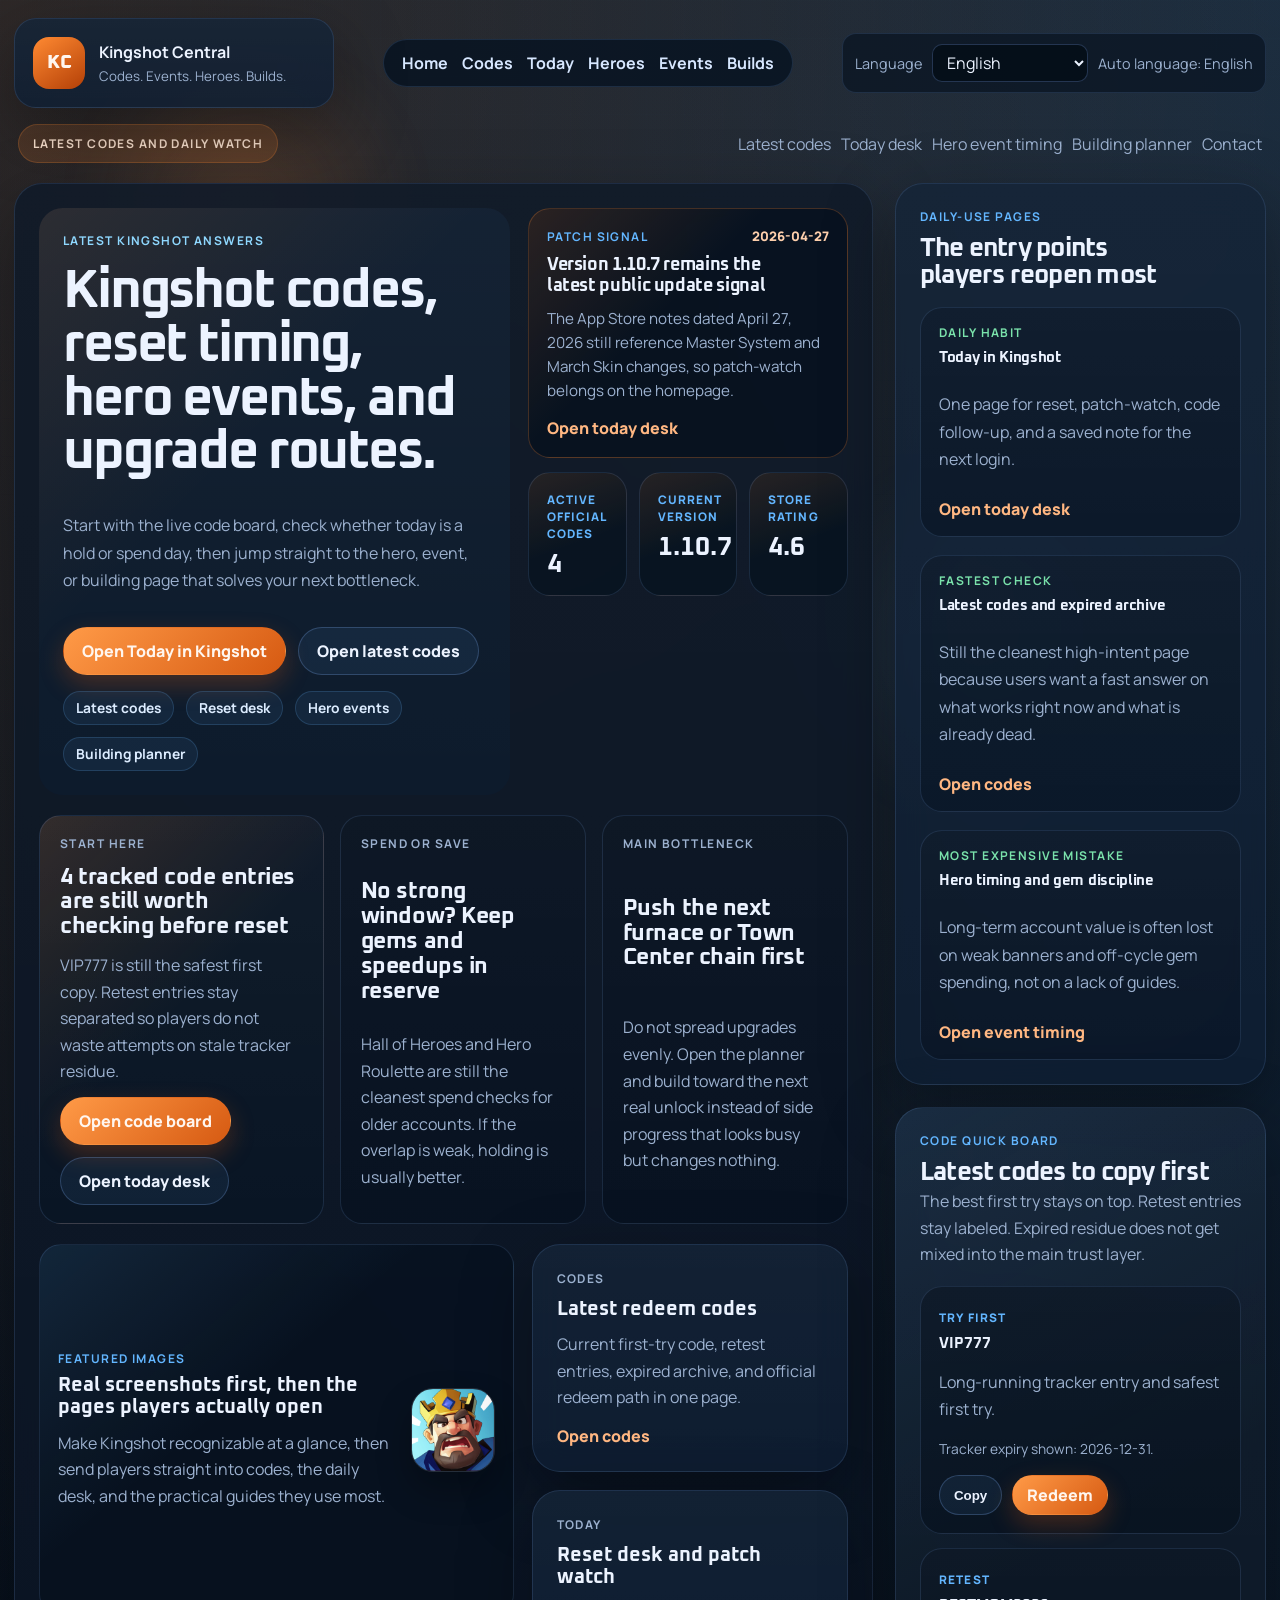
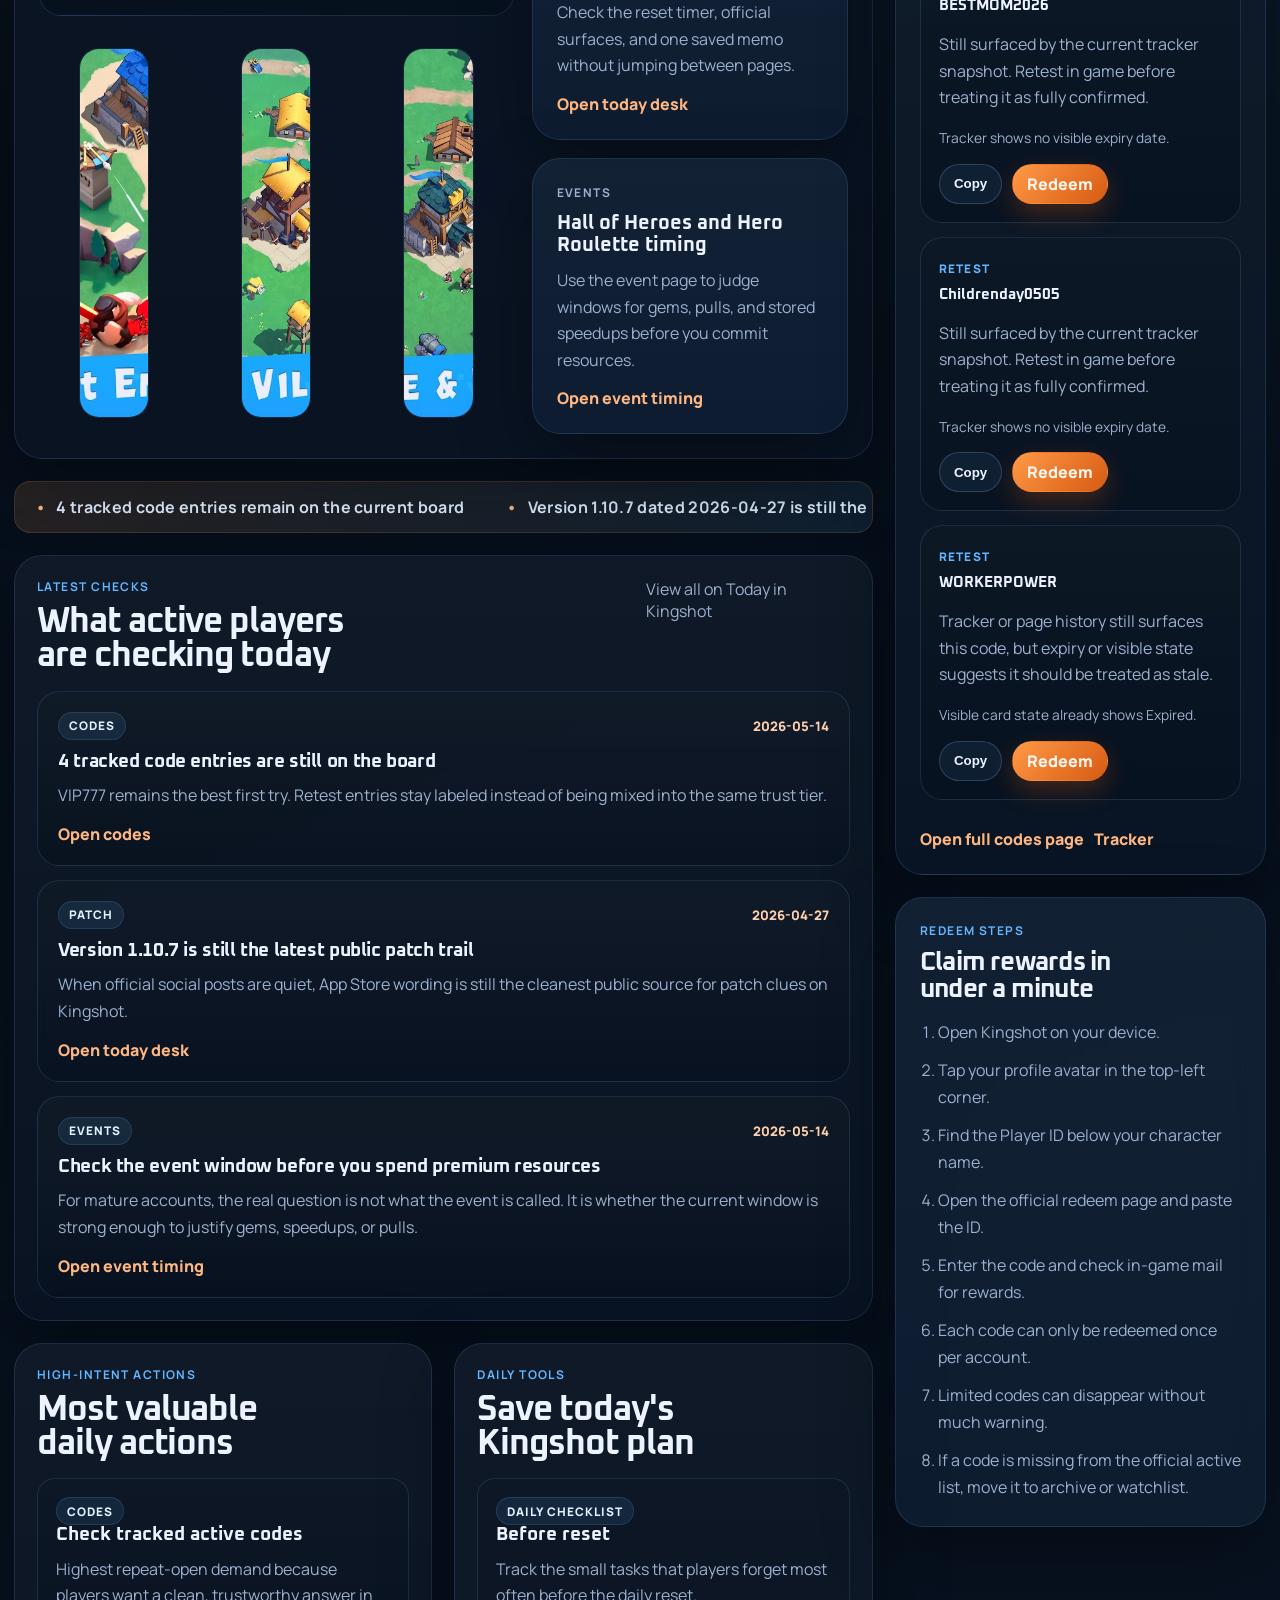
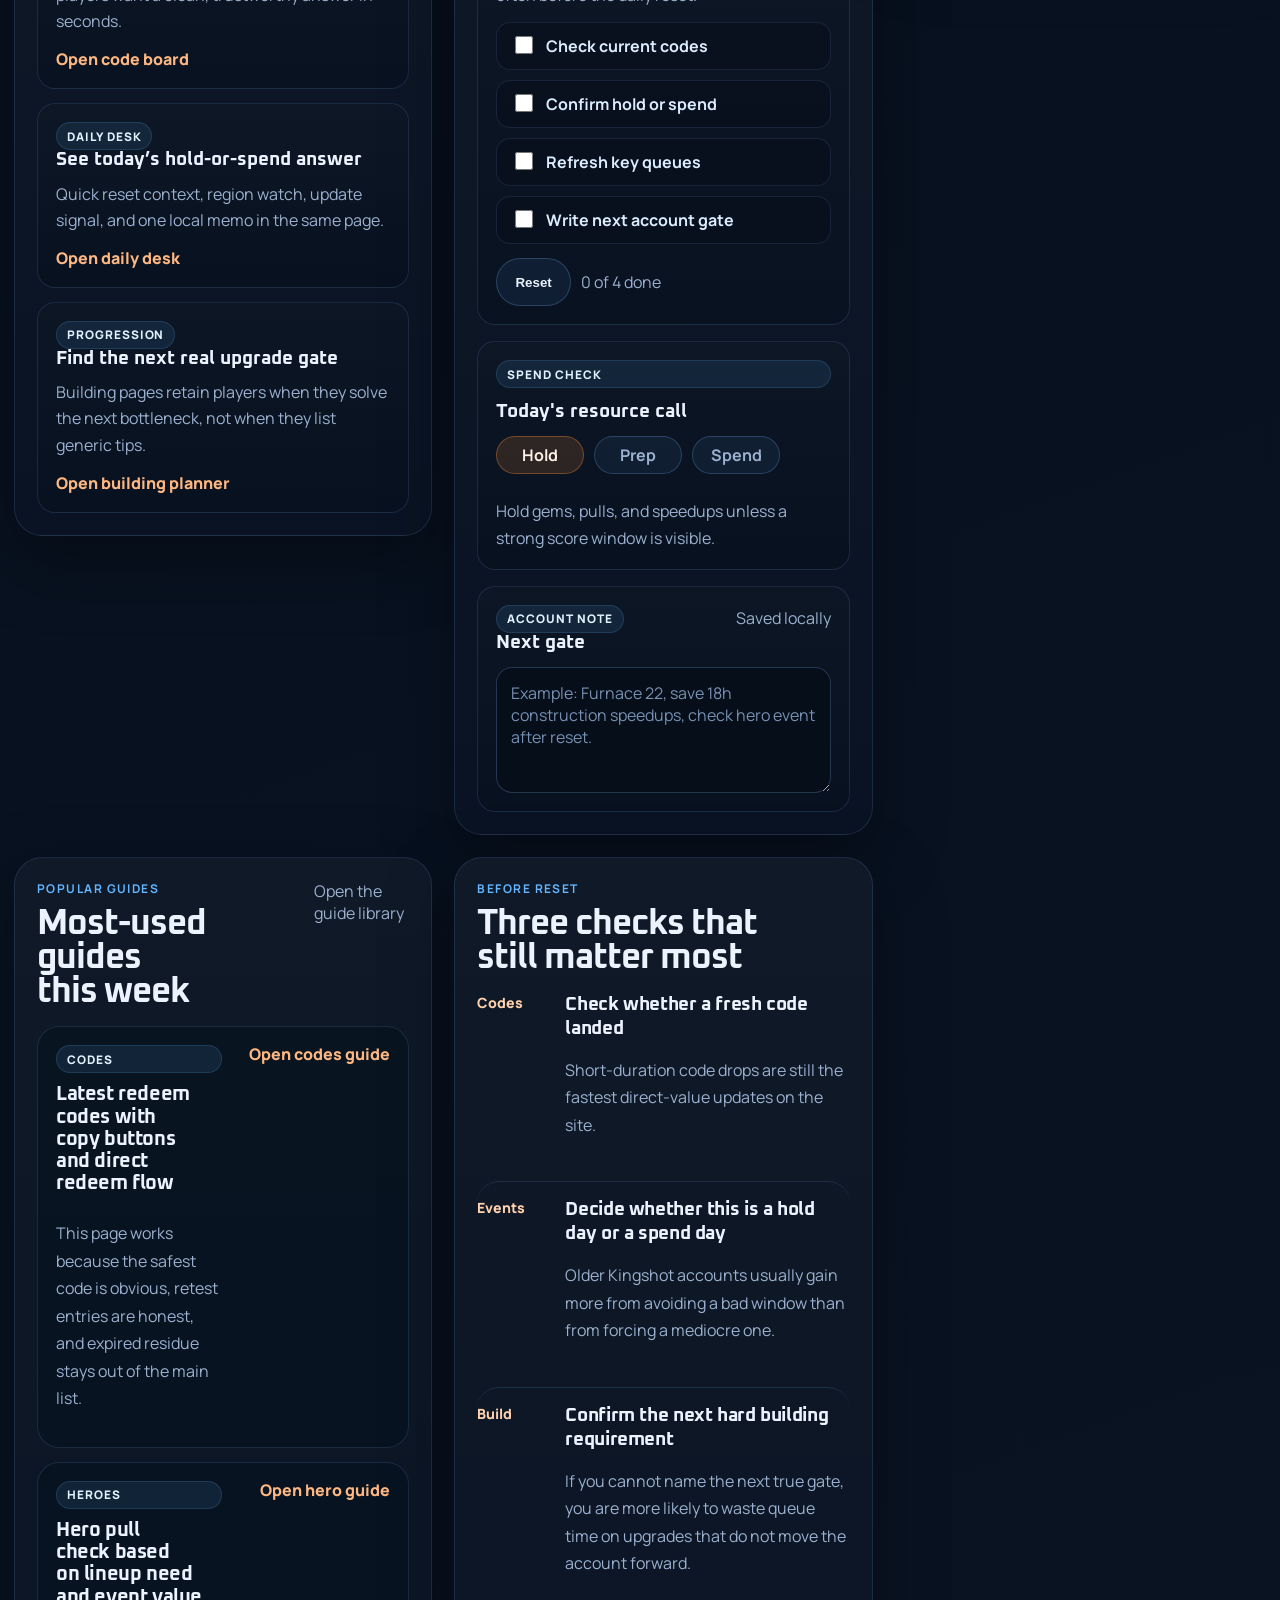
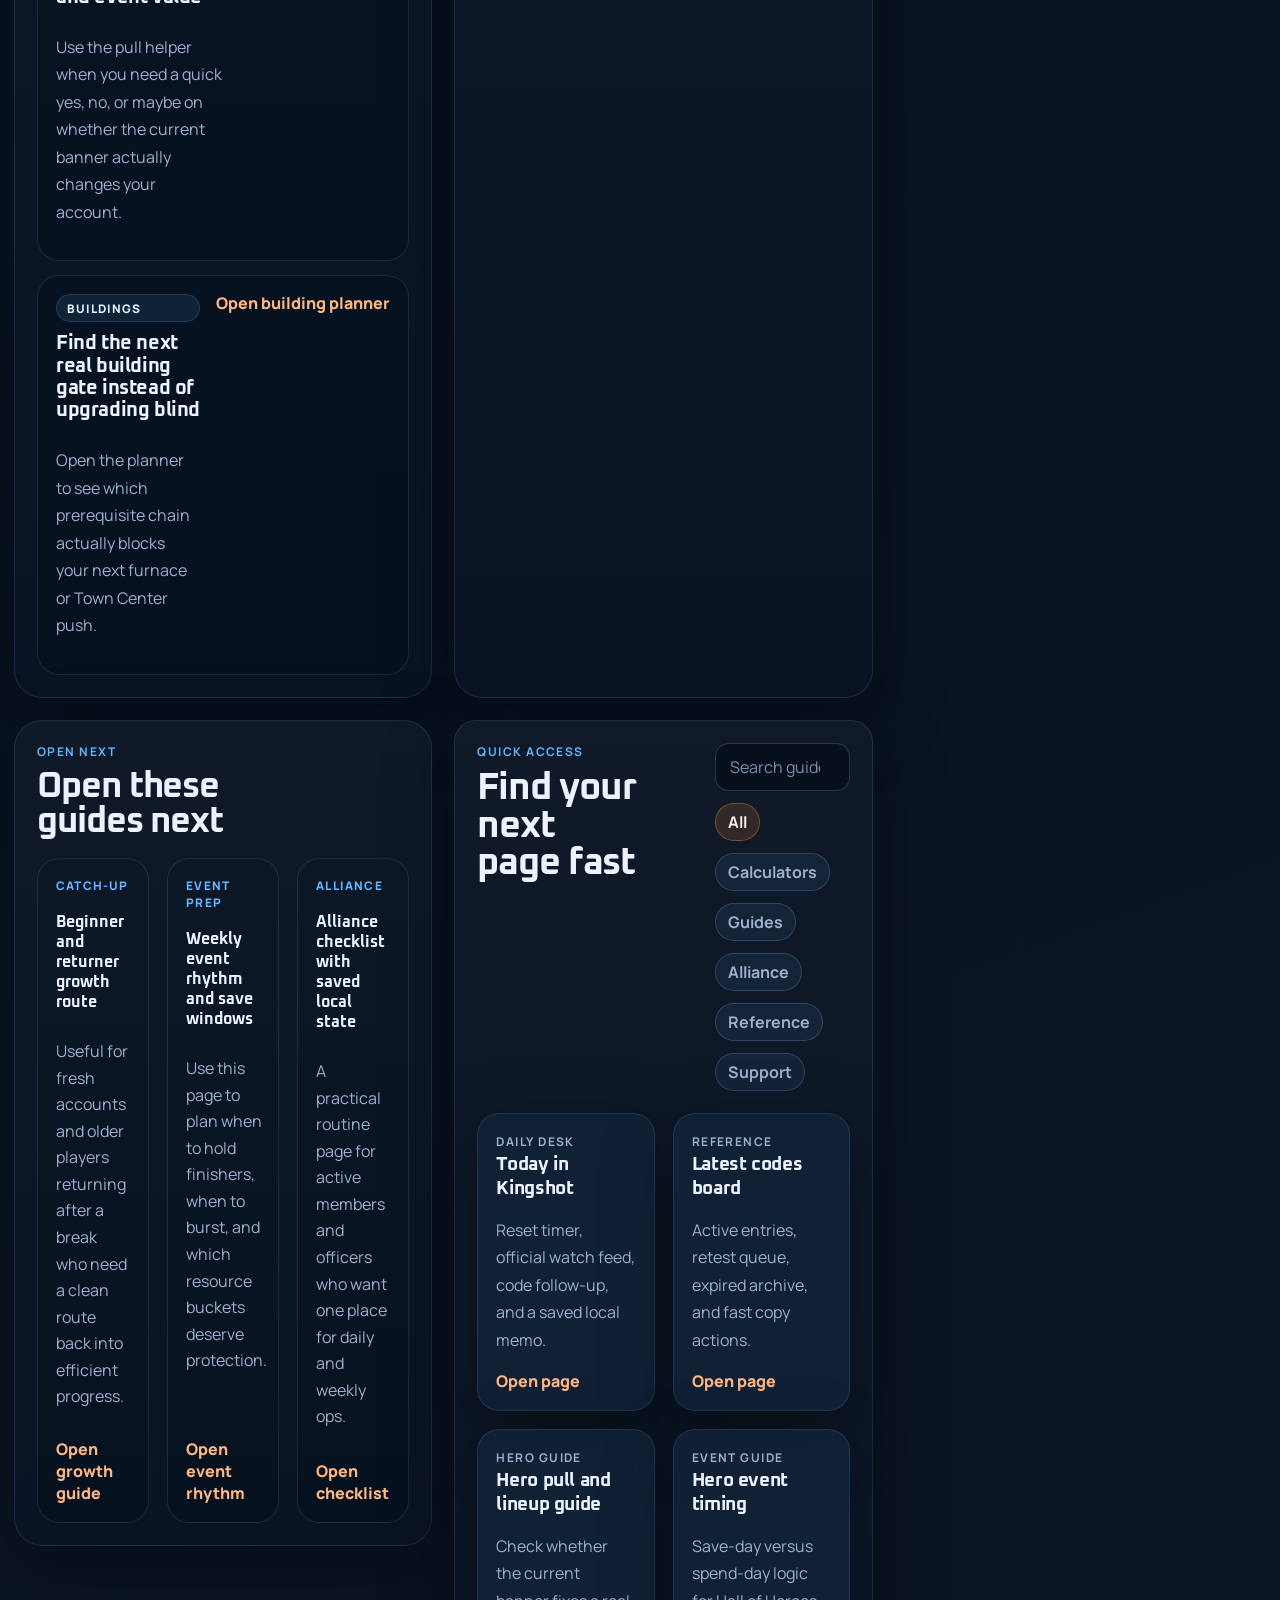
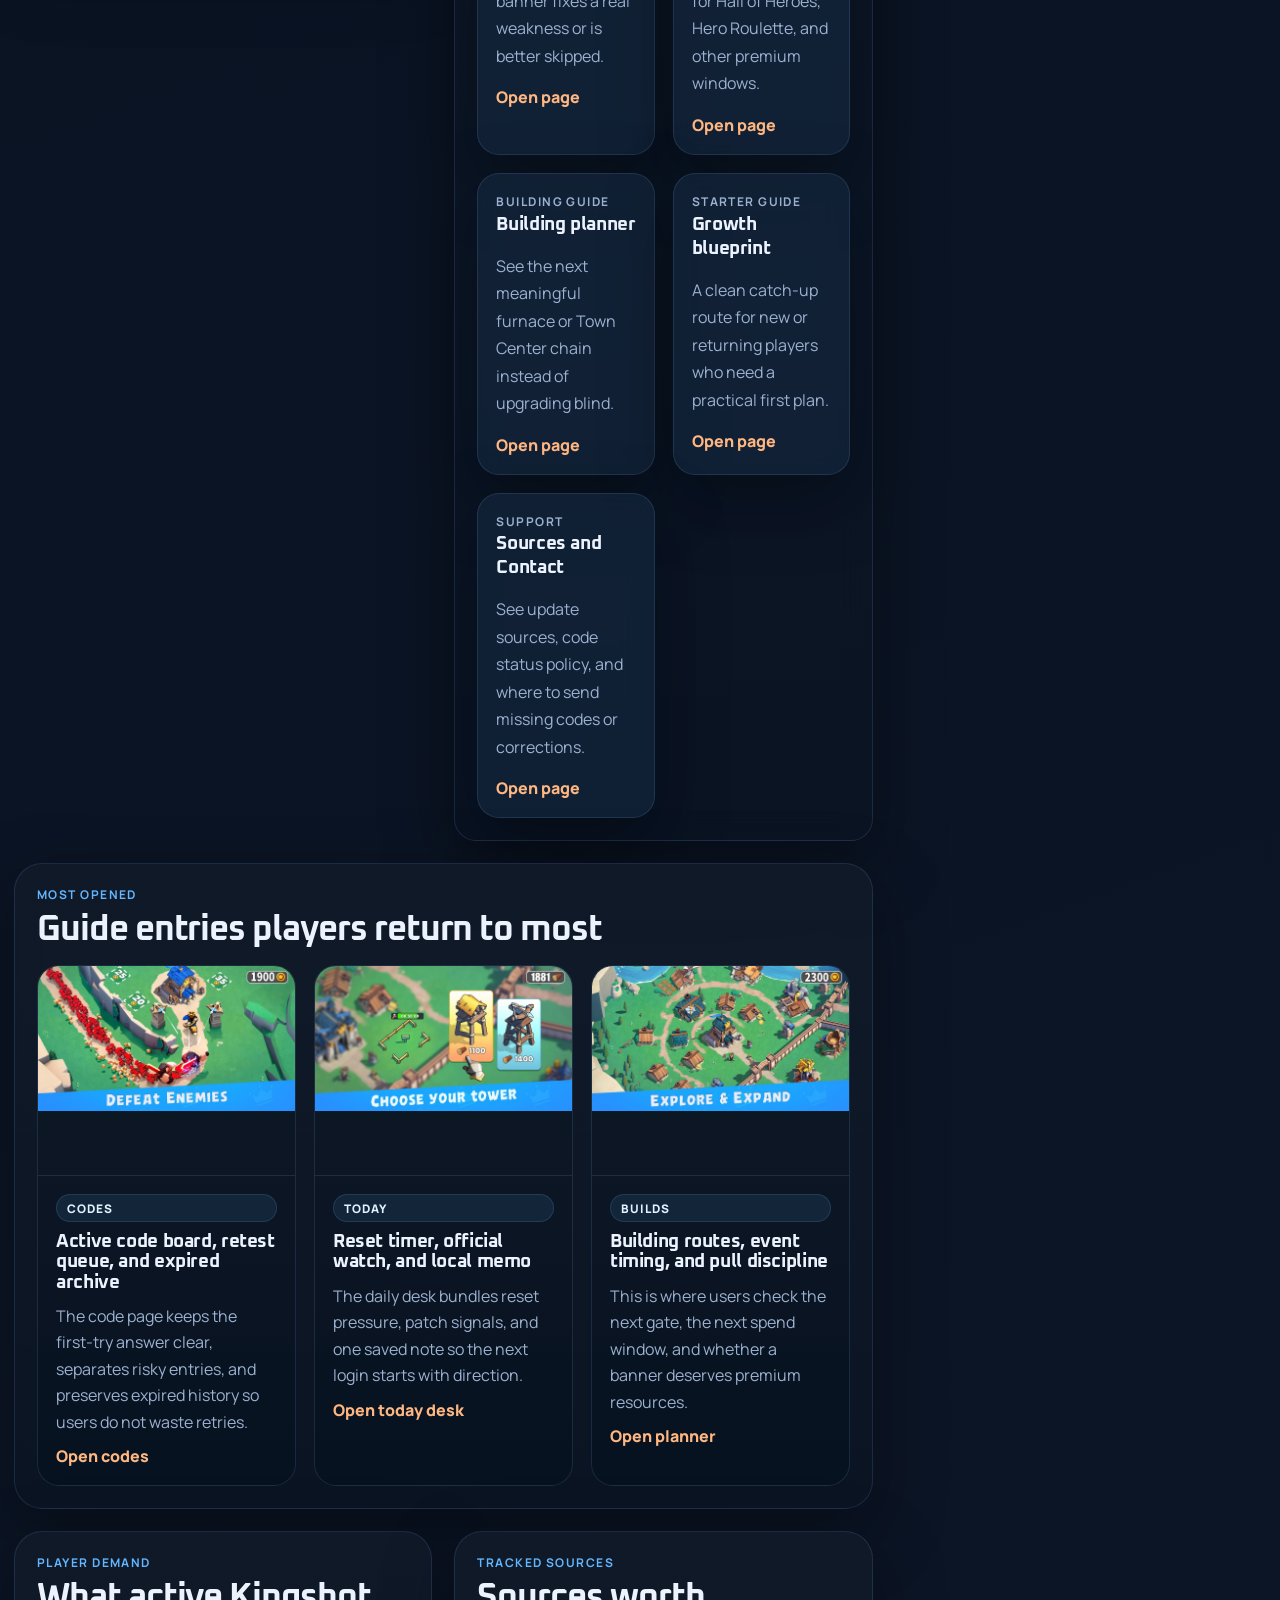
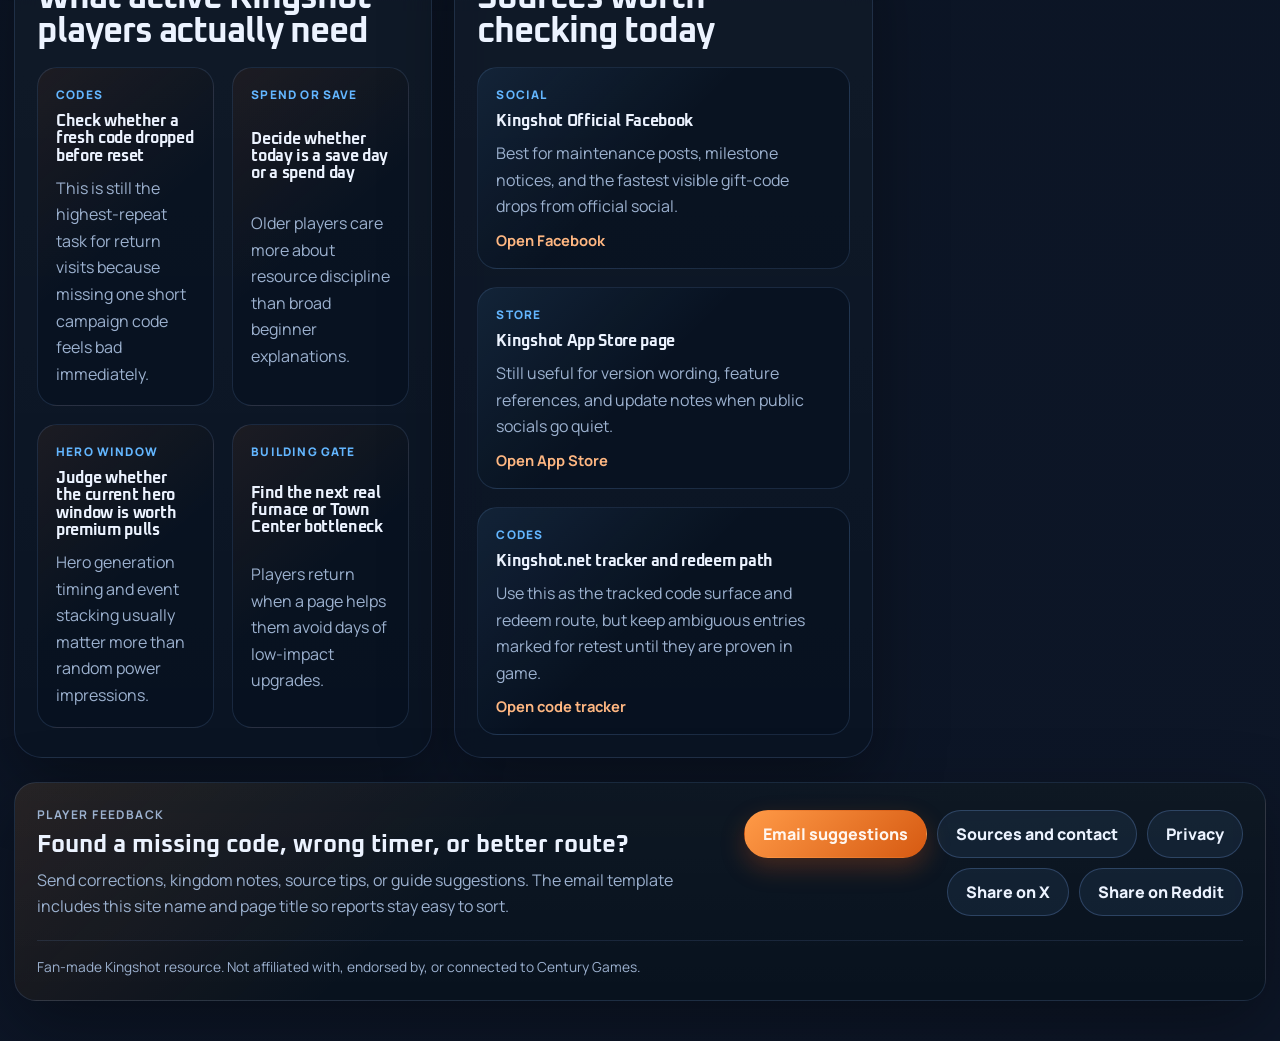
<file: index.html>
<!DOCTYPE html>
<html lang="en">
  <head>
    <meta charset="UTF-8" />
    <meta name="viewport" content="width=device-width, initial-scale=1.0" />
    <title>Kingshot Central | Kingshot News, Codes, and Strategy Guides</title>
    <meta
      name="description"
      content="Kingshot Central is a Kingshot news and strategy portal with official codes, patch tracking, hero guides, event planning, and daily-use progression pages."
    />
    <link rel="canonical" href="https://kings20.top/" />
    <meta property="og:title" content="Kingshot Central | Kingshot Codes, Reset, Heroes, and Builds" />
    <meta property="og:description" content="Check Kingshot codes, daily reset watch, hero event timing, building routes, and alliance tools in one practical player portal." />
    <meta property="og:type" content="website" />
    <meta property="og:url" content="https://kings20.top/" />
    <meta property="og:image" content="https://kings20.top/assets/kingshot-shot-1.webp" />
    <meta name="twitter:card" content="summary_large_image" />
    <meta name="twitter:title" content="Kingshot Central | Codes, Reset, Heroes, and Builds" />
    <meta name="twitter:description" content="A practical Kingshot portal for codes, daily reset checks, hero timing, event planning, and building routes." />
    <meta name="twitter:image" content="https://kings20.top/assets/kingshot-shot-1.webp" />
    <!-- Google Search Console: <meta name="google-site-verification" content="PASTE_GOOGLE_TOKEN_HERE" /> -->
    <!-- Bing Webmaster Tools: <meta name="msvalidate.01" content="PASTE_BING_TOKEN_HERE" /> -->
    <link rel="preconnect" href="https://fonts.googleapis.com" />
    <link rel="preconnect" href="https://fonts.gstatic.com" crossorigin />
    <link
      href="https://fonts.googleapis.com/css2?family=Manrope:wght@400;500;600;700;800&family=Oxanium:wght@500;600;700;800&display=swap"
      rel="stylesheet"
    />
    <link rel="stylesheet" href="./styles.css" />
    <script
      async
      src="https://pagead2.googlesyndication.com/pagead/js/adsbygoogle.js?client=ca-pub-2456404542897668"
      crossorigin="anonymous"
    ></script>
  </head>
  <body class="home-body home-news-body" data-page="home">
    <div class="bg-orb bg-orb-a"></div>
    <div class="bg-orb bg-orb-b"></div>
    <div class="grid-overlay"></div>

    <div class="site-frame">
      <header class="news-header">
        <div class="news-header-main masthead-top">
          <a class="brand-lockup news-brand" href="./index.html">
            <span class="brand-mark">KC</span>
            <span>
              <strong>Kingshot Central</strong>
              <small>Codes. Events. Heroes. Builds.</small>
            </span>
          </a>

          <nav class="news-topnav" aria-label="Primary">
            <a href="./index.html">Home</a>
            <a href="./guides/codes.html">Codes</a>
            <a href="./guides/today.html">Today</a>
            <a href="./guides/hero-meta.html">Heroes</a>
            <a href="./guides/event-core.html">Events</a>
            <a href="./guides/building-planner.html">Builds</a>
          </nav>
        </div>

        <div class="news-subnav">
          <div class="status-pill">Latest codes and daily watch</div>
          <div class="masthead-links">
            <a href="./guides/codes.html">Latest Codes</a>
            <a href="./guides/today.html">Today Desk</a>
              <a href="./guides/event-core.html">Hero Event Timing</a>
              <a href="./guides/building-planner.html">Building Planner</a>
              <a href="./guides/sources-contact.html">Contact</a>
            </div>
        </div>
      </header>

      <main class="news-main-layout">
        <section class="news-primary-column">
          <section class="headline-hero" id="overview">
            <div class="headline-main">
              <div class="headline-story">
                <p class="eyebrow bright">Latest Kingshot answers</p>
                <h1>Kingshot codes, reset timing, hero events, and upgrade routes.</h1>
                <p class="hero-lede">
                  Start with the live code board, check whether today is a hold or spend day, and
                  jump into the guide that solves your next real account bottleneck.
                </p>
                <div class="hero-actions">
                  <a class="button button-primary" href="./guides/today.html">Open Today in Kingshot</a>
                  <a class="button button-secondary" href="./guides/codes.html">Open latest codes</a>
                </div>
                <div class="hero-tags">
                  <span>Latest codes</span>
                  <span>Reset desk</span>
                  <span>Hero events</span>
                  <span>Building planner</span>
                </div>
              </div>
              <aside class="headline-side">
                <div class="hero-mini-grid"></div>
              </aside>
            </div>

            <section class="hero-quick-answers">
              <article class="answer-card answer-card-primary">
                <p class="section-kicker">Answer first</p>
                <h2>Check the code board before reset.</h2>
                <p class="answer-copy">Start with the latest codes, then decide whether this is a save day or a spend day, then confirm the next hard upgrade gate.</p>
                <div class="answer-actions">
                  <a class="button button-primary" href="./guides/codes.html">Check code board</a>
                  <a class="button button-secondary" href="./guides/today.html">Open daily desk</a>
                </div>
              </article>

              <article class="answer-card">
                <p class="section-kicker">Spend or save</p>
                <h2>Hold resources when the window is weak.</h2>
                <p>For older accounts, the biggest mistake is still spending gems, pulls, or speedups outside a strong hero or score window.</p>
              </article>

              <article class="answer-card">
                <p class="section-kicker">Main bottleneck</p>
                <h2>Push the next real building chain.</h2>
                <p>Open the planner when you need the next furnace or Town Center route, not another vague list of generic upgrade tips.</p>
              </article>
            </section>

            <div class="headline-media-strip">
              <div class="headline-media-main">
                <div class="command-center"></div>
              </div>
              <aside class="headline-media-rail">
                <article class="glass-card promo-card promo-codes-card">
                  <p class="section-kicker">Codes</p>
                  <h2>Latest redeem codes</h2>
                  <p>Copy the safest current codes first, then review retest entries and the expired archive.</p>
                  <a class="card-link" href="./guides/codes.html">Open codes</a>
                </article>

                <article class="glass-card promo-card promo-today-card">
                  <p class="section-kicker">Today</p>
                  <h2>Reset desk and patch watch</h2>
                  <p>See the reset timer, official watch layer, and your next daily priority in one place.</p>
                  <a class="card-link" href="./guides/today.html">Open daily desk</a>
                </article>

                <article class="glass-card promo-card promo-news-card">
                  <p class="section-kicker">Event guide</p>
                  <h2>Hall of Heroes and Hero Roulette timing</h2>
                  <p>Check whether the current event window is strong enough to justify gems, pulls, or speedups.</p>
                  <a class="card-link" href="./guides/event-core.html">Open event timing</a>
                </article>
              </aside>
            </div>
          </section>

          <section class="ticker-bar" aria-label="Site highlights">
            <div class="ticker-track">
              <span>Official codes page still shows 4 active entries</span>
              <span>Version 1.10.7 dated April 27, 2026 is still the newest store signal</span>
              <span>Player ID redeem steps are documented in the codes guide</span>
            </div>
          </section>

          <section class="news-section top-news-panel">
            <div class="section-head">
              <div>
                <p class="section-kicker">Latest watch</p>
                <h2>Latest Kingshot watch</h2>
              </div>
              <a class="text-link" href="./guides/today.html">View all update notes</a>
            </div>
            <div class="top-news-list"></div>
          </section>

          <section class="news-grid-two core-utility-grid">
            <section class="news-section utility-priority-panel">
              <div class="section-head">
                <div>
                  <p class="section-kicker">High-intent actions</p>
                  <h2>Most valuable daily actions</h2>
                </div>
              </div>
              <div class="priority-action-grid">
                <article class="priority-action-card">
                  <span class="feature-label">Codes</span>
                  <h3>Check tracked active codes</h3>
                  <p>Highest repeat-open demand because players want a clean, trustworthy answer in seconds.</p>
                  <a class="feature-link" href="./guides/codes.html">Open code board</a>
                </article>
                <article class="priority-action-card">
                  <span class="feature-label">Daily desk</span>
                  <h3>See today’s hold-or-spend answer</h3>
                  <p>Quick reset context, region watch, update signal, and one local memo in the same page.</p>
                  <a class="feature-link" href="./guides/today.html">Open daily desk</a>
                </article>
                <article class="priority-action-card">
                  <span class="feature-label">Progression</span>
                  <h3>Find the next real upgrade gate</h3>
                  <p>Building pages retain players when they solve the next bottleneck, not when they list generic tips.</p>
                  <a class="feature-link" href="./guides/building-planner.html">Open building planner</a>
                </article>
              </div>
            </section>

            <section class="news-section daily-tools-panel" data-home-daily-tools>
              <div class="section-head">
                <div>
                  <p class="section-kicker">Daily tools</p>
                  <h2>Save today's Kingshot plan</h2>
                </div>
              </div>
              <div class="home-tool-stack">
                <article class="home-tool-card home-checklist-card">
                  <div>
                    <span class="feature-label">Daily checklist</span>
                    <h3>Before reset</h3>
                    <p>Track the small tasks that players forget most often before the daily reset.</p>
                  </div>
                  <div class="home-mini-checklist" data-home-checklist="kingshot-home-daily">
                    <label><input type="checkbox" data-item="codes" /> Check current codes</label>
                    <label><input type="checkbox" data-item="reset" /> Confirm hold or spend</label>
                    <label><input type="checkbox" data-item="queues" /> Refresh key queues</label>
                    <label><input type="checkbox" data-item="memo" /> Write next account gate</label>
                  </div>
                  <div class="home-tool-actions">
                    <button class="button button-secondary" type="button" id="home-reset-checklist">Reset</button>
                    <span class="memo-status" id="home-checklist-status">0 of 4 done</span>
                  </div>
                </article>

                <article class="home-tool-card home-decision-card">
                  <span class="feature-label">Spend check</span>
                  <h3>Today's resource call</h3>
                  <div class="home-decision-controls">
                    <button class="chip active" type="button" data-home-plan="hold">Hold</button>
                    <button class="chip" type="button" data-home-plan="prep">Prep</button>
                    <button class="chip" type="button" data-home-plan="spend">Spend</button>
                  </div>
                  <p id="home-plan-result">Hold gems, pulls, and speedups unless a strong score window is visible.</p>
                </article>

                <article class="home-tool-card home-note-card">
                  <div class="section-head compact-section-head">
                    <div>
                      <span class="feature-label">Account note</span>
                      <h3>Next gate</h3>
                    </div>
                    <span class="memo-status" id="home-note-status">Saved locally</span>
                  </div>
                  <textarea id="home-note" class="home-note-field" placeholder="Example: Furnace 22, save 18h construction speedups, check hero event after reset."></textarea>
                </article>
              </div>
            </section>
          </section>

          <section class="news-grid-two">
            <section class="news-section feature-stack" id="guides">
              <div class="section-head">
                <div>
                  <p class="section-kicker">Popular guides</p>
                  <h2>Most-read pages this week</h2>
                </div>
                <a class="text-link" href="./guides/hero-meta.html">Browse all guides</a>
              </div>
              <div class="feature-list"></div>
            </section>

            <section class="news-section updates-panel" id="updates">
              <div class="section-head">
                <div>
                  <p class="section-kicker">Update desk</p>
                  <h2>What changed and why it matters</h2>
                </div>
              </div>
              <div class="update-list"></div>
            </section>
          </section>

          <section class="news-grid-two secondary-news-grid">
            <section class="news-section spotlight-panel">
              <div class="section-head">
                <div>
                  <p class="section-kicker">Must-read topics</p>
                  <h2>Strategy topics worth opening next</h2>
                </div>
              </div>
              <div class="spotlight-grid"></div>
            </section>

            <section class="news-section tools-hub compact-tools-hub" id="featured-tools">
              <div class="hub-header">
                <div>
                  <p class="section-kicker">Tool hub</p>
                  <h2>Find the right page in a few seconds</h2>
                </div>
                <div class="tool-filters">
                  <input
                    id="tool-search"
                    class="tool-search"
                    type="search"
                    placeholder="Search tools, guides, and reference pages"
                  />
                  <div class="chip-row">
                    <button class="chip active" data-filter="all" type="button">All</button>
                    <button class="chip" data-filter="calculator" type="button">Calculators</button>
                    <button class="chip" data-filter="guide" type="button">Guides</button>
                <button class="chip" data-filter="alliance" type="button">Alliance</button>
                <button class="chip" data-filter="reference" type="button">Reference</button>
                <button class="chip" data-filter="support" type="button">Support</button>
              </div>
            </div>
              </div>

              <div class="tool-grid" id="tool-grid">
                <article class="tool-card" data-tags="guide alliance daily tracker officer operations today reset memo region update">
                  <p class="tool-type">Daily desk</p>
                  <h3>Today in Kingshot</h3>
                  <p>Reset countdown, official watch feed, current focus, and a saved local memo.</p>
                  <a href="./guides/today.html">Open page</a>
                </article>

                <article class="tool-card" data-tags="reference codes redeem archive gift latest">
                  <p class="tool-type">Reference</p>
                  <h3>Latest Codes Archive</h3>
                  <p>Working and expired codes with dates, notes, and fast copy buttons.</p>
                  <a href="./guides/codes.html">Open page</a>
                </article>

                <article class="tool-card" data-tags="guide heroes meta lineup gem priorities pull">
                  <p class="tool-type">Hero guide</p>
                  <h3>Hero Meta and Priorities</h3>
                  <p>What to pull, what to skip, and how to think by generation and role.</p>
                  <a href="./guides/hero-meta.html">Open page</a>
                </article>

                <article class="tool-card" data-tags="guide events hall heroes roulette gems marks">
                  <p class="tool-type">Event guide</p>
                  <h3>Hall of Heroes and Hero Roulette</h3>
                  <p>Weekly windows, gem logic, and which events deserve saved resources.</p>
                  <a href="./guides/event-core.html">Open page</a>
                </article>

                <article class="tool-card" data-tags="calculator reference buildings furnace planner requirements town center build">
                  <p class="tool-type">Building guide</p>
                  <h3>Building Planner</h3>
                  <p>Town Center chain, military supports, and the upgrade order that matters most.</p>
                  <a href="./guides/building-planner.html">Open page</a>
                </article>

                <article class="tool-card" data-tags="guide beginner growth progression account">
                  <p class="tool-type">Starter guide</p>
                  <h3>Beginner Growth Blueprint</h3>
                  <p>What to rush, what to save, and how to avoid wasting early resources.</p>
                  <a href="./guides/beginner-growth.html">Open page</a>
                </article>

                <article class="tool-card" data-tags="support contact sources feedback corrections official">
                  <p class="tool-type">Support</p>
                  <h3>Sources and Contact</h3>
                  <p>See update sources, code status policy, and where to send missing codes or corrections.</p>
                  <a href="./guides/sources-contact.html">Open page</a>
                </article>
              </div>
            </section>
          </section>

          <section class="news-section visual-briefing-panel">
            <div class="section-head">
              <div>
                <p class="section-kicker">Featured</p>
                <h2>Game screenshots and key guide entries</h2>
              </div>
            </div>
            <div class="visual-briefing-grid"></div>
          </section>

          <section class="news-grid-two editorial-depth-grid">
            <section class="news-section player-needs-panel">
              <div class="section-head">
                <div>
                  <p class="section-kicker">Core guides</p>
                  <h2>Priority topics to keep updated</h2>
                </div>
              </div>
              <div class="player-needs-grid"></div>
            </section>

            <section class="news-section source-watch-panel">
              <div class="section-head">
                <div>
                  <p class="section-kicker">Official channels</p>
                  <h2>Main sources for updates and code tracking</h2>
                </div>
              </div>
              <div class="source-watch-grid"></div>
            </section>
          </section>
        </section>

        <aside class="news-sidebar-column">
          <section class="glass-card sidebar-module sidebar-live-module" id="database">
            <div class="section-head">
              <div>
                <p class="section-kicker">Most opened pages</p>
                <h2>High-frequency entry points</h2>
              </div>
            </div>
            <div class="database-grid"></div>
          </section>

          <section class="glass-card sidebar-module live-ops-panel">
            <div class="section-head">
              <div>
                <p class="section-kicker">Official codes</p>
                <h2>Check the current active code list first</h2>
              </div>
            </div>
            <div class="ops-cards">
              <div class="ops-card">
                <span class="ops-label">Codes</span>
                <strong>Official active entries</strong>
                  <p>Direct path into one of the highest-repeat pages on the site.</p>
                <a class="card-link" href="./guides/codes.html">Open codes</a>
              </div>
            </div>
          </section>

          <section class="glass-card sidebar-module roadmap-panel">
            <div class="section-head">
              <div>
                <p class="section-kicker">Redeem steps</p>
                <h2>How players find Player ID and claim codes</h2>
              </div>
            </div>
            <ol class="build-order"></ol>
          </section>
        </aside>
      </main>

      <section class="ad-slot ad-leaderboard homepage-ad-band" aria-label="Advertisement" data-ad-slot="home_leaderboard" data-ad-format="auto" hidden>
        <span class="ad-slot-label" data-i18n="shared.adLabel">Advertisement</span>
        <div class="ad-slot-inner"></div>
      </section>
    </div>

    <nav class="mobile-dock" aria-label="Mobile quick actions">
      <a href="./index.html">Home</a>
      <a href="./guides/today.html">Today</a>
      <a href="./guides/codes.html">Codes</a>
      <a href="./guides/hero-meta.html">Heroes</a>
      <a href="./guides/event-core.html">Events</a>
    </nav>

    <script src="./site-data.js"></script>
    <script src="./site-config.js"></script>
    <script src="./i18n.js"></script>
    <script src="./home.js"></script>
    <script src="./ads-config.js"></script>
    <script src="./ads.js"></script>
    <script src="./site-schema.js"></script>
    <script src="./site-footer.js"></script>
  </body>
</html>
</file>
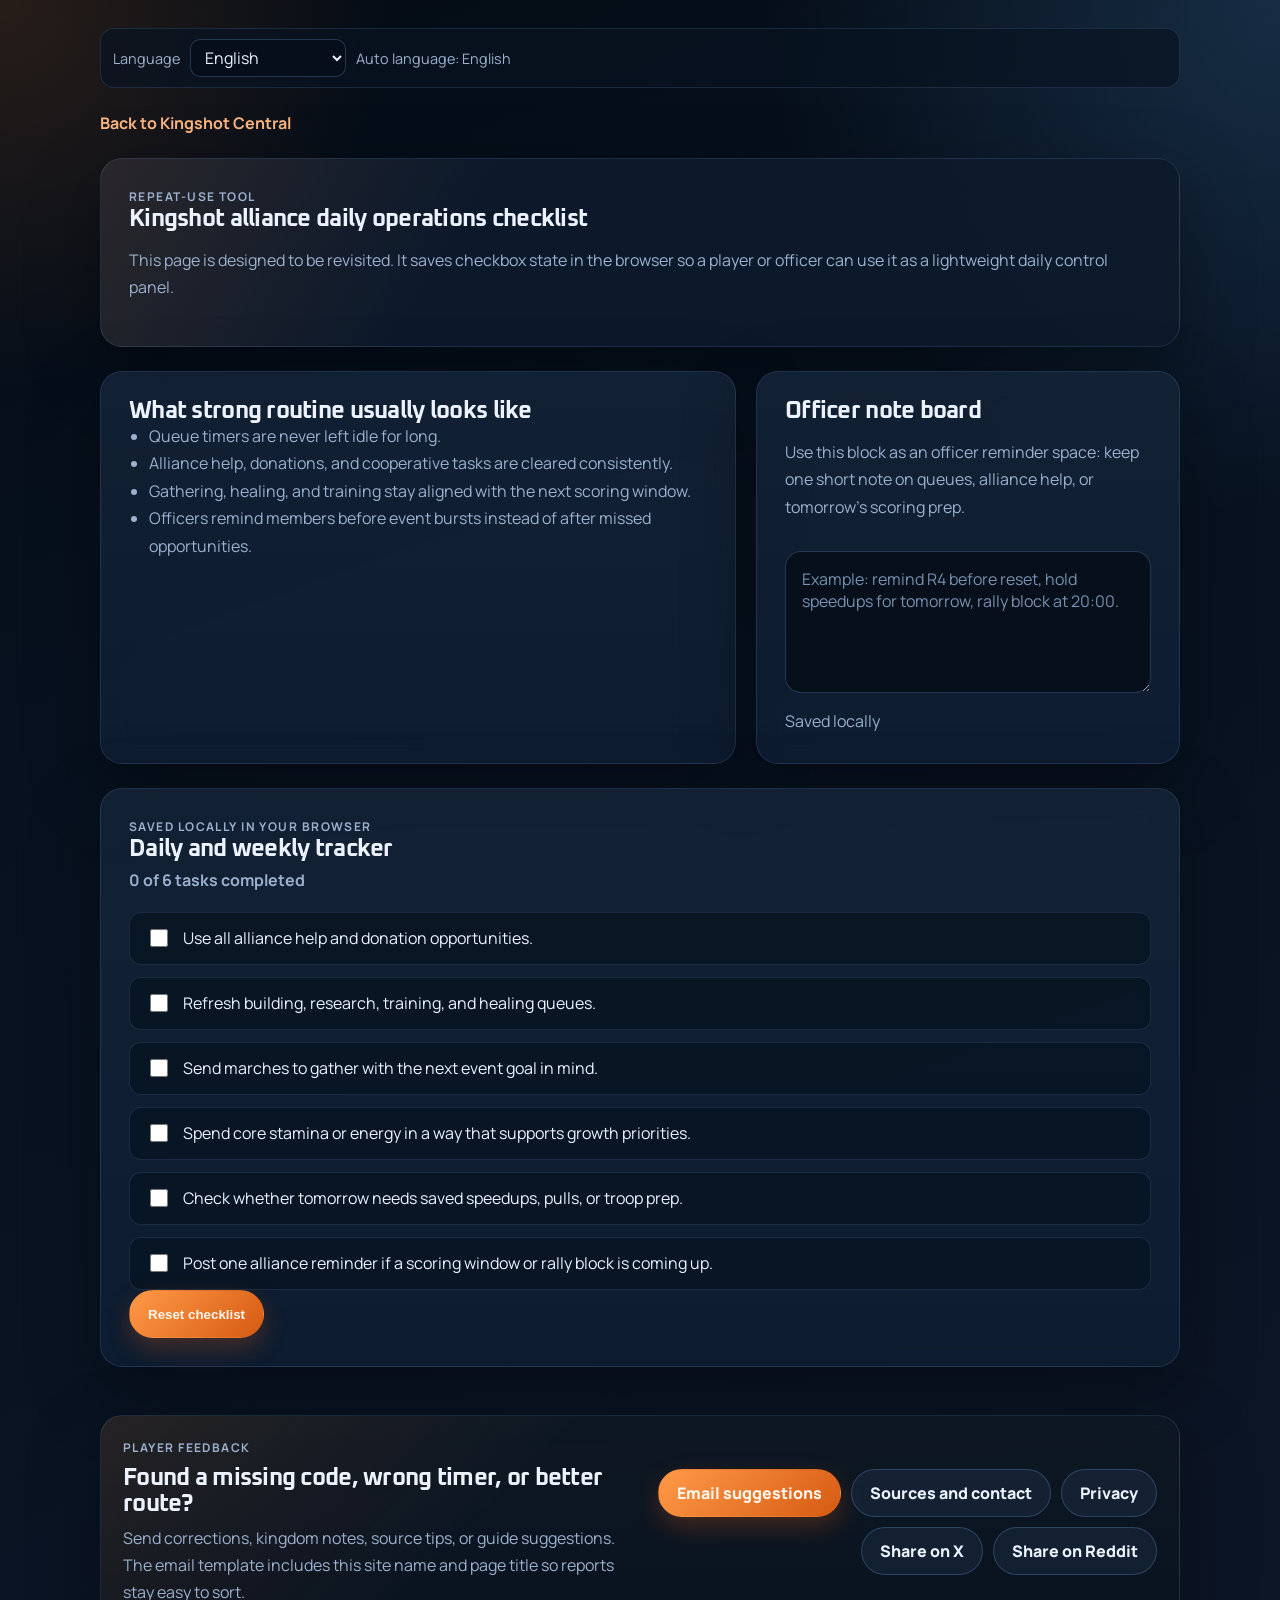
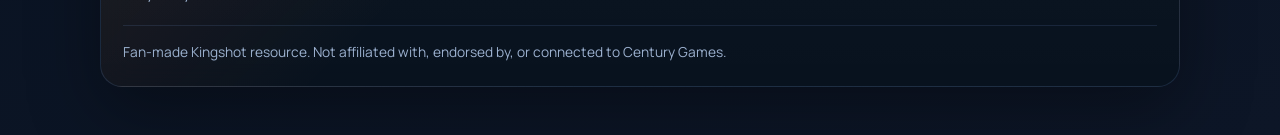
<file: guides/alliance-ops.html>
<!DOCTYPE html>
<html lang="en">
  <head>
    <meta charset="UTF-8" />
    <meta name="viewport" content="width=device-width, initial-scale=1.0" />
    <title>Kingshot Alliance Daily Ops Checklist</title>
    <meta
      name="description"
      content="A repeat-use Kingshot daily and weekly alliance operations checklist with local browser saving for players and officers."
    />
    <link rel="canonical" href="https://kings20.top/guides/alliance-ops.html" />
    <meta property="og:title" content="Kingshot Alliance Daily Ops Checklist" />
    <meta property="og:description" content="Use a browser-saved Kingshot alliance checklist for rallies, helps, donations, events, and officer reminders." />
    <meta property="og:type" content="article" />
    <meta property="og:url" content="https://kings20.top/guides/alliance-ops.html" />
    <meta name="twitter:card" content="summary" />
    <link rel="preconnect" href="https://fonts.googleapis.com" />
    <link rel="preconnect" href="https://fonts.gstatic.com" crossorigin />
    <link
      href="https://fonts.googleapis.com/css2?family=Manrope:wght@400;500;600;700;800&family=Oxanium:wght@500;600;700;800&display=swap"
      rel="stylesheet"
    />
    <link rel="stylesheet" href="../styles.css" />
    <script
      async
      src="https://pagead2.googlesyndication.com/pagead/js/adsbygoogle.js?client=ca-pub-2456404542897668"
      crossorigin="anonymous"
    ></script>
  </head>
  <body data-page="alliance">
    <div class="page-shell guide-layout">
      <a class="back-link" href="../index.html" data-i18n="shared.backToHome">Back to Kingshot Central</a>
      <article class="intro-card">
        <p class="eyebrow" data-i18n="alliance.introEyebrow">Repeat-use tool</p>
        <h1 data-i18n="alliance.introTitle">Kingshot alliance daily operations checklist</h1>
        <p data-i18n="alliance.introBody">
          This page is designed to be revisited. It saves checkbox state in the browser so a player or officer can use it as a lightweight daily control panel.
        </p>
      </article>

      <section class="ad-slot ad-inline" aria-label="Advertisement" data-ad-slot="alliance_inline_top" data-ad-format="auto" hidden>
        <span class="ad-slot-label" data-i18n="shared.adLabel">Advertisement</span>
        <div class="ad-slot-inner"></div>
      </section>

      <div class="split">
        <article>
          <h2 data-i18n="alliance.routineTitle">What strong routine usually looks like</h2>
          <ul>
            <li data-i18n="alliance.routineItems.0">Queue timers are never left idle for long.</li>
            <li data-i18n="alliance.routineItems.1">Alliance help, donations, and cooperative tasks are cleared consistently.</li>
            <li data-i18n="alliance.routineItems.2">Gathering, healing, and training stay aligned with the next scoring window.</li>
            <li data-i18n="alliance.routineItems.3">Officers remind members before event bursts instead of after missed opportunities.</li>
          </ul>
        </article>

        <article class="note-card alliance-officer-note-card">
          <h2 data-i18n="alliance.retentionTitle">Officer note board</h2>
          <p data-i18n="alliance.retentionBody">
            Use this block to keep one short officer reminder in mind: who needs help, which queues must not idle, and whether tomorrow needs rally or scoring prep.
          </p>
          <textarea
            id="officer-note"
            class="memo-field officer-note-field"
            placeholder="Example: remind R4 before reset, hold speedups for tomorrow, rally block at 20:00."
          ></textarea>
          <span class="memo-status" id="officer-note-status">Saved locally</span>
        </article>
      </div>

      <article class="tracker-card" id="tracker">
        <p class="eyebrow" data-i18n="alliance.trackerEyebrow">Saved locally in your browser</p>
        <h2 data-i18n="alliance.trackerTitle">Daily and weekly tracker</h2>
        <p class="tracker-summary" id="tracker-summary">0 of 6 tasks completed</p>
        <div class="tracker-list" data-tracker="kingshot-daily">
          <label class="tracker-item">
            <input type="checkbox" data-item="alliance-help" />
            <span data-i18n="alliance.trackerItems.0">Use all alliance help and donation opportunities.</span>
          </label>
          <label class="tracker-item">
            <input type="checkbox" data-item="queues" />
            <span data-i18n="alliance.trackerItems.1">Refresh building, research, training, and healing queues.</span>
          </label>
          <label class="tracker-item">
            <input type="checkbox" data-item="gathering" />
            <span data-i18n="alliance.trackerItems.2">Send marches to gather with the next event goal in mind.</span>
          </label>
          <label class="tracker-item">
            <input type="checkbox" data-item="stamina" />
            <span data-i18n="alliance.trackerItems.3">Spend core stamina or energy in a way that supports growth priorities.</span>
          </label>
          <label class="tracker-item">
            <input type="checkbox" data-item="event-prep" />
            <span data-i18n="alliance.trackerItems.4">Check whether tomorrow needs saved speedups, pulls, or troop prep.</span>
          </label>
          <label class="tracker-item">
            <input type="checkbox" data-item="officer-note" />
            <span data-i18n="alliance.trackerItems.5">Post one alliance reminder if a scoring window or rally block is coming up.</span>
          </label>
        </div>
        <div class="tracker-actions">
          <button class="button button-primary" type="button" id="reset-tracker" data-i18n="alliance.trackerReset">Reset checklist</button>
          <span class="tracker-feedback" id="tracker-feedback" aria-live="polite"></span>
        </div>
      </article>

      <section class="ad-slot ad-multiplex" aria-label="Advertisement" data-ad-slot="alliance_multiplex_bottom" data-ad-format="autorelaxed" hidden>
        <span class="ad-slot-label" data-i18n="alliance.bottomAdLabel">Sponsored</span>
        <div class="ad-slot-inner"></div>
      </section>
    </div>
    <script src="../site-config.js"></script>
    <script src="../i18n.js"></script>
    <script src="../tracker.js"></script>
    <script src="../ads-config.js"></script>
    <script src="../ads.js"></script>
    <script src="../site-schema.js"></script>
    <script src="../site-footer.js"></script>
  </body>
</html>
</file>
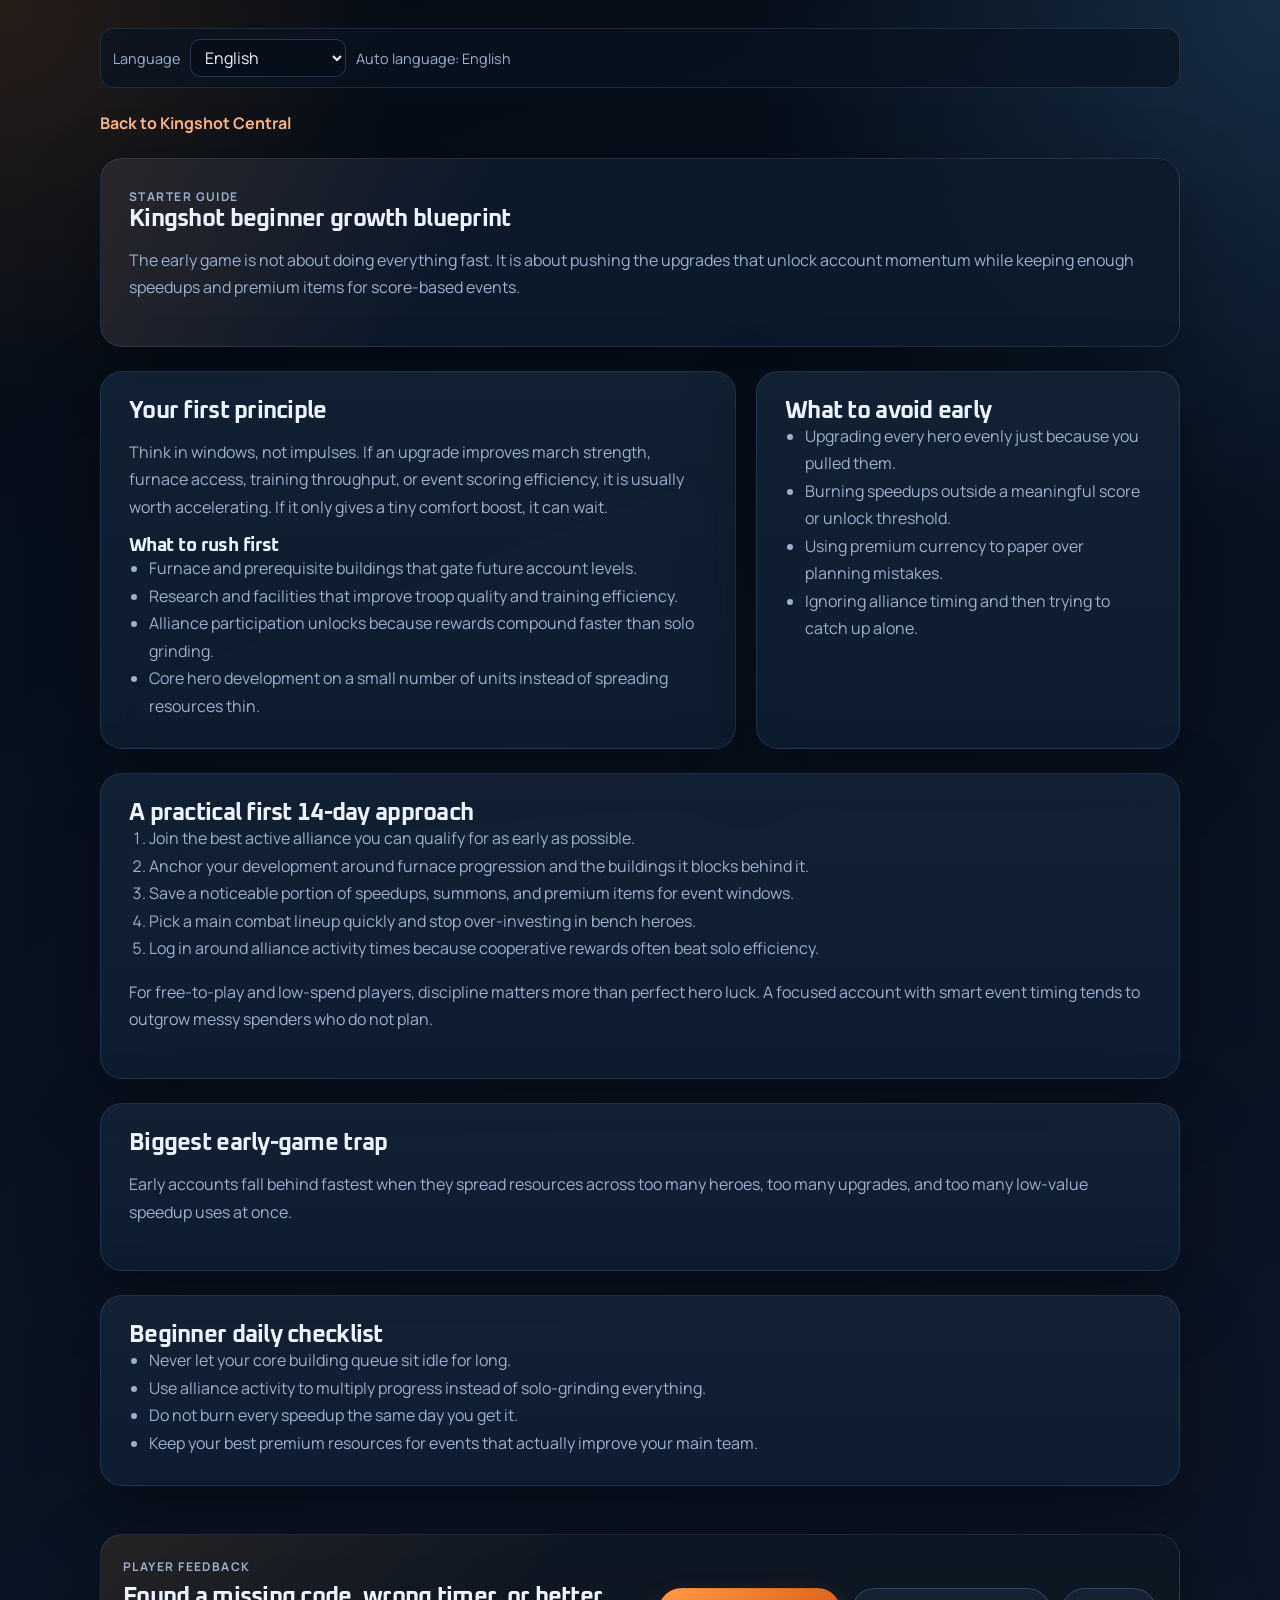
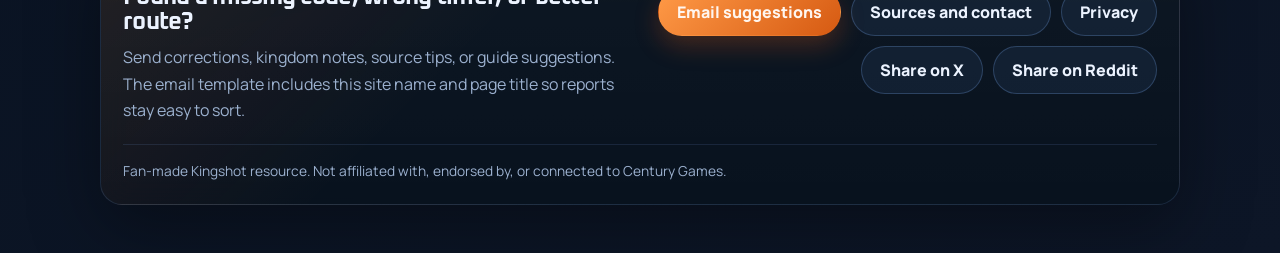
<file: guides/beginner-growth.html>
<!DOCTYPE html>
<html lang="en">
  <head>
    <meta charset="UTF-8" />
    <meta name="viewport" content="width=device-width, initial-scale=1.0" />
    <title>Kingshot Beginner Growth Blueprint</title>
    <meta
      name="description"
      content="A beginner growth plan for Kingshot focused on furnace timing, resource discipline, heroes, and what low spenders should prioritize first."
    />
    <link rel="canonical" href="https://kings20.top/guides/beginner-growth.html" />
    <meta property="og:title" content="Kingshot Beginner Growth Blueprint" />
    <meta property="og:description" content="A practical Kingshot beginner route for furnace timing, resource saving, heroes, alliance activity, and early mistakes." />
    <meta property="og:type" content="article" />
    <meta property="og:url" content="https://kings20.top/guides/beginner-growth.html" />
    <meta name="twitter:card" content="summary" />
    <link rel="preconnect" href="https://fonts.googleapis.com" />
    <link rel="preconnect" href="https://fonts.gstatic.com" crossorigin />
    <link
      href="https://fonts.googleapis.com/css2?family=Manrope:wght@400;500;600;700;800&family=Oxanium:wght@500;600;700;800&display=swap"
      rel="stylesheet"
    />
    <link rel="stylesheet" href="../styles.css" />
    <script
      async
      src="https://pagead2.googlesyndication.com/pagead/js/adsbygoogle.js?client=ca-pub-2456404542897668"
      crossorigin="anonymous"
    ></script>
  </head>
  <body data-page="beginner">
    <div class="page-shell guide-layout">
      <a class="back-link" href="../index.html" data-i18n="shared.backToHome">Back to Kingshot Central</a>
      <article class="intro-card">
        <p class="eyebrow" data-i18n="beginner.introEyebrow">Starter guide</p>
        <h1 data-i18n="beginner.introTitle">Kingshot beginner growth blueprint</h1>
        <p data-i18n="beginner.introBody">
          The early game is not about doing everything fast. It is about pushing the upgrades that unlock account momentum while keeping enough speedups and premium items for score-based events.
        </p>
      </article>

      <div class="split">
        <article>
          <h2 data-i18n="beginner.principleTitle">Your first principle</h2>
          <p data-i18n="beginner.principleBody">
            Think in windows, not impulses. If an upgrade improves march strength, furnace access, training throughput, or event scoring efficiency, it is usually worth accelerating. If it only gives a tiny comfort boost, it can wait.
          </p>
          <h3 data-i18n="beginner.rushTitle">What to rush first</h3>
          <ul>
            <li data-i18n="beginner.rushItems.0">Furnace and prerequisite buildings that gate future account levels.</li>
            <li data-i18n="beginner.rushItems.1">Research and facilities that improve troop quality and training efficiency.</li>
            <li data-i18n="beginner.rushItems.2">Alliance participation unlocks because rewards compound faster than solo grinding.</li>
            <li data-i18n="beginner.rushItems.3">Core hero development on a small number of units instead of spreading resources thin.</li>
          </ul>
        </article>

        <article>
          <h2 data-i18n="beginner.avoidTitle">What to avoid early</h2>
          <ul>
            <li data-i18n="beginner.avoidItems.0">Upgrading every hero evenly just because you pulled them.</li>
            <li data-i18n="beginner.avoidItems.1">Burning speedups outside a meaningful score or unlock threshold.</li>
            <li data-i18n="beginner.avoidItems.2">Using premium currency to paper over planning mistakes.</li>
            <li data-i18n="beginner.avoidItems.3">Ignoring alliance timing and then trying to catch up alone.</li>
          </ul>
        </article>
      </div>

      <article>
        <h2 data-i18n="beginner.approachTitle">A practical first 14-day approach</h2>
        <ol>
          <li data-i18n="beginner.approachItems.0">Join the best active alliance you can qualify for as early as possible.</li>
          <li data-i18n="beginner.approachItems.1">Anchor your development around furnace progression and the buildings it blocks behind it.</li>
          <li data-i18n="beginner.approachItems.2">Save a noticeable portion of speedups, summons, and premium items for event windows.</li>
          <li data-i18n="beginner.approachItems.3">Pick a main combat lineup quickly and stop over-investing in bench heroes.</li>
          <li data-i18n="beginner.approachItems.4">Log in around alliance activity times because cooperative rewards often beat solo efficiency.</li>
        </ol>
        <p data-i18n="beginner.approachBody">
          For free-to-play and low-spend players, discipline matters more than perfect hero luck. A focused account with smart event timing tends to outgrow messy spenders who do not plan.
        </p>
      </article>

      <article class="note-card">
        <h2 data-i18n="beginner.noteTitle">Biggest early-game trap</h2>
        <p data-i18n="beginner.noteBody">
          The biggest early mistake is trying to make every system feel equally complete. Strong
          starts come from concentration: one main march, one clear furnace path, one active
          alliance, and one resource reserve for the next scoring window. The account feels less
          flashy at first, but it scales much faster.
        </p>
      </article>

      <article>
        <h2 data-i18n="beginner.checklistTitle">Beginner daily checklist</h2>
        <ul>
          <li data-i18n="beginner.checklistItems.0">Never let your core building queue sit idle for long.</li>
          <li data-i18n="beginner.checklistItems.1">Use alliance activity to multiply progress instead of solo-grinding everything.</li>
          <li data-i18n="beginner.checklistItems.2">Do not burn every speedup the same day you get it.</li>
          <li data-i18n="beginner.checklistItems.3">Keep your best premium resources for events that actually improve your main team.</li>
        </ul>
      </article>
    </div>
    <script src="../site-config.js"></script>
    <script src="../i18n.js"></script>
    <script src="../site-schema.js"></script>
    <script src="../site-footer.js"></script>
  </body>
</html>
</file>
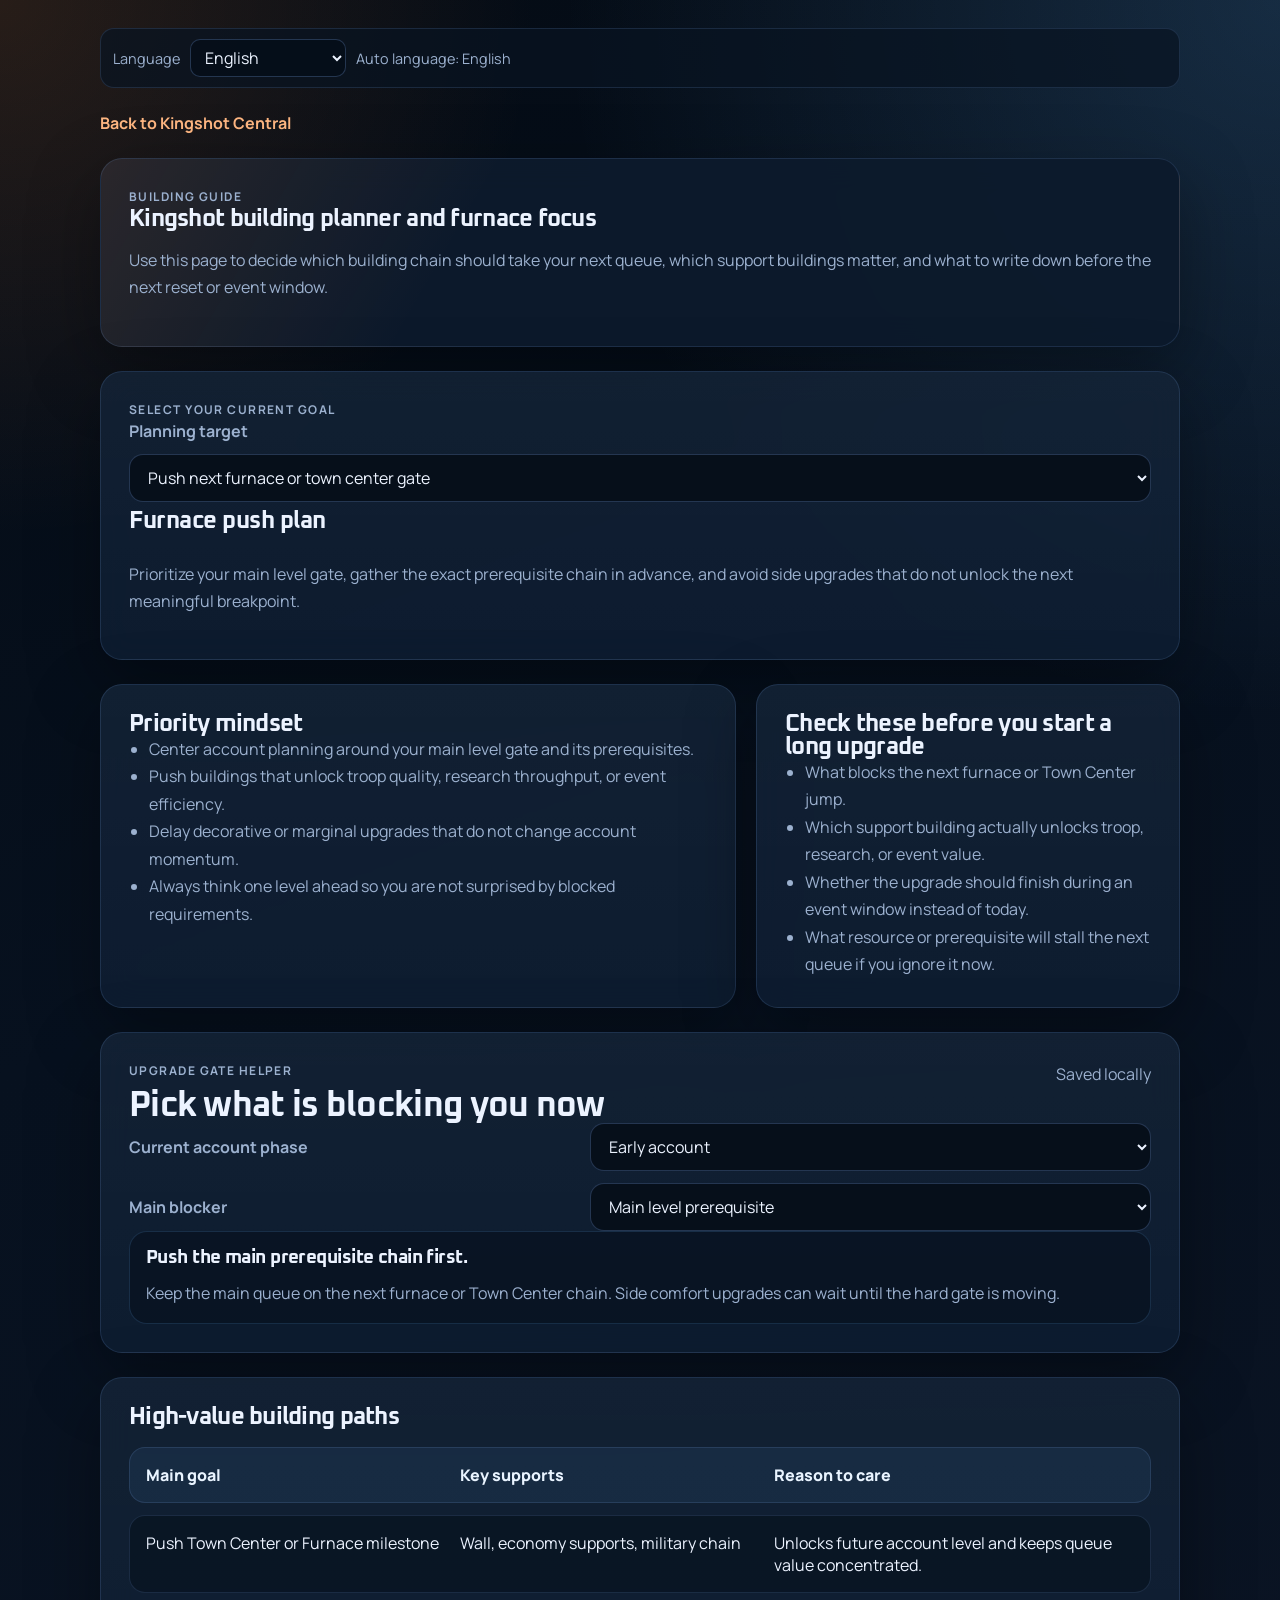
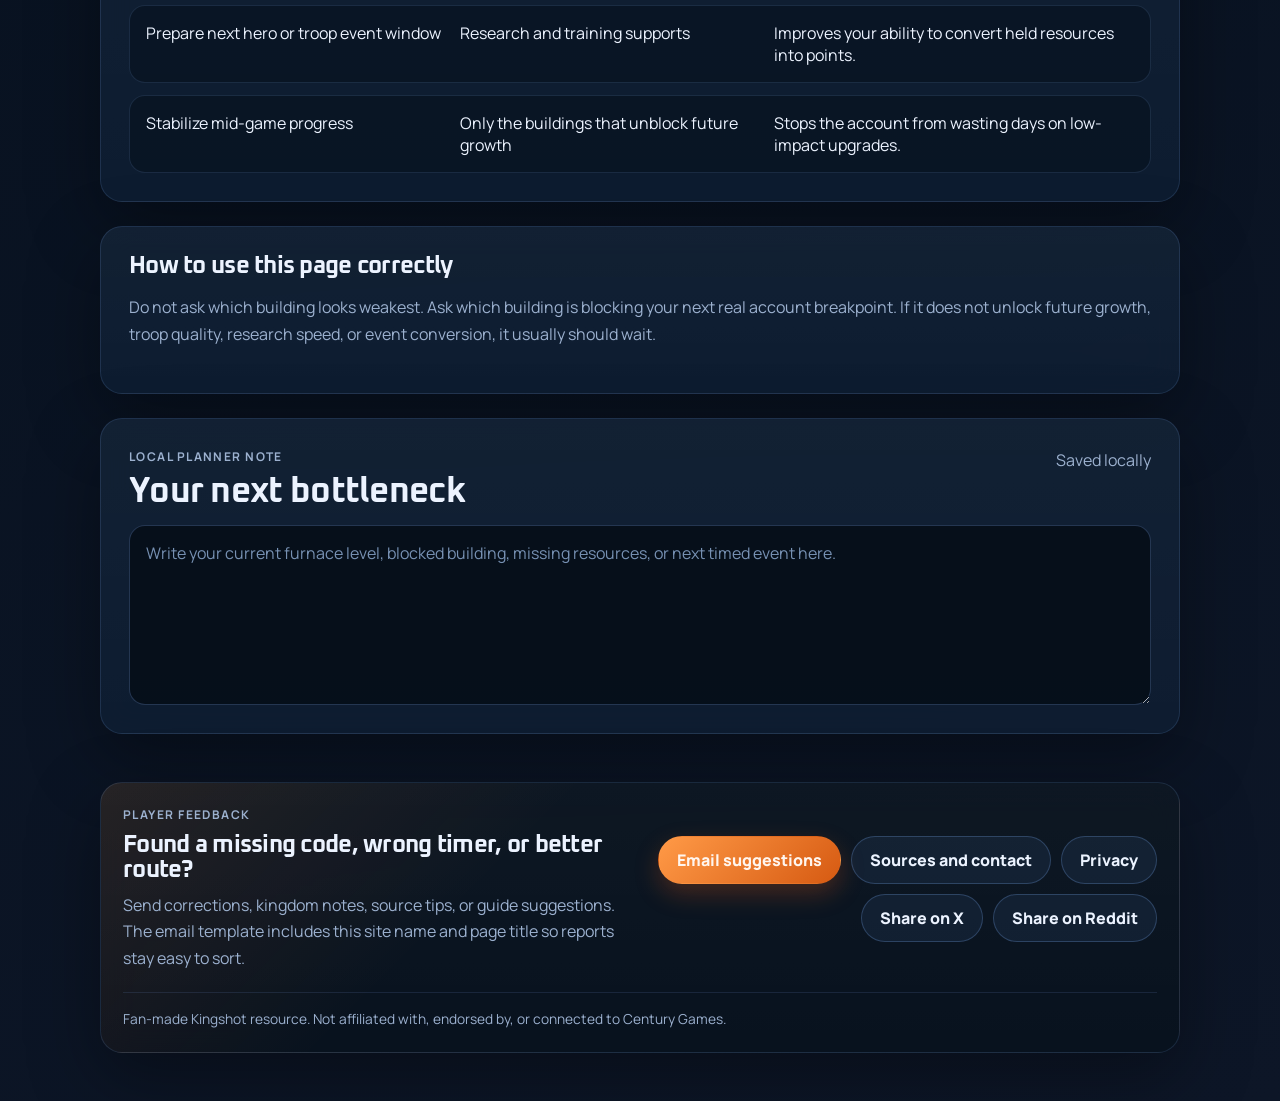
<file: guides/building-planner.html>
<!DOCTYPE html>
<html lang="en">
  <head>
    <meta charset="UTF-8" />
    <meta name="viewport" content="width=device-width, initial-scale=1.0" />
    <title>Kingshot Building Planner</title>
    <meta
      name="description"
      content="Kingshot building and furnace planning guide with upgrade-gate logic, saved notes, and practical queue priorities."
    />
    <link rel="canonical" href="https://kings20.top/guides/building-planner.html" />
    <meta property="og:title" content="Kingshot Building Planner" />
    <meta property="og:description" content="Plan Kingshot building queues around furnace gates, support buildings, event timing, and local notes." />
    <meta property="og:type" content="article" />
    <meta property="og:url" content="https://kings20.top/guides/building-planner.html" />
    <meta name="twitter:card" content="summary" />
    <link rel="preconnect" href="https://fonts.googleapis.com" />
    <link rel="preconnect" href="https://fonts.gstatic.com" crossorigin />
    <link
      href="https://fonts.googleapis.com/css2?family=Manrope:wght@400;500;600;700;800&family=Oxanium:wght@500;600;700;800&display=swap"
      rel="stylesheet"
    />
    <link rel="stylesheet" href="../styles.css" />
    <script
      async
      src="https://pagead2.googlesyndication.com/pagead/js/adsbygoogle.js?client=ca-pub-2456404542897668"
      crossorigin="anonymous"
    ></script>
  </head>
  <body data-page="building">
    <div class="page-shell guide-layout" data-building-planner>
      <a class="back-link" href="../index.html" data-i18n="shared.backToHome">Back to Kingshot Central</a>
      <article class="intro-card">
        <p class="eyebrow" data-i18n="building.introEyebrow">Building guide</p>
        <h1 data-i18n="building.introTitle">Kingshot building planner and furnace focus</h1>
        <p data-i18n="building.introBody">
          Use this page to decide which building chain should take your next queue, which support buildings matter, and what to write down before the next reset or event window.
        </p>
      </article>

      <article class="today-card">
        <p class="section-kicker" data-i18n="building.selectGoal">Select your current goal</p>
        <div class="planner-controls">
          <label class="planner-label" for="goal-select" data-i18n="building.planningTarget">Planning target</label>
          <select id="goal-select" class="planner-select">
            <option value="furnace" data-i18n="building.goals.0">Push next furnace or town center gate</option>
            <option value="heroes" data-i18n="building.goals.1">Prepare for next hero event</option>
            <option value="economy" data-i18n="building.goals.2">Stabilize economy and bottlenecks</option>
          </select>
        </div>
        <div class="planner-result">
          <h2 id="planner-result-title" data-i18n="building.planResults.furnace.title">Furnace push plan</h2>
          <p id="planner-result-details" data-i18n="building.planResults.furnace.details">
            Prioritize your main level gate, gather the exact prerequisite chain in advance, and avoid side upgrades that do not unlock the next meaningful breakpoint.
          </p>
        </div>
      </article>

      <section class="ad-slot ad-inline" aria-label="Advertisement" data-ad-slot="building_inline_top" data-ad-format="auto" hidden>
        <span class="ad-slot-label" data-i18n="shared.adLabel">Advertisement</span>
        <div class="ad-slot-inner"></div>
      </section>

      <div class="split">
        <article>
          <h2 data-i18n="building.priorityTitle">Priority mindset</h2>
          <ul>
            <li data-i18n="building.priorityItems.0">Center account planning around your main level gate and its prerequisites.</li>
            <li data-i18n="building.priorityItems.1">Push buildings that unlock troop quality, research throughput, or event efficiency.</li>
            <li data-i18n="building.priorityItems.2">Delay decorative or marginal upgrades that do not change account momentum.</li>
            <li data-i18n="building.priorityItems.3">Always think one level ahead so you are not surprised by blocked requirements.</li>
          </ul>
        </article>

        <article>
          <h2 data-i18n="building.userNeedTitle">Check these before you start a long upgrade</h2>
          <ul>
            <li data-i18n="building.userNeedItems.0">What blocks the next furnace or Town Center jump.</li>
            <li data-i18n="building.userNeedItems.1">Which support building actually unlocks troop, research, or event value.</li>
            <li data-i18n="building.userNeedItems.2">Whether the upgrade should finish during an event window instead of today.</li>
            <li data-i18n="building.userNeedItems.3">What resource or prerequisite will stall the next queue if you ignore it now.</li>
          </ul>
        </article>
      </div>

      <article class="today-card building-gate-tool">
        <div class="section-head compact-section-head">
          <div>
            <p class="section-kicker" id="gate-tool-kicker">Upgrade gate helper</p>
            <h2 id="gate-tool-title">Pick what is blocking you now</h2>
          </div>
          <span class="memo-status" id="gate-tool-status">Saved locally</span>
        </div>
        <div class="planner-controls planner-controls-grid">
          <label class="planner-label" for="current-phase">Current account phase</label>
          <select id="current-phase" class="planner-select">
            <option value="early">Early account</option>
            <option value="mid">Mid account</option>
            <option value="late">Mature account</option>
          </select>

          <label class="planner-label" for="current-blocker">Main blocker</label>
          <select id="current-blocker" class="planner-select">
            <option value="main">Main level prerequisite</option>
            <option value="military">Troop or military unlock</option>
            <option value="research">Research throughput</option>
            <option value="resource">Resource shortage</option>
          </select>
        </div>
        <div class="planner-result gate-result">
          <h3 id="gate-result-title">Build toward the main prerequisite chain first.</h3>
          <p id="gate-result-body">Keep one queue pointed at the next hard gate and use the second queue only for supports that unblock it.</p>
        </div>
      </article>

      <article>
        <h2 data-i18n="building.tableTitle">High-value building paths</h2>
        <div class="planner-table">
          <div class="planner-row planner-head">
            <span data-i18n="building.tableHead.0">Main goal</span>
            <span data-i18n="building.tableHead.1">Key supports</span>
            <span data-i18n="building.tableHead.2">Reason to care</span>
          </div>
          <div class="planner-row">
            <span data-i18n="building.tableRows.0.0">Push Town Center or Furnace milestone</span>
            <span data-i18n="building.tableRows.0.1">Wall, economy supports, military chain</span>
            <span data-i18n="building.tableRows.0.2">Unlocks future account level and keeps queue value concentrated.</span>
          </div>
          <div class="planner-row">
            <span data-i18n="building.tableRows.1.0">Prepare next hero or troop event window</span>
            <span data-i18n="building.tableRows.1.1">Research and training supports</span>
            <span data-i18n="building.tableRows.1.2">Improves your ability to convert held resources into points.</span>
          </div>
          <div class="planner-row">
            <span data-i18n="building.tableRows.2.0">Stabilize mid-game progress</span>
            <span data-i18n="building.tableRows.2.1">Only the buildings that unblock future growth</span>
            <span data-i18n="building.tableRows.2.2">Stops the account from wasting days on low-impact upgrades.</span>
          </div>
        </div>
      </article>

      <article class="note-card">
        <h2 data-i18n="building.noteGuideTitle">How to use this page correctly</h2>
        <p data-i18n="building.noteGuideBody">
          Do not ask which building looks weakest. Ask which building is blocking your next real
          account breakpoint. That one change in thinking saves more queue time than almost any
          micro-optimization. If a building does not unlock future growth, troop quality, research
          speed, or event conversion, it should usually wait.
        </p>
      </article>

      <section class="ad-slot ad-inline ad-mobile-only" aria-label="Advertisement" data-ad-slot="building_mobile_inline" data-ad-format="auto" hidden>
        <span class="ad-slot-label" data-i18n="shared.adLabel">Advertisement</span>
        <div class="ad-slot-inner"></div>
      </section>

      <article class="today-section memo-section">
        <div class="section-head">
          <div>
            <p class="section-kicker" data-i18n="building.noteKicker">Local planner note</p>
            <h2 data-i18n="building.noteTitle">Your next bottleneck</h2>
          </div>
          <span class="memo-status" id="planner-note-status" data-i18n="building.noteStatus">Saved locally</span>
        </div>
        <textarea
          id="planner-note"
          class="memo-field"
          data-i18n-placeholder="building.notePlaceholder"
          placeholder="Write your current furnace level, blocked building, missing resources, or next timed event here."
        ></textarea>
      </article>
    </div>
    <script src="../site-config.js"></script>
    <script src="../i18n.js"></script>
    <script src="../planner.js"></script>
    <script src="../ads-config.js"></script>
    <script src="../ads.js"></script>
    <script src="../site-schema.js"></script>
    <script src="../site-footer.js"></script>
  </body>
</html>
</file>
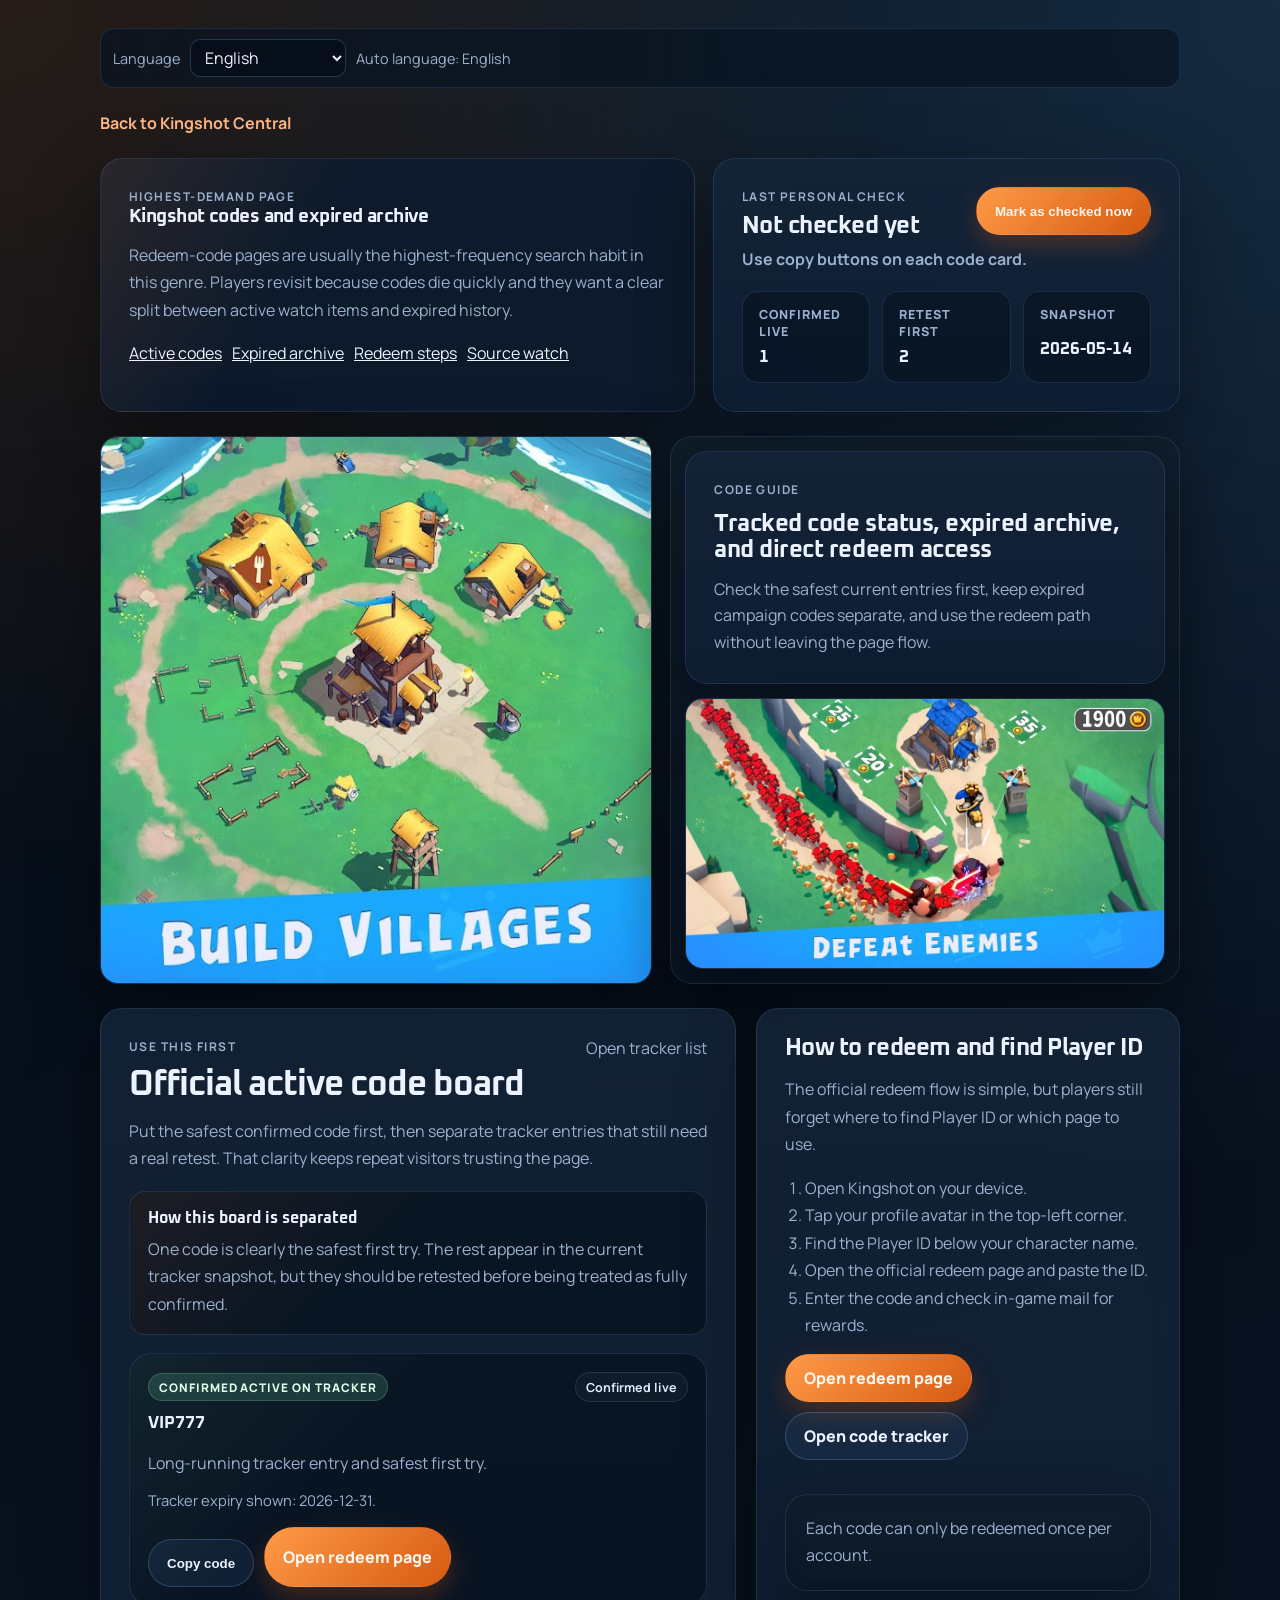
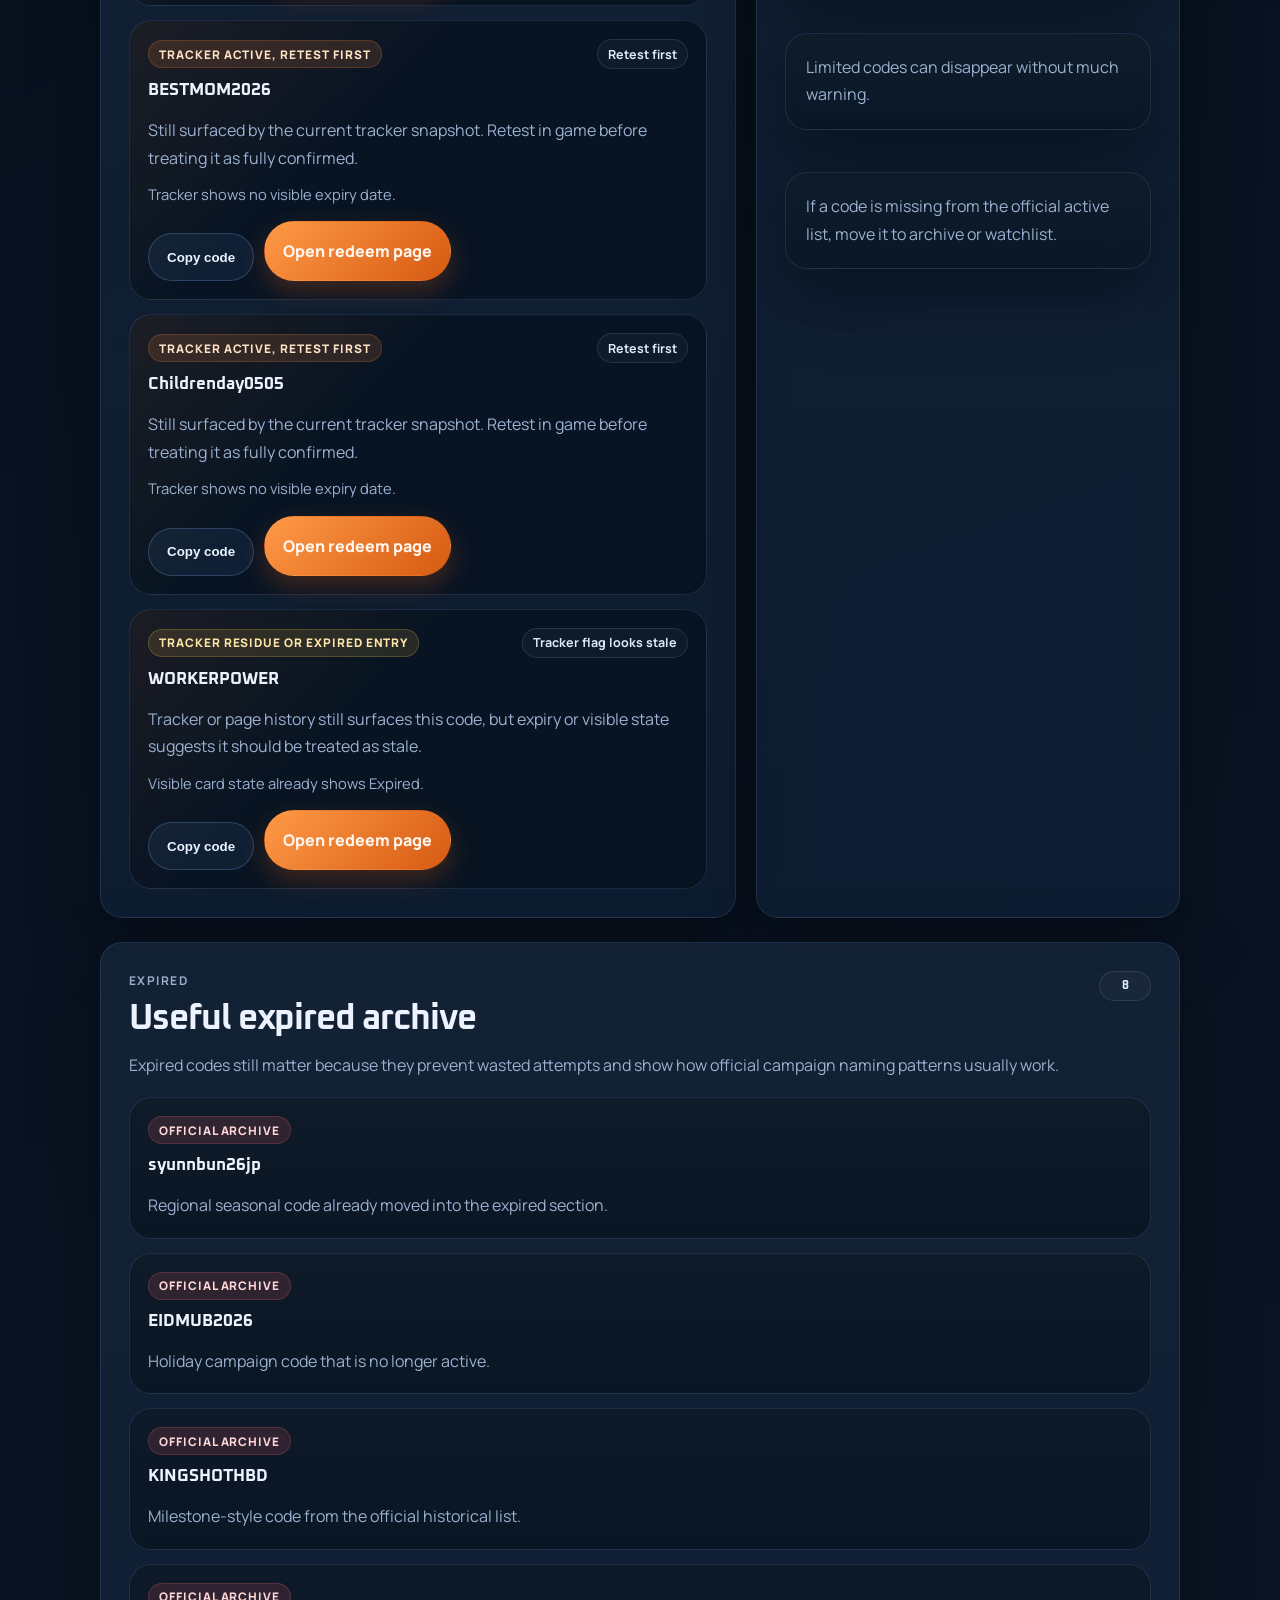
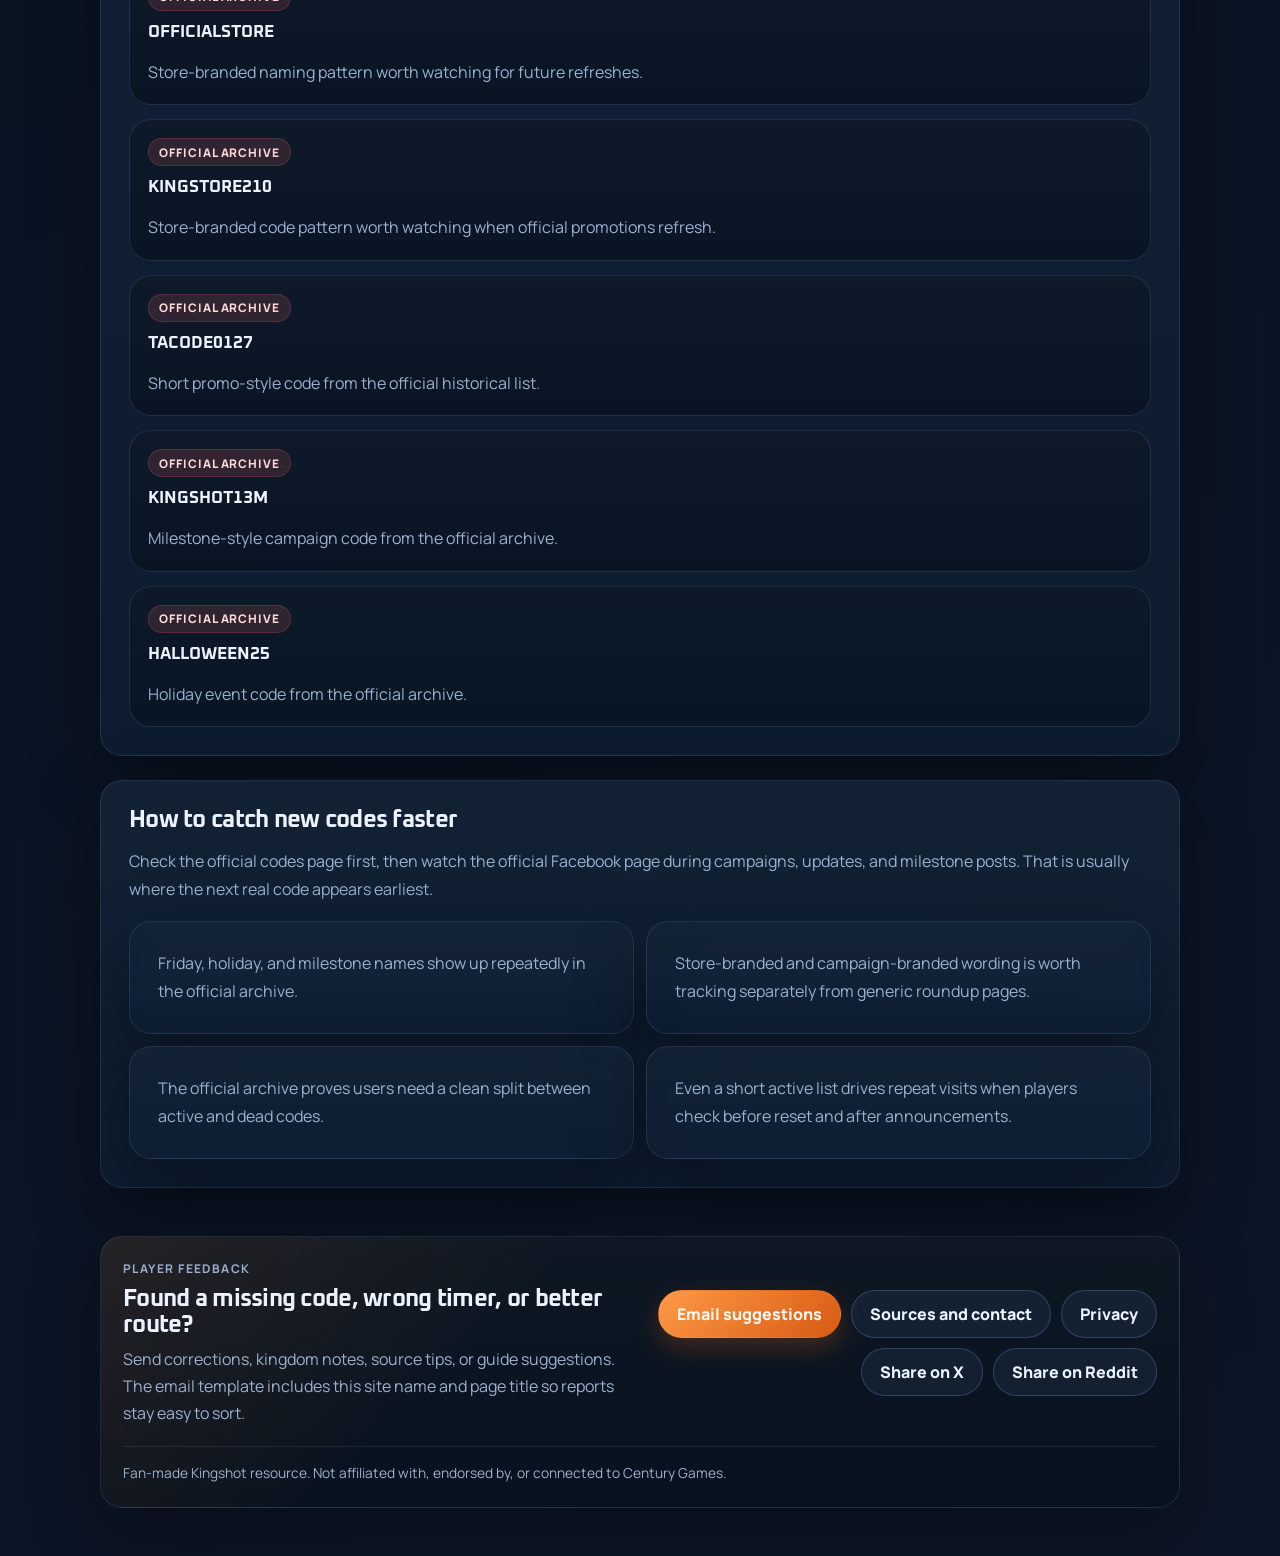
<file: guides/codes.html>
<!DOCTYPE html>
<html lang="en">
  <head>
    <meta charset="UTF-8" />
    <meta name="viewport" content="width=device-width, initial-scale=1.0" />
    <title>Kingshot Codes | Active and Expired Redeem Codes</title>
    <meta
      name="description"
      content="Latest Kingshot redeem codes, expired code archive, and notes on where players usually find new codes first."
    />
    <link rel="canonical" href="https://kings20.top/guides/codes.html" />
    <meta property="og:title" content="Kingshot Codes | Active and Expired Redeem Codes" />
    <meta property="og:description" content="Check Kingshot active codes, retest entries, expired archive, copy buttons, and official redeem steps." />
    <meta property="og:type" content="article" />
    <meta property="og:url" content="https://kings20.top/guides/codes.html" />
    <meta name="twitter:card" content="summary" />
    <link rel="preconnect" href="https://fonts.googleapis.com" />
    <link rel="preconnect" href="https://fonts.gstatic.com" crossorigin />
    <link
      href="https://fonts.googleapis.com/css2?family=Manrope:wght@400;500;600;700;800&family=Oxanium:wght@500;600;700;800&display=swap"
      rel="stylesheet"
    />
    <link rel="stylesheet" href="../styles.css" />
    <script
      async
      src="https://pagead2.googlesyndication.com/pagead/js/adsbygoogle.js?client=ca-pub-2456404542897668"
      crossorigin="anonymous"
    ></script>
  </head>
  <body data-page="codes">
    <div class="page-shell guide-layout" data-codes-panel>
      <a class="back-link" href="../index.html" data-i18n="shared.backToHome">Back to Kingshot Central</a>
      <section class="codes-hero-shell">
        <article class="intro-card codes-intro-card">
          <p class="eyebrow" data-i18n="codes.introEyebrow">Highest-demand page</p>
          <h1 data-i18n="codes.introTitle">Kingshot codes and expired archive</h1>
          <p data-i18n="codes.introBody">
            Redeem-code pages are only valuable when they give players real working codes, a clean expired archive, and the fastest path to the official redeem screen.
          </p>
          <div class="codes-hero-tags">
            <a class="codes-hero-tag" href="#active-codes">Active codes</a>
            <a class="codes-hero-tag" href="#expired-archive">Expired archive</a>
            <a class="codes-hero-tag" href="#redeem-guide">Redeem steps</a>
            <a class="codes-hero-tag" href="#code-sources">Source watch</a>
          </div>
        </article>

        <article class="today-card codes-utility-card">
          <div class="codes-utility-head">
            <div>
              <p class="section-kicker" data-i18n="codes.checkKicker">Last personal check</p>
              <h2 id="codes-checked-value" data-i18n="codes.notChecked">Not checked yet</h2>
            </div>
            <button class="button button-primary" type="button" id="mark-codes-checked" data-i18n="codes.markChecked">Mark as checked now</button>
          </div>
          <p class="codes-helper-line" id="copied-status" data-i18n="codes.helper">Use copy buttons on each code card.</p>
          <div class="codes-meta-strip">
            <div class="codes-meta-pill">
              <span data-i18n="codes.metaLiveLabel">Confirmed live</span>
              <strong id="codes-confirmed-count">--</strong>
            </div>
            <div class="codes-meta-pill">
              <span data-i18n="codes.metaRetestLabel">Retest first</span>
              <strong id="codes-retest-count">--</strong>
            </div>
            <div class="codes-meta-pill">
              <span data-i18n="codes.metaSnapshotLabel">Snapshot</span>
              <strong id="codes-snapshot-date">--</strong>
            </div>
          </div>
        </article>
      </section>

      <section class="codes-visual-brief">
        <figure class="codes-visual-main">
          <img src="../assets/kingshot-shot-2.webp" alt="Kingshot battlefield screenshot" />
        </figure>
        <div class="codes-visual-side">
          <article class="codes-visual-note">
            <p class="section-kicker codes-visual-kicker">Code guide</p>
            <h2 class="codes-visual-title">Latest codes, clean trust labels, and the fastest redeem path.</h2>
            <p class="codes-visual-body">
              Keep working codes first, separate retest entries honestly, and leave the expired archive visible so players do not waste retries.
            </p>
          </article>
          <figure class="codes-visual-card">
            <img src="../assets/kingshot-shot-1.webp" alt="Kingshot city screenshot" />
          </figure>
        </div>
      </section>

      <div class="split codes-primary-split" id="active-codes">
        <article class="code-live-column">
          <div class="section-head compact-section-head">
            <div>
              <p class="section-kicker" data-i18n="codes.activeKicker">Use this first</p>
              <h2>Official active code board</h2>
            </div>
            <a class="text-link" href="https://www.kingshot.net/gift-codes" target="_blank" rel="noreferrer" data-i18n="codes.openOfficialSource">Open official list</a>
          </div>
          <p>Current official active codes, direct copy actions, and the fastest route to the redeem page.</p>
        </article>

        <article class="redeem-guide-card" id="redeem-guide">
          <h2>How to redeem and find Player ID</h2>
          <p>Step-by-step instructions for finding your Player ID and claiming rewards on the official redeem page.</p>
        </article>
      </div>

      <section class="ad-slot ad-inline codes-mid-ad" aria-label="Advertisement" data-ad-slot="codes_inline_mid" data-ad-format="auto" hidden>
        <span class="ad-slot-label" data-i18n="shared.adLabel">Advertisement</span>
        <div class="ad-slot-inner"></div>
      </section>

      <article class="codes-archive-section" id="expired-archive">
        <h2>Expired archive</h2>
        <p>Older campaign-style codes that no longer work, kept here so players do not waste retries.</p>
      </article>

      <section class="ad-slot ad-multiplex" aria-label="Advertisement" data-ad-slot="codes_multiplex_bottom" data-ad-format="autorelaxed" hidden>
        <span class="ad-slot-label" data-i18n="codes.bottomAdLabel">Sponsored</span>
        <div class="ad-slot-inner"></div>
      </section>

      <article class="note-card codes-patterns-note" id="code-sources">
        <h2>Where new codes usually appear</h2>
        <p>Use this section to track the fastest real sources for new codes: official pages, social posts, and milestone campaigns.</p>
      </article>
    </div>
    <script src="../site-data.js"></script>
    <script src="../site-config.js"></script>
    <script src="../i18n.js"></script>
    <script src="../codes.js"></script>
    <script src="../ads-config.js"></script>
    <script src="../ads.js"></script>
    <script src="../site-schema.js"></script>
    <script src="../site-footer.js"></script>
  </body>
</html>
</file>
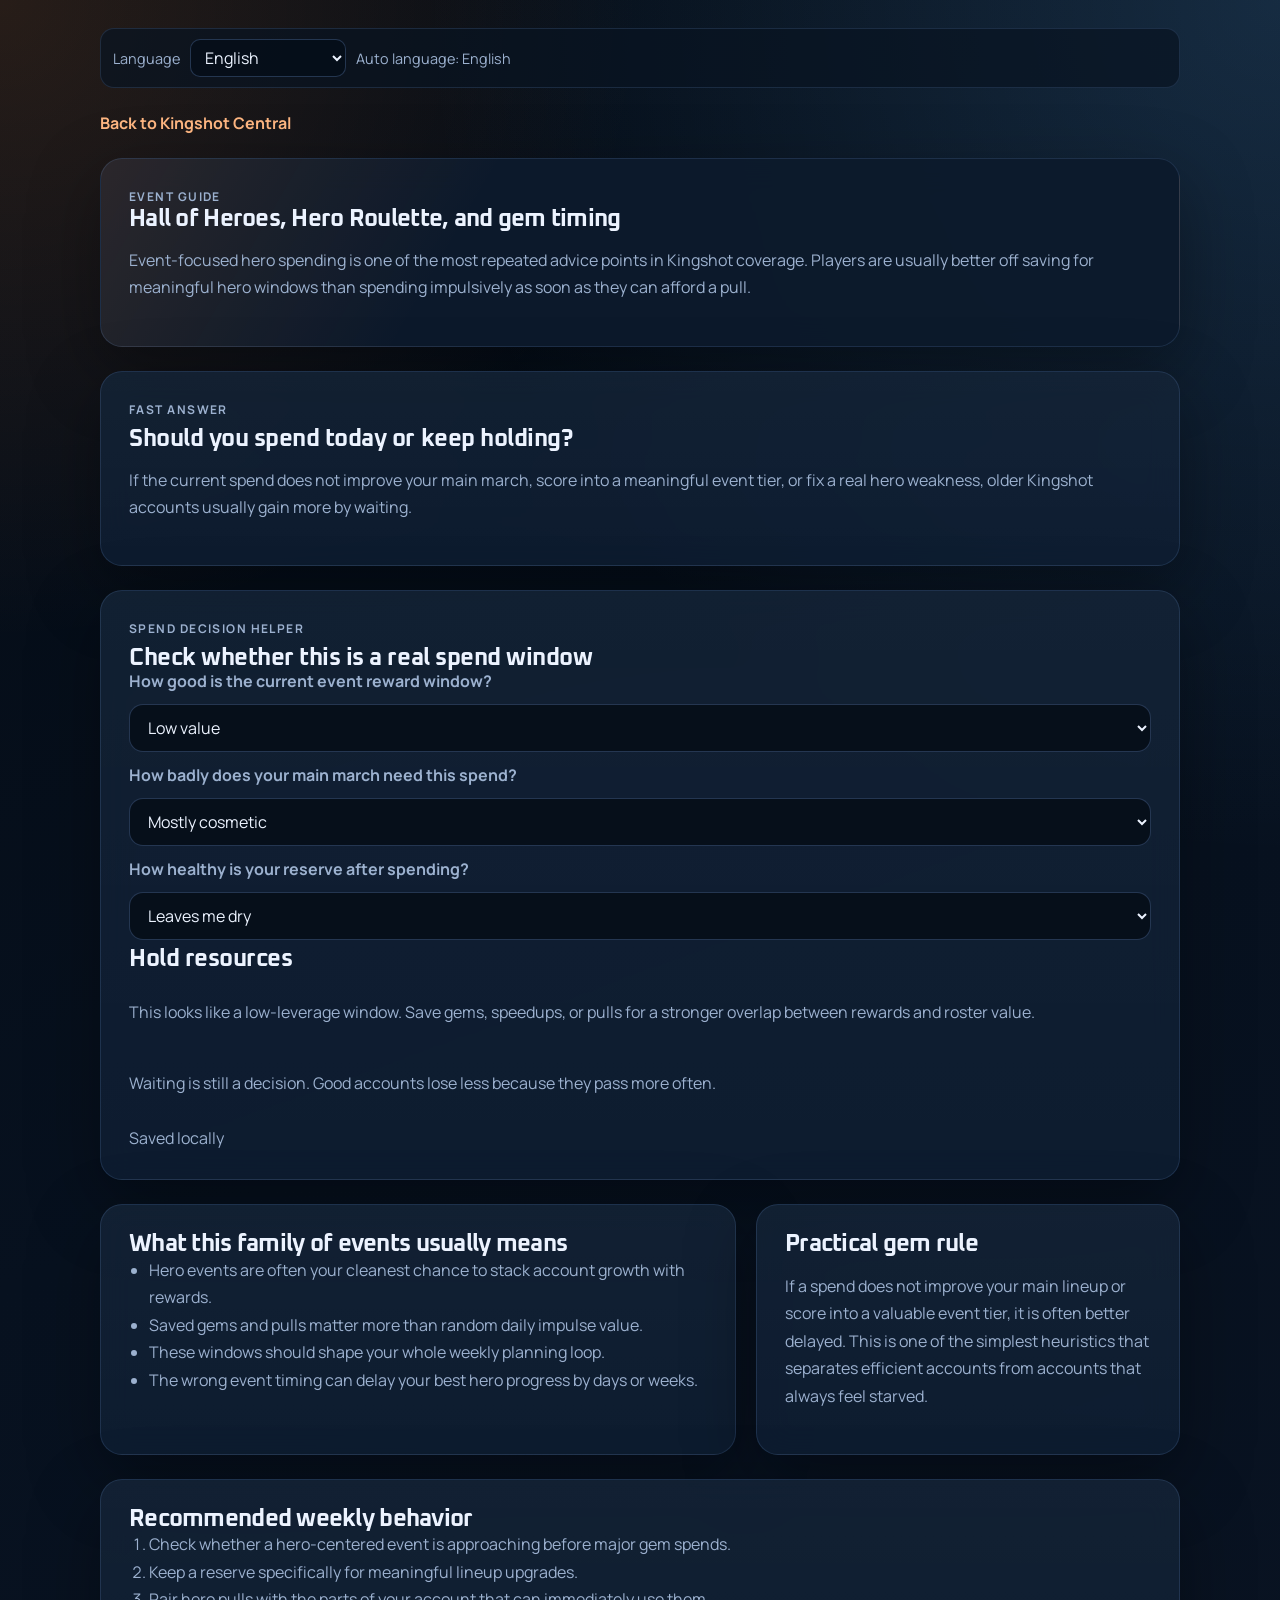
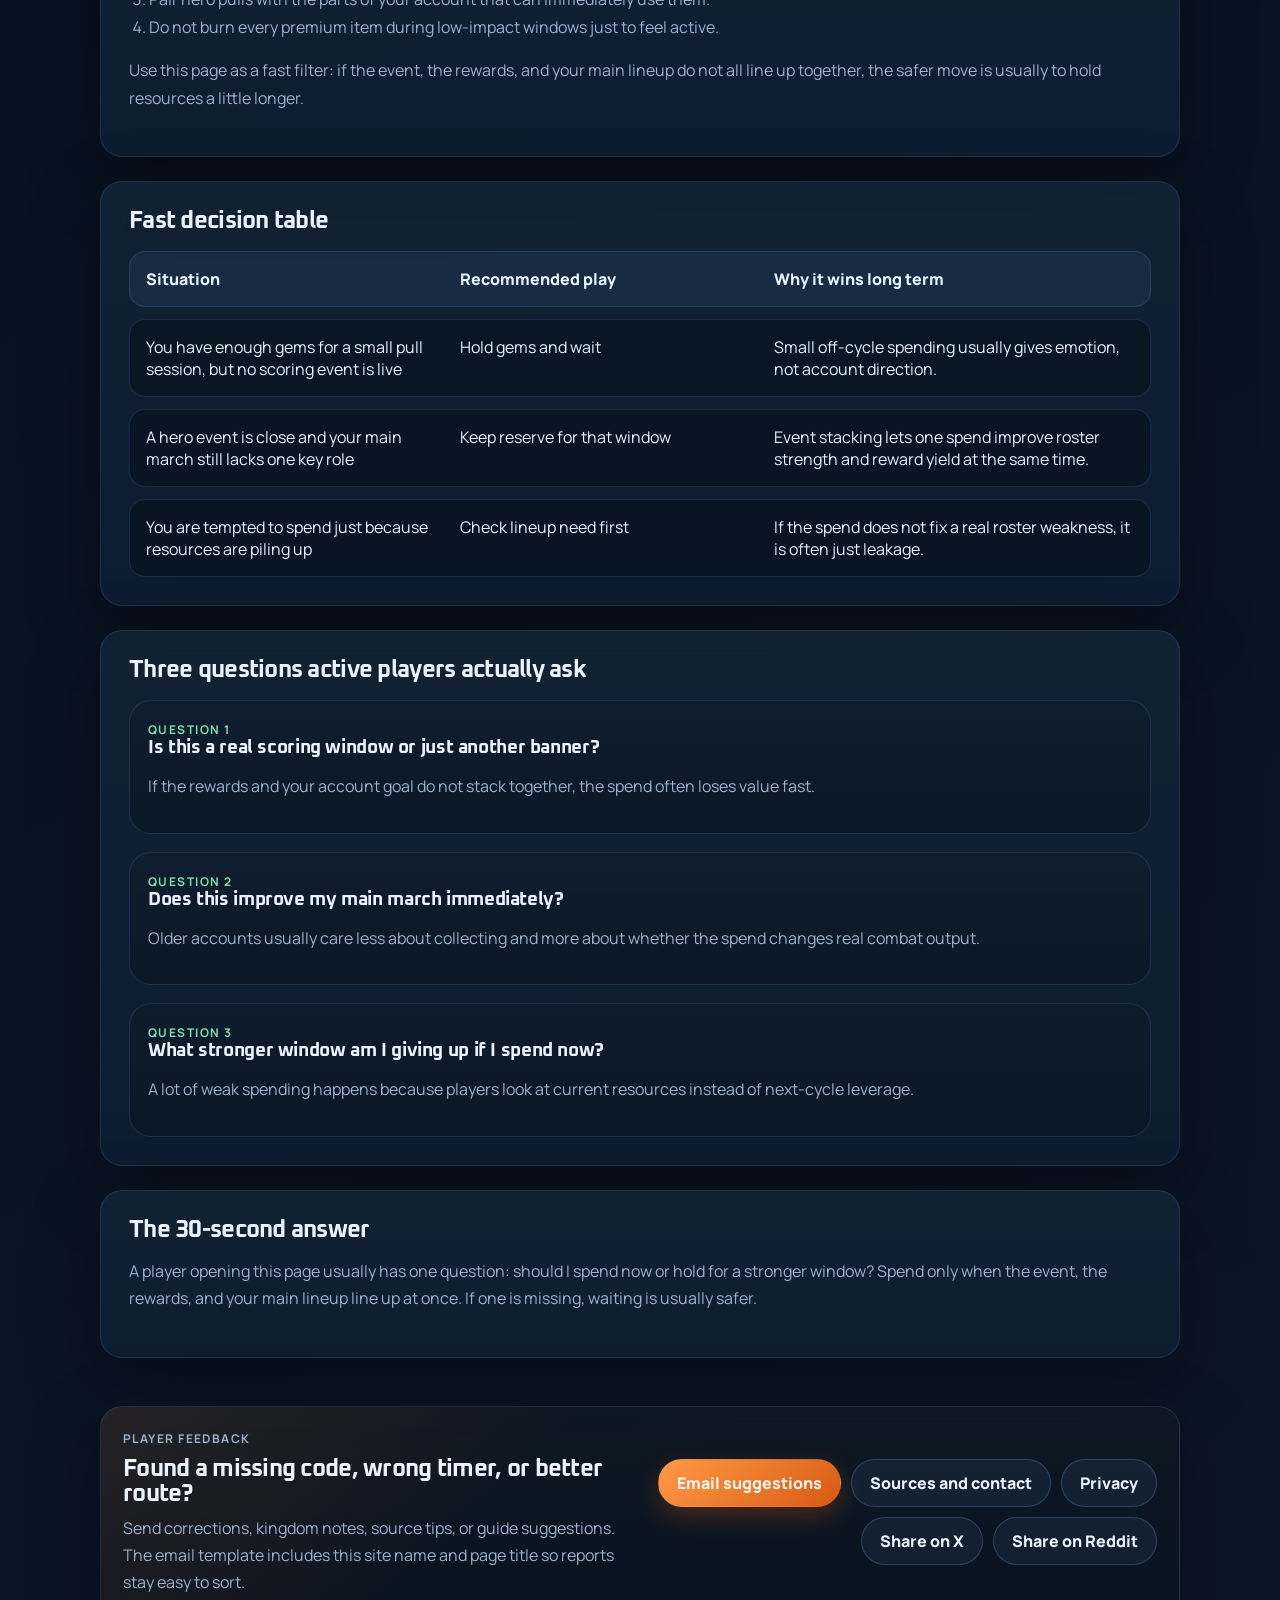
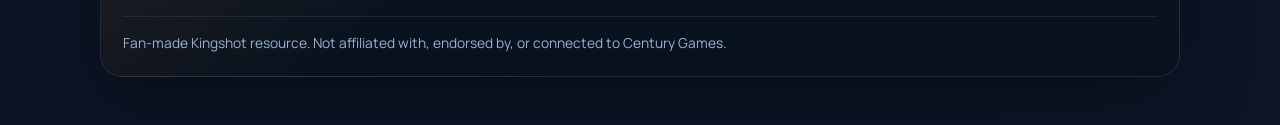
<file: guides/event-core.html>
<!DOCTYPE html>
<html lang="en">
  <head>
    <meta charset="UTF-8" />
    <meta name="viewport" content="width=device-width, initial-scale=1.0" />
    <title>Kingshot Hall of Heroes and Hero Roulette Guide</title>
    <meta
      name="description"
      content="Kingshot event planning guide for Hall of Heroes, Hero Roulette, gem timing, and when to hold resources for stronger score windows."
    />
    <link rel="canonical" href="https://kings20.top/guides/event-core.html" />
    <meta property="og:title" content="Kingshot Hall of Heroes and Hero Roulette Guide" />
    <meta property="og:description" content="Decide when to hold or spend gems, pulls, and speedups around Kingshot hero event windows." />
    <meta property="og:type" content="article" />
    <meta property="og:url" content="https://kings20.top/guides/event-core.html" />
    <meta name="twitter:card" content="summary" />
    <link rel="preconnect" href="https://fonts.googleapis.com" />
    <link rel="preconnect" href="https://fonts.gstatic.com" crossorigin />
    <link
      href="https://fonts.googleapis.com/css2?family=Manrope:wght@400;500;600;700;800&family=Oxanium:wght@500;600;700;800&display=swap"
      rel="stylesheet"
    />
    <link rel="stylesheet" href="../styles.css" />
    <script
      async
      src="https://pagead2.googlesyndication.com/pagead/js/adsbygoogle.js?client=ca-pub-2456404542897668"
      crossorigin="anonymous"
    ></script>
  </head>
  <body data-page="eventCore">
    <div class="page-shell guide-layout">
      <a class="back-link" href="../index.html" data-i18n="shared.backToHome">Back to Kingshot Central</a>
      <article class="intro-card">
        <p class="eyebrow" data-i18n="eventCore.introEyebrow">Event guide</p>
        <h1 data-i18n="eventCore.introTitle">Hall of Heroes, Hero Roulette, and gem timing</h1>
        <p data-i18n="eventCore.introBody">
          Event-focused hero spending is one of the most repeated advice points in Kingshot coverage. Players are usually better off saving for meaningful hero windows than spending impulsively as soon as they can afford a pull.
        </p>
      </article>

      <article class="today-card">
        <p class="section-kicker">Fast answer</p>
        <h2>Should you spend today or keep holding?</h2>
        <p>
          If the current spend does not improve your main march, score into a meaningful event tier,
          or fix a real hero weakness, older Kingshot accounts usually gain more by waiting.
        </p>
      </article>

      <article class="today-card" data-event-decision>
        <p class="section-kicker">Spend decision helper</p>
        <h2>Check whether this is a real spend window</h2>
        <div class="planner-controls">
          <label class="planner-label" for="event-value">How good is the current event reward window?</label>
          <select id="event-value" class="planner-select">
            <option value="1">Low value</option>
            <option value="2">Medium value</option>
            <option value="3">High value</option>
          </select>

          <label class="planner-label" for="lineup-need">How badly does your main march need this spend?</label>
          <select id="lineup-need" class="planner-select">
            <option value="1">Mostly cosmetic</option>
            <option value="2">Useful upgrade</option>
            <option value="3">Real missing piece</option>
          </select>

          <label class="planner-label" for="reserve-level">How healthy is your reserve after spending?</label>
          <select id="reserve-level" class="planner-select">
            <option value="1">Leaves me dry</option>
            <option value="2">Still manageable</option>
            <option value="3">Still comfortable</option>
          </select>
        </div>
        <div class="planner-result">
          <h2 id="event-decision-title">Hold resources</h2>
          <p id="event-decision-body">This looks like a low-leverage window. Save gems, speedups, or pulls for a stronger overlap between rewards and roster value.</p>
          <p class="memo-status" id="event-decision-note">Waiting is still a decision. Good accounts lose less because they pass more often.</p>
          <span class="memo-status" id="event-decision-status">Saved locally</span>
        </div>
      </article>

      <section class="ad-slot ad-inline" aria-label="Advertisement" data-ad-slot="event_inline_top" data-ad-format="auto" hidden>
        <span class="ad-slot-label" data-i18n="shared.adLabel">Advertisement</span>
        <div class="ad-slot-inner"></div>
      </section>

      <div class="split">
        <article>
          <h2 data-i18n="eventCore.familyTitle">What this family of events usually means</h2>
          <ul>
            <li data-i18n="eventCore.familyItems.0">Hero events are often your cleanest chance to stack account growth with rewards.</li>
            <li data-i18n="eventCore.familyItems.1">Saved gems and pulls matter more than random daily impulse value.</li>
            <li data-i18n="eventCore.familyItems.2">These windows should shape your whole weekly planning loop.</li>
            <li data-i18n="eventCore.familyItems.3">The wrong event timing can delay your best hero progress by days or weeks.</li>
          </ul>
        </article>

        <article>
          <h2 data-i18n="eventCore.gemRuleTitle">Practical gem rule</h2>
          <p data-i18n="eventCore.gemRuleBody">
            If a spend does not improve your main lineup or score into a valuable event tier, it is often better delayed. This is one of the simplest heuristics that separates efficient accounts from accounts that always feel starved.
          </p>
        </article>
      </div>

      <article>
        <h2 data-i18n="eventCore.weeklyTitle">Recommended weekly behavior</h2>
        <ol>
          <li data-i18n="eventCore.weeklyItems.0">Check whether a hero-centered event is approaching before major gem spends.</li>
          <li data-i18n="eventCore.weeklyItems.1">Keep a reserve specifically for meaningful lineup upgrades.</li>
          <li data-i18n="eventCore.weeklyItems.2">Pair hero pulls with the parts of your account that can immediately use them.</li>
          <li data-i18n="eventCore.weeklyItems.3">Do not burn every premium item during low-impact windows just to feel active.</li>
        </ol>
        <p data-i18n="eventCore.weeklyBody">
          Use this page as a fast filter: if the event, the rewards, and your main lineup do not all line up together, the safer move is usually to hold resources a little longer.
        </p>
      </article>

      <article>
        <h2 data-i18n="eventCore.tableTitle">Fast decision table</h2>
        <div class="planner-table">
          <div class="planner-row planner-head">
            <span data-i18n="eventCore.tableHead.0">Situation</span>
            <span data-i18n="eventCore.tableHead.1">Recommended play</span>
            <span data-i18n="eventCore.tableHead.2">Why it wins long term</span>
          </div>
          <div class="planner-row">
            <span data-i18n="eventCore.tableRows.0.0">You have enough gems for a small pull session, but no scoring event is live</span>
            <span data-i18n="eventCore.tableRows.0.1">Hold gems and wait</span>
            <span data-i18n="eventCore.tableRows.0.2">Small off-cycle spending usually gives emotion, not account direction.</span>
          </div>
          <div class="planner-row">
            <span data-i18n="eventCore.tableRows.1.0">A hero event is close and your main march still lacks one key role</span>
            <span data-i18n="eventCore.tableRows.1.1">Keep reserve for that window</span>
            <span data-i18n="eventCore.tableRows.1.2">Event stacking lets one spend improve roster strength and reward yield at the same time.</span>
          </div>
          <div class="planner-row">
            <span data-i18n="eventCore.tableRows.2.0">You are tempted to spend just because resources are piling up</span>
            <span data-i18n="eventCore.tableRows.2.1">Check lineup need first</span>
            <span data-i18n="eventCore.tableRows.2.2">If the spend does not fix a real roster weakness, it is often just leakage.</span>
          </div>
        </div>
      </article>

      <article>
        <h2 data-i18n="eventCore.questionsTitle">Three questions active players actually ask</h2>
        <div class="database-grid">
          <div class="database-card">
            <span class="db-label" data-i18n="eventCore.questionCards.0.label">Question 1</span>
            <h3 data-i18n="eventCore.questionCards.0.title">Is this a real scoring window or just another banner?</h3>
            <p data-i18n="eventCore.questionCards.0.body">If the rewards and your account goal do not stack together, the spend often loses value fast.</p>
          </div>
          <div class="database-card">
            <span class="db-label" data-i18n="eventCore.questionCards.1.label">Question 2</span>
            <h3 data-i18n="eventCore.questionCards.1.title">Does this improve my main march immediately?</h3>
            <p data-i18n="eventCore.questionCards.1.body">Older accounts usually care less about collecting and more about whether the spend changes real combat output.</p>
          </div>
          <div class="database-card">
            <span class="db-label" data-i18n="eventCore.questionCards.2.label">Question 3</span>
            <h3 data-i18n="eventCore.questionCards.2.title">What stronger window am I giving up if I spend now?</h3>
            <p data-i18n="eventCore.questionCards.2.body">A lot of weak spending happens because players look at current resources instead of next-cycle leverage.</p>
          </div>
        </div>
      </article>

      <article class="note-card">
        <h2 data-i18n="eventCore.noteTitle">The 30-second answer</h2>
        <p data-i18n="eventCore.noteBody">
          A player opening this page usually has one question: should I spend now or hold for a
          stronger window? The practical answer is simple. Spend only when the event, the rewards,
          and your main lineup all line up at once. If one of those three is missing, the safer move
          is usually to wait.
        </p>
      </article>

      <section class="ad-slot ad-multiplex" aria-label="Advertisement" data-ad-slot="event_multiplex_bottom" data-ad-format="autorelaxed" hidden>
        <span class="ad-slot-label" data-i18n="eventCore.bottomAdLabel">Sponsored</span>
        <div class="ad-slot-inner"></div>
      </section>
    </div>
    <script src="../site-config.js"></script>
    <script src="../i18n.js"></script>
    <script src="../decision-tools.js"></script>
    <script src="../ads-config.js"></script>
    <script src="../ads.js"></script>
    <script src="../site-schema.js"></script>
    <script src="../site-footer.js"></script>
  </body>
</html>
</file>
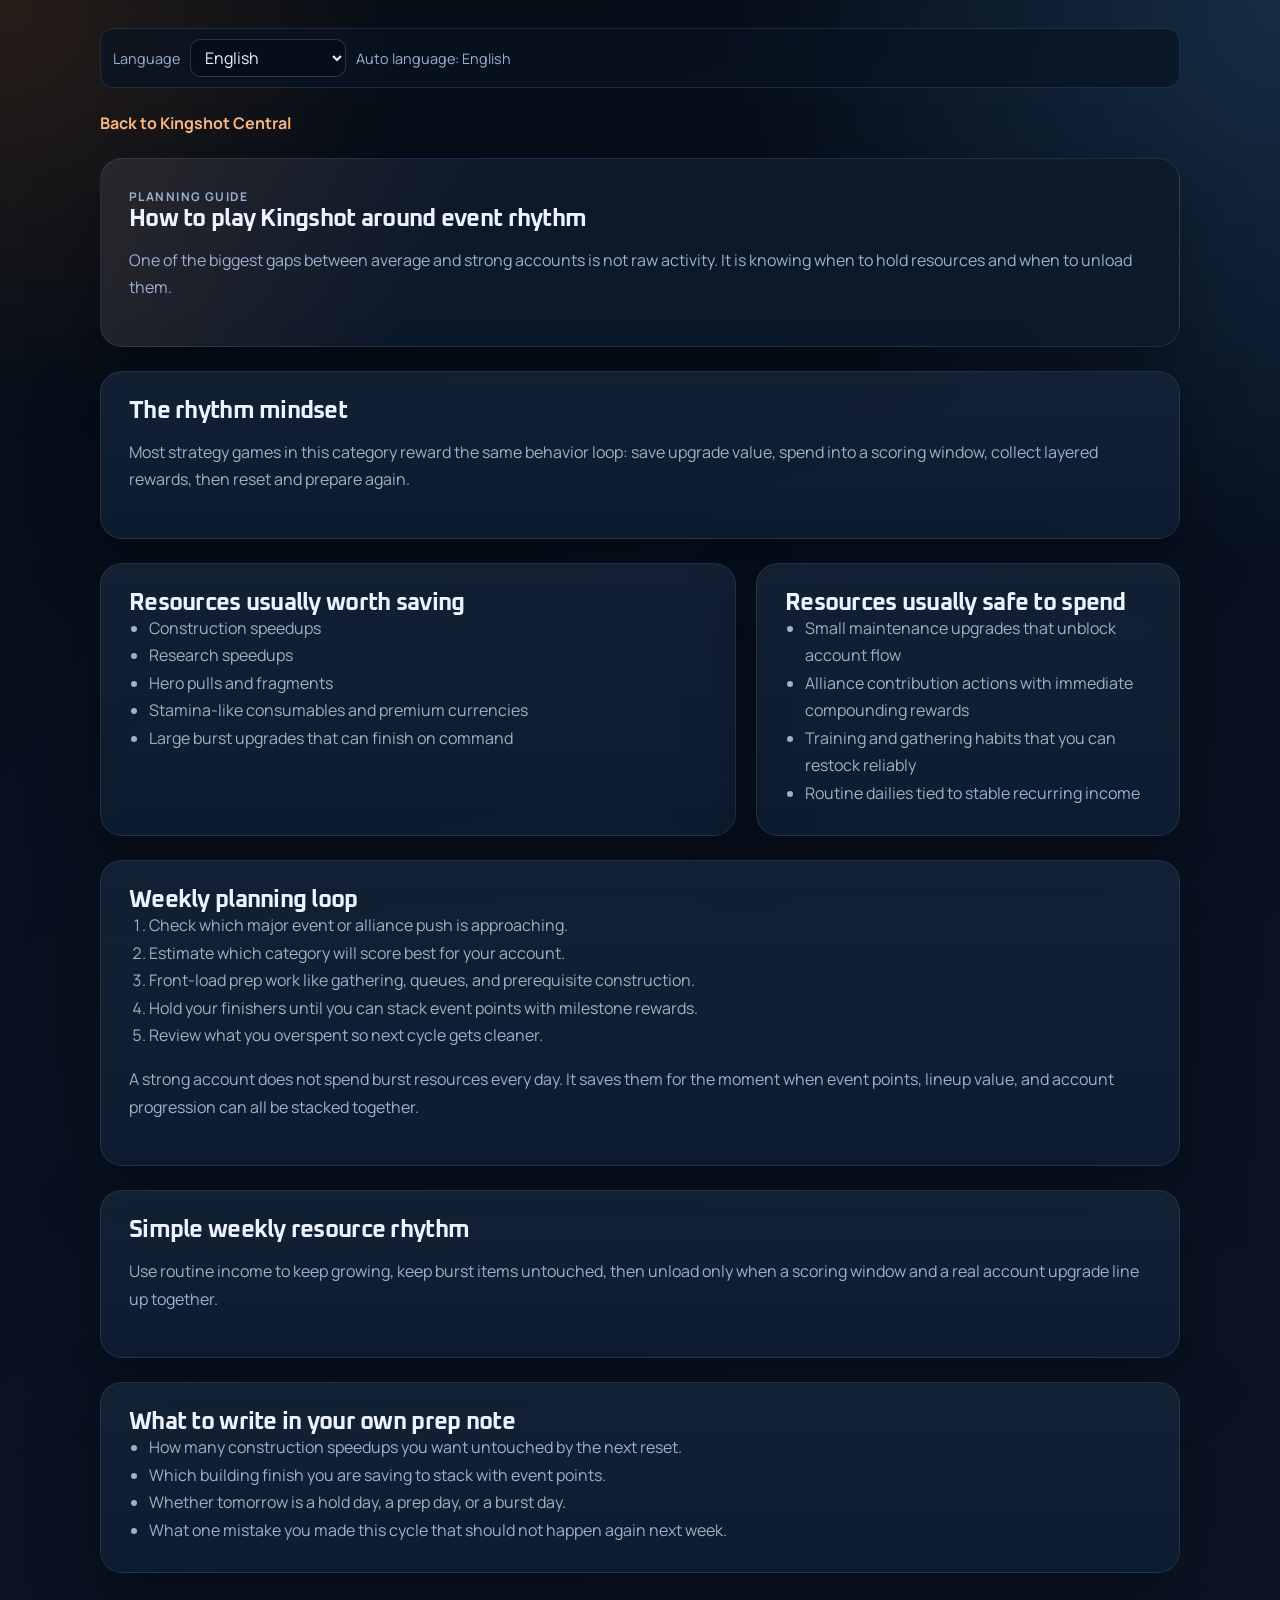
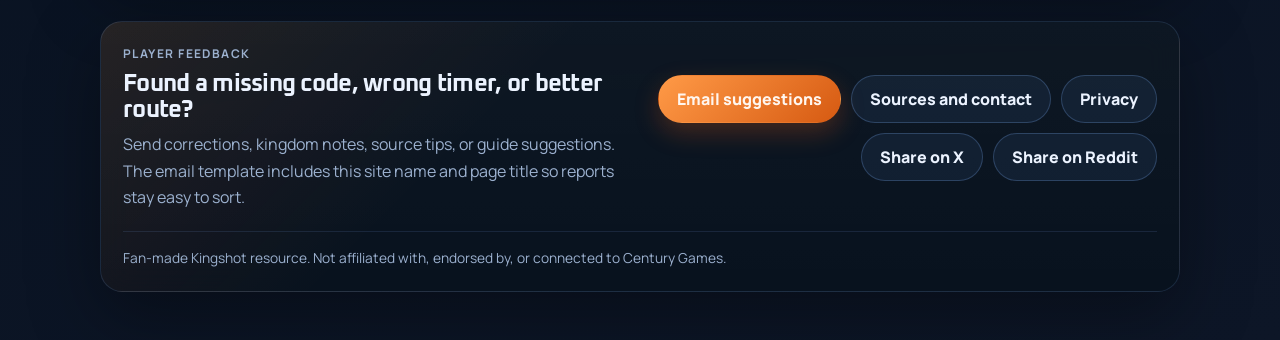
<file: guides/event-rhythm.html>
<!DOCTYPE html>
<html lang="en">
  <head>
    <meta charset="UTF-8" />
    <meta name="viewport" content="width=device-width, initial-scale=1.0" />
    <title>Kingshot Event Rhythm Guide</title>
    <meta
      name="description"
      content="A practical event-planning guide for Kingshot players who want to save speedups, prepare for alliance scoring windows, and grow more efficiently."
    />
    <link rel="canonical" href="https://kings20.top/guides/event-rhythm.html" />
    <meta property="og:title" content="Kingshot Event Rhythm Guide" />
    <meta property="og:description" content="Plan Kingshot event rhythm, speedup saving, score windows, and weekly resource prep." />
    <meta property="og:type" content="article" />
    <meta property="og:url" content="https://kings20.top/guides/event-rhythm.html" />
    <meta name="twitter:card" content="summary" />
    <link rel="preconnect" href="https://fonts.googleapis.com" />
    <link rel="preconnect" href="https://fonts.gstatic.com" crossorigin />
    <link
      href="https://fonts.googleapis.com/css2?family=Manrope:wght@400;500;600;700;800&family=Oxanium:wght@500;600;700;800&display=swap"
      rel="stylesheet"
    />
    <link rel="stylesheet" href="../styles.css" />
    <script
      async
      src="https://pagead2.googlesyndication.com/pagead/js/adsbygoogle.js?client=ca-pub-2456404542897668"
      crossorigin="anonymous"
    ></script>
  </head>
  <body data-page="eventRhythm">
    <div class="page-shell guide-layout">
      <a class="back-link" href="../index.html" data-i18n="shared.backToHome">Back to Kingshot Central</a>
      <article class="intro-card">
        <p class="eyebrow" data-i18n="eventRhythm.introEyebrow">Planning guide</p>
        <h1 data-i18n="eventRhythm.introTitle">How to play Kingshot around event rhythm</h1>
        <p data-i18n="eventRhythm.introBody">
          One of the biggest gaps between average and strong accounts is not raw activity. It is knowing when to hold resources and when to unload them.
        </p>
      </article>

      <article>
        <h2 data-i18n="eventRhythm.mindsetTitle">The rhythm mindset</h2>
        <p data-i18n="eventRhythm.mindsetBody">
          Most strategy games in this category reward the same behavior loop: save upgrade value, spend into a scoring window, collect layered rewards, then reset and prepare again.
        </p>
      </article>

      <div class="split">
        <article>
          <h2 data-i18n="eventRhythm.saveTitle">Resources usually worth saving</h2>
          <ul>
            <li data-i18n="eventRhythm.saveItems.0">Construction speedups</li>
            <li data-i18n="eventRhythm.saveItems.1">Research speedups</li>
            <li data-i18n="eventRhythm.saveItems.2">Hero pulls and fragments</li>
            <li data-i18n="eventRhythm.saveItems.3">Stamina-like consumables and premium currencies</li>
            <li data-i18n="eventRhythm.saveItems.4">Large burst upgrades that can finish on command</li>
          </ul>
        </article>

        <article>
          <h2 data-i18n="eventRhythm.spendTitle">Resources usually safe to spend</h2>
          <ul>
            <li data-i18n="eventRhythm.spendItems.0">Small maintenance upgrades that unblock account flow</li>
            <li data-i18n="eventRhythm.spendItems.1">Alliance contribution actions with immediate compounding rewards</li>
            <li data-i18n="eventRhythm.spendItems.2">Training and gathering habits that you can restock reliably</li>
            <li data-i18n="eventRhythm.spendItems.3">Routine dailies tied to stable recurring income</li>
          </ul>
        </article>
      </div>

      <article>
        <h2 data-i18n="eventRhythm.loopTitle">Weekly planning loop</h2>
        <ol>
          <li data-i18n="eventRhythm.loopItems.0">Check which major event or alliance push is approaching.</li>
          <li data-i18n="eventRhythm.loopItems.1">Estimate which category will score best for your account.</li>
          <li data-i18n="eventRhythm.loopItems.2">Front-load prep work like gathering, queues, and prerequisite construction.</li>
          <li data-i18n="eventRhythm.loopItems.3">Hold your finishers until you can stack event points with milestone rewards.</li>
          <li data-i18n="eventRhythm.loopItems.4">Review what you overspent so next cycle gets cleaner.</li>
        </ol>
        <p data-i18n="eventRhythm.loopBody">
          A strong account does not spend burst resources every day. It saves them for the moment when event points, lineup value, and account progression can all be stacked together.
        </p>
      </article>

      <article class="note-card">
        <h2 data-i18n="eventRhythm.noteTitle">Simple weekly resource rhythm</h2>
        <p data-i18n="eventRhythm.noteBody">
          A clean Kingshot week usually looks like this: use routine income to keep the account
          moving, keep burst items untouched, watch the next event closely, then unload only when
          points and lineup value line up together. Most weak accounts are not losing because they
          log in less. They are losing because they spend their best resources at full price.
        </p>
      </article>

      <article>
        <h2 data-i18n="eventRhythm.prepTitle">What to write in your own prep note</h2>
        <ul>
          <li data-i18n="eventRhythm.prepItems.0">How many construction speedups you want untouched by the next reset.</li>
          <li data-i18n="eventRhythm.prepItems.1">Which building finish you are saving to stack with event points.</li>
          <li data-i18n="eventRhythm.prepItems.2">Whether tomorrow is a hold day, a prep day, or a burst day.</li>
          <li data-i18n="eventRhythm.prepItems.3">What one mistake you made this cycle that should not happen again next week.</li>
        </ul>
      </article>
    </div>
    <script src="../site-config.js"></script>
    <script src="../i18n.js"></script>
    <script src="../site-schema.js"></script>
    <script src="../site-footer.js"></script>
  </body>
</html>
</file>
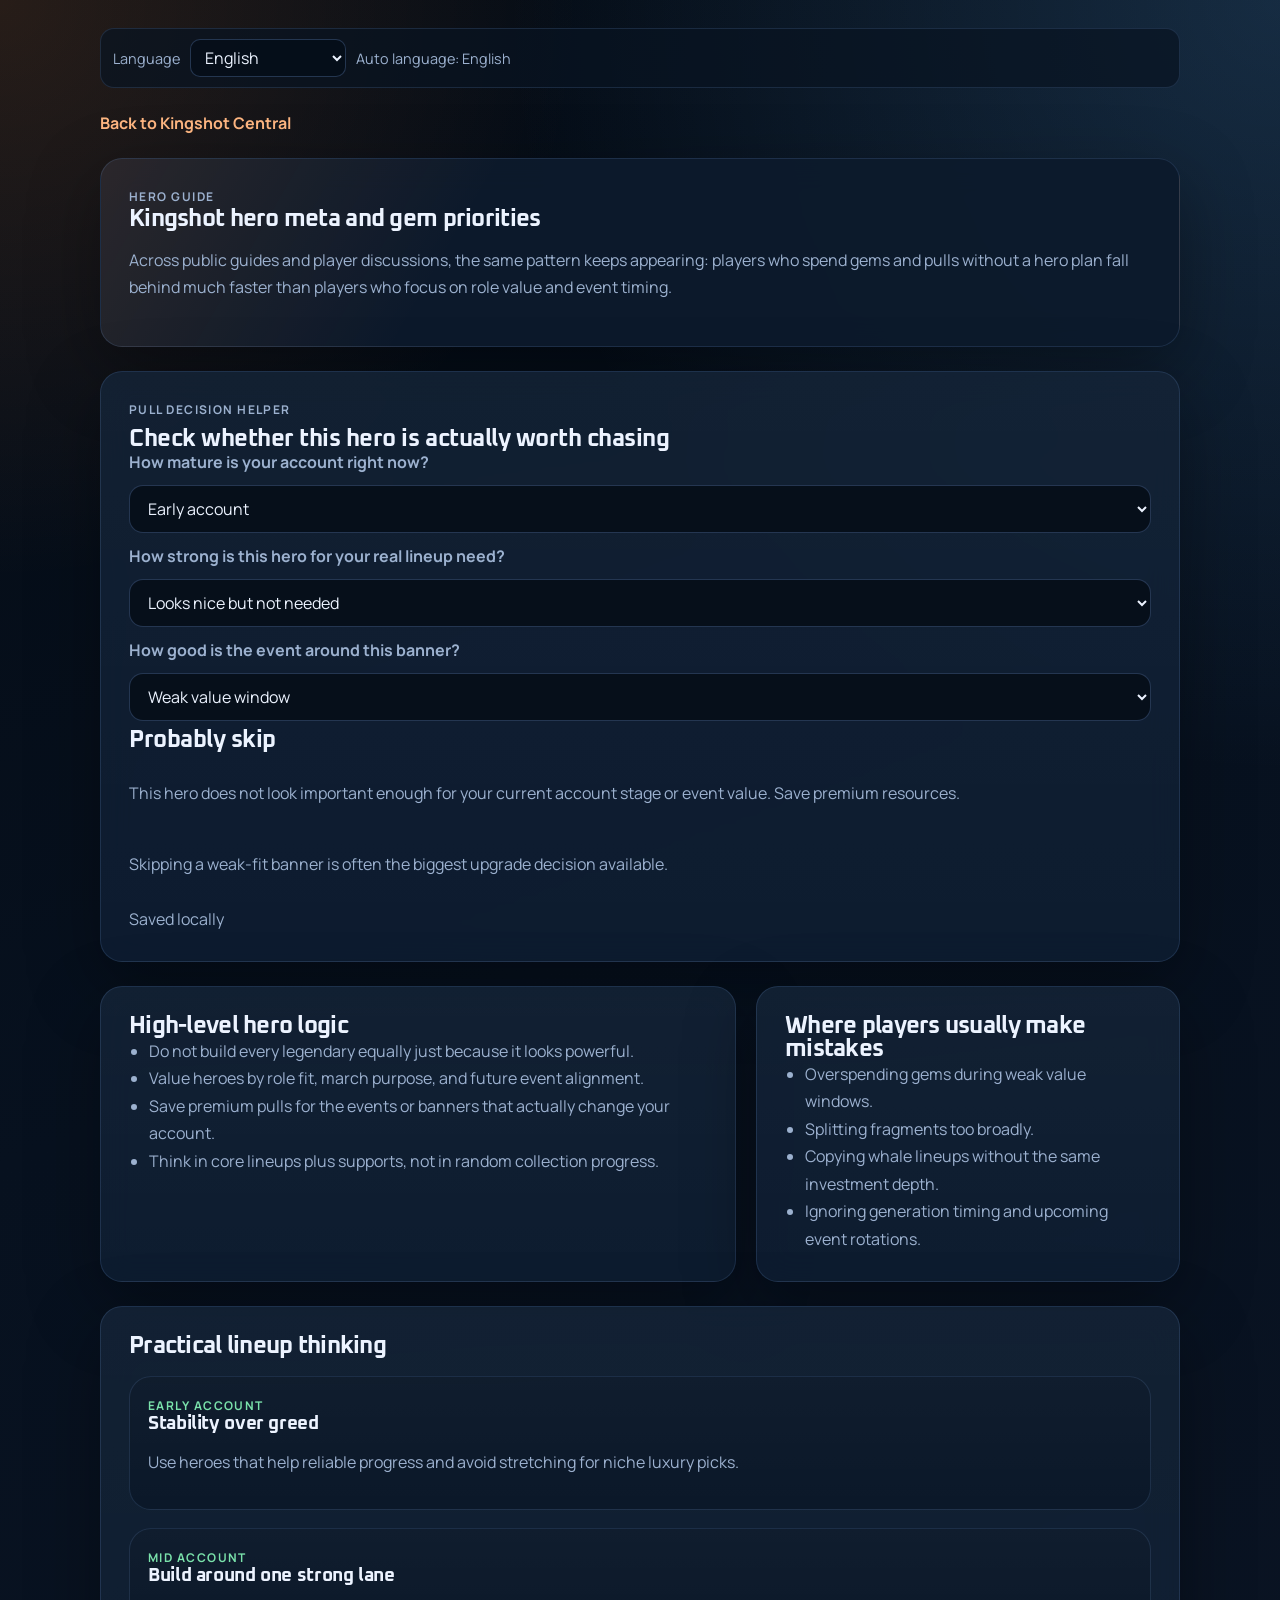
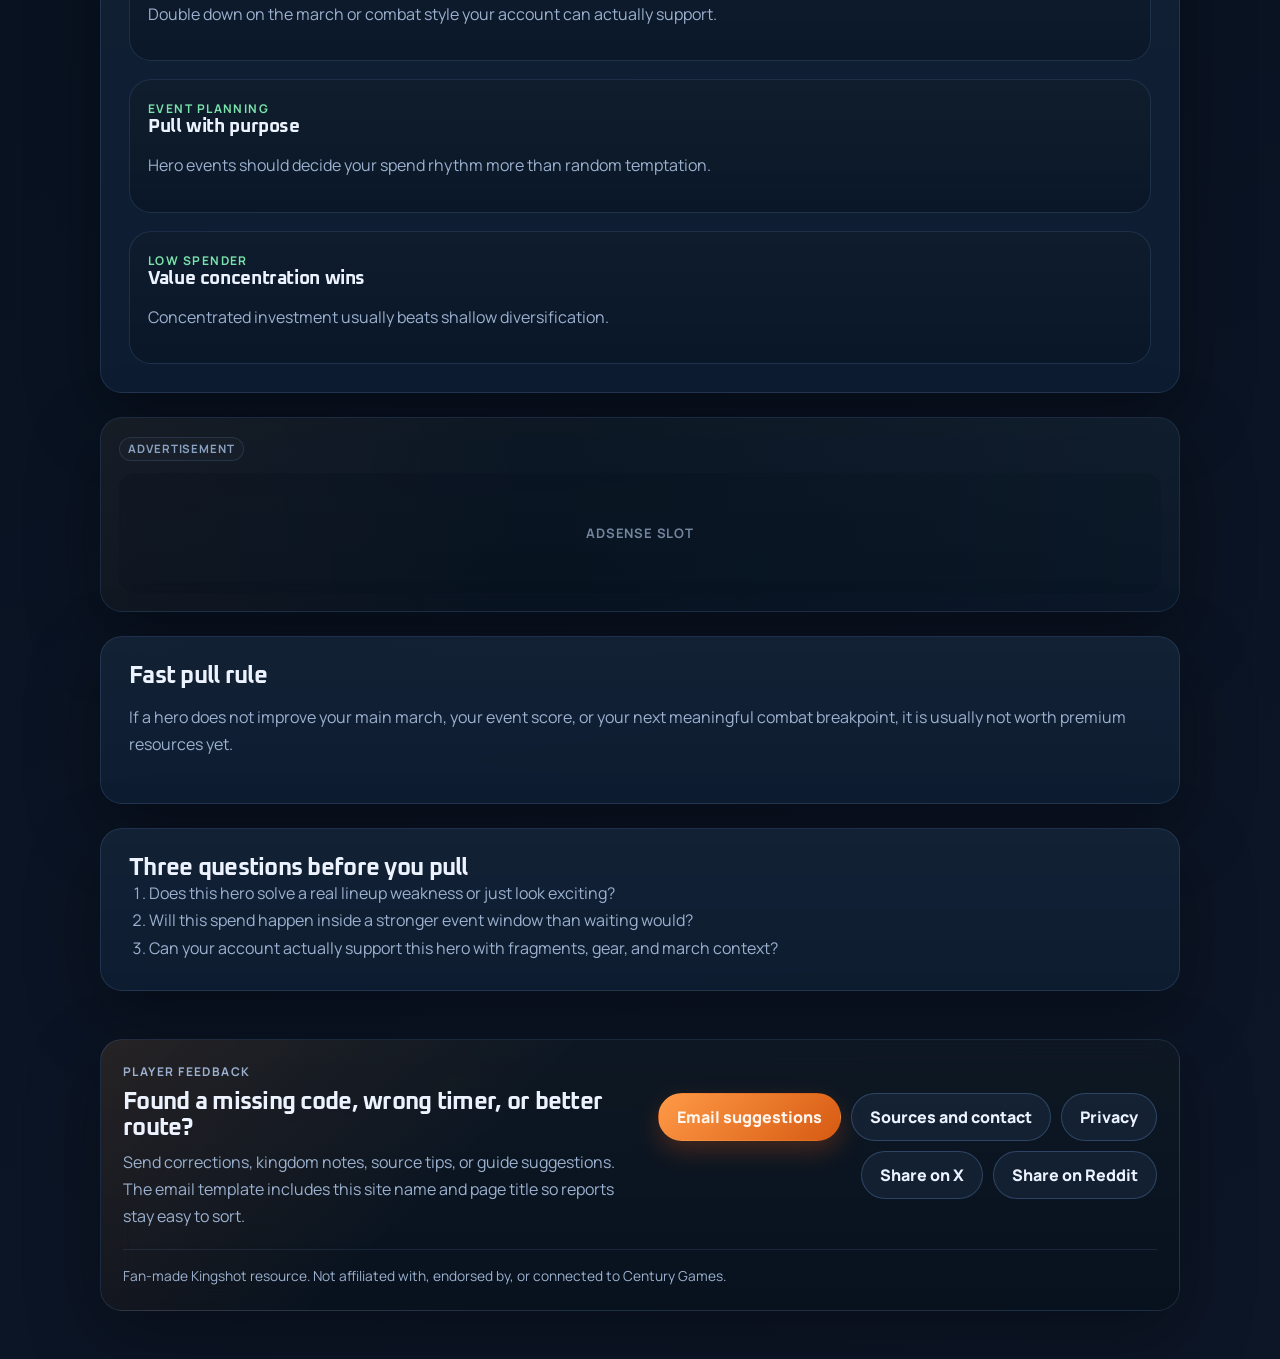
<file: guides/hero-meta.html>
<!DOCTYPE html>
<html lang="en">
  <head>
    <meta charset="UTF-8" />
    <meta name="viewport" content="width=device-width, initial-scale=1.0" />
    <title>Kingshot Hero Meta Guide</title>
    <meta
      name="description"
      content="Kingshot hero priorities, gem discipline, lineup thinking, and how to evaluate pulls by role and account stage."
    />
    <link rel="canonical" href="https://kings20.top/guides/hero-meta.html" />
    <meta property="og:title" content="Kingshot Hero Meta and Gem Priorities" />
    <meta property="og:description" content="Use account stage, lineup need, and event value to decide whether a Kingshot hero banner is worth chasing." />
    <meta property="og:type" content="article" />
    <meta property="og:url" content="https://kings20.top/guides/hero-meta.html" />
    <meta name="twitter:card" content="summary" />
    <link rel="preconnect" href="https://fonts.googleapis.com" />
    <link rel="preconnect" href="https://fonts.gstatic.com" crossorigin />
    <link
      href="https://fonts.googleapis.com/css2?family=Manrope:wght@400;500;600;700;800&family=Oxanium:wght@500;600;700;800&display=swap"
      rel="stylesheet"
    />
    <link rel="stylesheet" href="../styles.css" />
    <script
      async
      src="https://pagead2.googlesyndication.com/pagead/js/adsbygoogle.js?client=ca-pub-2456404542897668"
      crossorigin="anonymous"
    ></script>
  </head>
  <body data-page="hero">
    <div class="page-shell guide-layout">
      <a class="back-link" href="../index.html" data-i18n="shared.backToHome">Back to Kingshot Central</a>
      <article class="intro-card">
        <p class="eyebrow" data-i18n="hero.introEyebrow">Hero guide</p>
        <h1 data-i18n="hero.introTitle">Kingshot hero meta and gem priorities</h1>
        <p data-i18n="hero.introBody">
          Across public guides and player discussions, the same pattern keeps appearing: players who spend gems and pulls without a hero plan fall behind much faster than players who focus on role value and event timing.
        </p>
      </article>

      <section class="ad-slot ad-inline" aria-label="Advertisement" data-ad-slot="hero_inline_top" data-ad-format="auto" hidden>
        <span class="ad-slot-label" data-i18n="shared.adLabel">Advertisement</span>
        <div class="ad-slot-inner"></div>
      </section>

      <article class="today-card" data-hero-decision>
        <p class="section-kicker">Pull decision helper</p>
        <h2>Check whether this hero is actually worth chasing</h2>
        <div class="planner-controls">
          <label class="planner-label" for="hero-stage">How mature is your account right now?</label>
          <select id="hero-stage" class="planner-select">
            <option value="1">Early account</option>
            <option value="2">Mid account</option>
            <option value="3">Mature account with clear main march</option>
          </select>

          <label class="planner-label" for="hero-fit">How strong is this hero for your real lineup need?</label>
          <select id="hero-fit" class="planner-select">
            <option value="1">Looks nice but not needed</option>
            <option value="2">Useful upgrade</option>
            <option value="3">Fixes a real weakness</option>
          </select>

          <label class="planner-label" for="hero-event-fit">How good is the event around this banner?</label>
          <select id="hero-event-fit" class="planner-select">
            <option value="1">Weak value window</option>
            <option value="2">Acceptable window</option>
            <option value="3">Strong event overlap</option>
          </select>
        </div>
        <div class="planner-result">
          <h2 id="hero-decision-title">Probably skip</h2>
          <p id="hero-decision-body">This hero does not look important enough for your current account stage or event value. Save premium resources.</p>
          <p class="memo-status" id="hero-decision-note">Skipping a weak-fit banner is often the biggest upgrade decision available.</p>
          <span class="memo-status" id="hero-decision-status">Saved locally</span>
        </div>
      </article>

      <div class="split">
        <article>
          <h2 data-i18n="hero.logicTitle">High-level hero logic</h2>
          <ul>
            <li data-i18n="hero.logicItems.0">Do not build every legendary equally just because it looks powerful.</li>
            <li data-i18n="hero.logicItems.1">Value heroes by role fit, march purpose, and future event alignment.</li>
            <li data-i18n="hero.logicItems.2">Save premium pulls for the events or banners that actually change your account.</li>
            <li data-i18n="hero.logicItems.3">Think in core lineups plus supports, not in random collection progress.</li>
          </ul>
        </article>

        <article>
          <h2 data-i18n="hero.mistakesTitle">Where players usually make mistakes</h2>
          <ul>
            <li data-i18n="hero.mistakeItems.0">Overspending gems during weak value windows.</li>
            <li data-i18n="hero.mistakeItems.1">Splitting fragments too broadly.</li>
            <li data-i18n="hero.mistakeItems.2">Copying whale lineups without the same investment depth.</li>
            <li data-i18n="hero.mistakeItems.3">Ignoring generation timing and upcoming event rotations.</li>
          </ul>
        </article>
      </div>

      <article>
        <h2 data-i18n="hero.lineupTitle">Practical lineup thinking</h2>
        <div class="database-grid">
          <div class="database-card">
            <span class="db-label" data-i18n="hero.lineupCards.0.label">Early account</span>
            <h3 data-i18n="hero.lineupCards.0.title">Stability over greed</h3>
            <p data-i18n="hero.lineupCards.0.body">Use heroes that help reliable progress and avoid stretching for niche luxury picks.</p>
          </div>
          <div class="database-card">
            <span class="db-label" data-i18n="hero.lineupCards.1.label">Mid account</span>
            <h3 data-i18n="hero.lineupCards.1.title">Build around one strong lane</h3>
            <p data-i18n="hero.lineupCards.1.body">Double down on the march or combat style your account can actually support.</p>
          </div>
          <div class="database-card">
            <span class="db-label" data-i18n="hero.lineupCards.2.label">Event planning</span>
            <h3 data-i18n="hero.lineupCards.2.title">Pull with purpose</h3>
            <p data-i18n="hero.lineupCards.2.body">Hero events should decide your spend rhythm more than random temptation.</p>
          </div>
          <div class="database-card">
            <span class="db-label" data-i18n="hero.lineupCards.3.label">Low spender</span>
            <h3 data-i18n="hero.lineupCards.3.title">Value concentration wins</h3>
            <p data-i18n="hero.lineupCards.3.body">Concentrated investment usually beats shallow diversification.</p>
          </div>
        </div>
      </article>

      <section class="ad-slot ad-inline ad-desktop-only" aria-label="Advertisement" data-ad-slot="hero_inline_mid_desktop" data-ad-format="horizontal" hidden>
        <span class="ad-slot-label" data-i18n="shared.adLabel">Advertisement</span>
        <div class="ad-slot-inner"></div>
      </section>

      <article class="note-card">
        <h2 data-i18n="hero.noteTitle">Fast pull rule</h2>
        <p data-i18n="hero.noteBody">
          If a hero does not improve your main march, your event score, or your next meaningful
          combat breakpoint, it is usually not the right place to spend premium resources. The
          strongest accounts are not the ones that touch everything. They are the ones that keep
          saying no until one upgrade really changes the account.
        </p>
      </article>

      <article>
        <h2 data-i18n="hero.questionsTitle">Three questions before you pull</h2>
        <ol>
          <li data-i18n="hero.questions.0">Does this hero solve a real lineup weakness or just look exciting?</li>
          <li data-i18n="hero.questions.1">Will this spend happen inside a stronger event window than waiting would?</li>
          <li data-i18n="hero.questions.2">Can your account actually support this hero with fragments, gear, and march context?</li>
        </ol>
      </article>
    </div>
    <script src="../site-config.js"></script>
    <script src="../i18n.js"></script>
    <script src="../decision-tools.js"></script>
    <script src="../ads-config.js"></script>
    <script src="../ads.js"></script>
    <script src="../site-schema.js"></script>
    <script src="../site-footer.js"></script>
  </body>
</html>
</file>
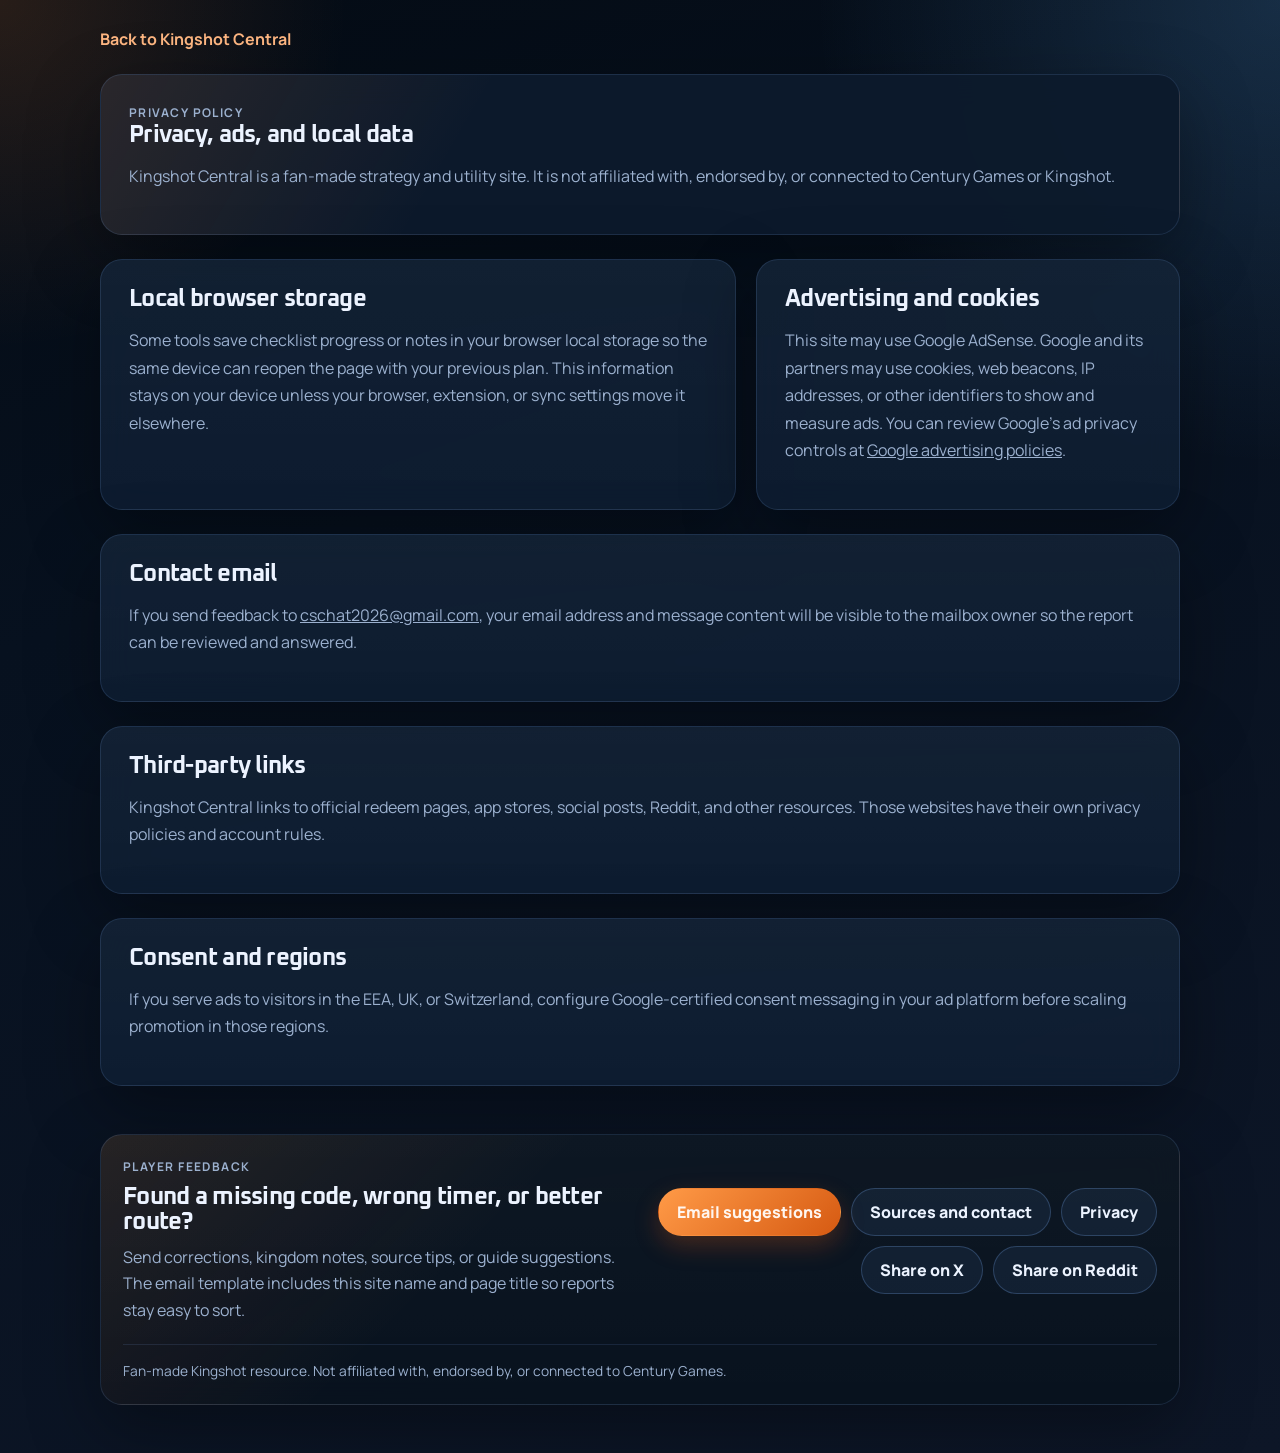
<file: guides/privacy.html>
<!DOCTYPE html>
<html lang="en">
  <head>
    <meta charset="UTF-8" />
    <meta name="viewport" content="width=device-width, initial-scale=1.0" />
    <title>Kingshot Central Privacy Policy</title>
    <meta
      name="description"
      content="Privacy policy for Kingshot Central, including local storage, advertising, cookies, contact email, and third-party links."
    />
    <link rel="canonical" href="https://kings20.top/guides/privacy.html" />
    <meta property="og:title" content="Kingshot Central Privacy Policy" />
    <meta property="og:description" content="How Kingshot Central handles local notes, ads, cookies, contact email, and third-party links." />
    <meta property="og:type" content="website" />
    <meta property="og:url" content="https://kings20.top/guides/privacy.html" />
    <meta name="twitter:card" content="summary" />
    <link rel="preconnect" href="https://fonts.googleapis.com" />
    <link rel="preconnect" href="https://fonts.gstatic.com" crossorigin />
    <link
      href="https://fonts.googleapis.com/css2?family=Manrope:wght@400;500;600;700;800&family=Oxanium:wght@500;600;700;800&display=swap"
      rel="stylesheet"
    />
    <link rel="stylesheet" href="../styles.css" />
    <script
      async
      src="https://pagead2.googlesyndication.com/pagead/js/adsbygoogle.js?client=ca-pub-2456404542897668"
      crossorigin="anonymous"
    ></script>
  </head>
  <body>
    <div class="page-shell guide-layout">
      <a class="back-link" href="../index.html">Back to Kingshot Central</a>
      <article class="intro-card">
        <p class="eyebrow">Privacy policy</p>
        <h1>Privacy, ads, and local data</h1>
        <p>
          Kingshot Central is a fan-made strategy and utility site. It is not affiliated with,
          endorsed by, or connected to Century Games or Kingshot.
        </p>
      </article>

      <div class="split">
        <article>
          <h2>Local browser storage</h2>
          <p>
            Some tools save checklist progress or notes in your browser local storage so the same
            device can reopen the page with your previous plan. This information stays on your
            device unless your browser, extension, or sync settings move it elsewhere.
          </p>
        </article>

        <article>
          <h2>Advertising and cookies</h2>
          <p>
            This site may use Google AdSense. Google and its partners may use cookies, web beacons,
            IP addresses, or other identifiers to show and measure ads. You can review Google's ad
            privacy controls at <a href="https://policies.google.com/technologies/ads" target="_blank" rel="noreferrer">Google advertising policies</a>.
          </p>
        </article>
      </div>

      <article>
        <h2>Contact email</h2>
        <p>
          If you send feedback to <a href="mailto:cschat2026@gmail.com?subject=Kingshot%20Central%20-%20Player%20Feedback">cschat2026@gmail.com</a>,
          your email address and message content will be visible to the mailbox owner so the report
          can be reviewed and answered.
        </p>
      </article>

      <article>
        <h2>Third-party links</h2>
        <p>
          Kingshot Central links to official redeem pages, app stores, social posts, Reddit, and
          other resources. Those websites have their own privacy policies and account rules.
        </p>
      </article>

      <article class="note-card">
        <h2>Consent and regions</h2>
        <p>
          If you serve ads to visitors in the EEA, UK, or Switzerland, configure Google-certified
          consent messaging in your ad platform before scaling promotion in those regions.
        </p>
      </article>
    </div>
    <script src="../site-config.js"></script>
    <script src="../site-schema.js"></script>
    <script src="../site-footer.js"></script>
  </body>
</html>
</file>
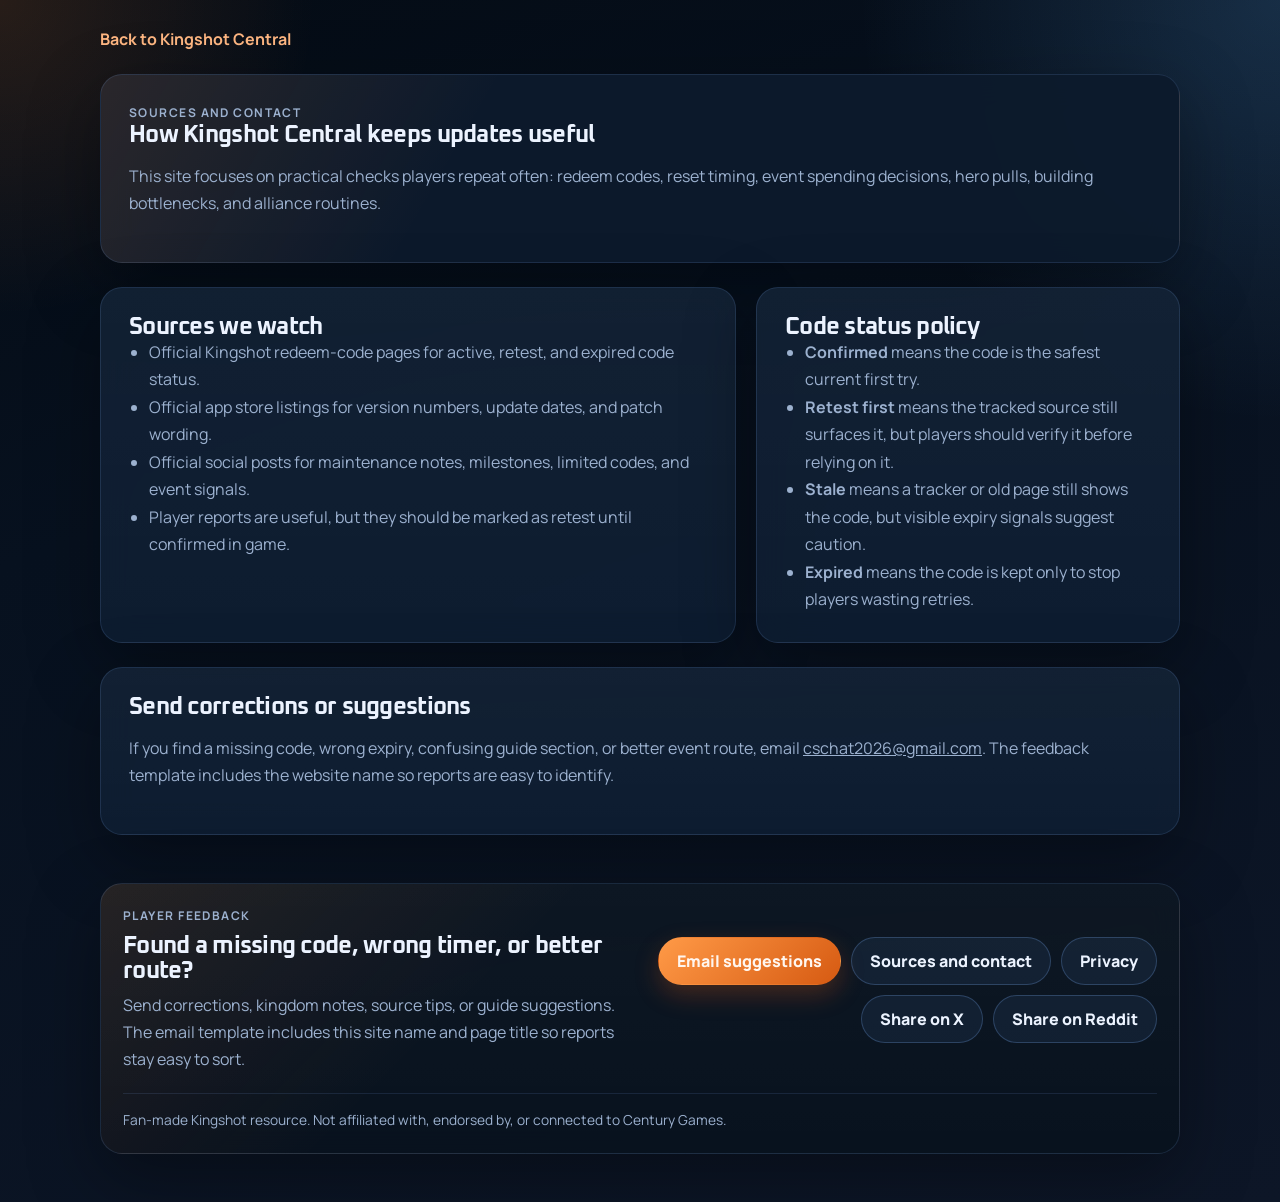
<file: guides/sources-contact.html>
<!DOCTYPE html>
<html lang="en">
  <head>
    <meta charset="UTF-8" />
    <meta name="viewport" content="width=device-width, initial-scale=1.0" />
    <title>Kingshot Central Sources and Contact</title>
    <meta
      name="description"
      content="How Kingshot Central tracks codes, app updates, daily reset information, and player corrections."
    />
    <link rel="canonical" href="https://kings20.top/guides/sources-contact.html" />
    <meta property="og:title" content="Kingshot Central Sources and Contact" />
    <meta property="og:description" content="Official sources, update policy, and feedback contact for Kingshot Central." />
    <meta property="og:type" content="website" />
    <meta property="og:url" content="https://kings20.top/guides/sources-contact.html" />
    <meta name="twitter:card" content="summary" />
    <link rel="preconnect" href="https://fonts.googleapis.com" />
    <link rel="preconnect" href="https://fonts.gstatic.com" crossorigin />
    <link
      href="https://fonts.googleapis.com/css2?family=Manrope:wght@400;500;600;700;800&family=Oxanium:wght@500;600;700;800&display=swap"
      rel="stylesheet"
    />
    <link rel="stylesheet" href="../styles.css" />
    <script
      async
      src="https://pagead2.googlesyndication.com/pagead/js/adsbygoogle.js?client=ca-pub-2456404542897668"
      crossorigin="anonymous"
    ></script>
  </head>
  <body>
    <div class="page-shell guide-layout">
      <a class="back-link" href="../index.html">Back to Kingshot Central</a>
      <article class="intro-card">
        <p class="eyebrow">Sources and contact</p>
        <h1>How Kingshot Central keeps updates useful</h1>
        <p>
          This site focuses on practical checks players repeat often: redeem codes, reset timing,
          event spending decisions, hero pulls, building bottlenecks, and alliance routines.
        </p>
      </article>

      <div class="split">
        <article>
          <h2>Sources we watch</h2>
          <ul>
            <li>Official Kingshot redeem-code pages for active, retest, and expired code status.</li>
            <li>Official app store listings for version numbers, update dates, and patch wording.</li>
            <li>Official social posts for maintenance notes, milestones, limited codes, and event signals.</li>
            <li>Player reports are useful, but they should be marked as retest until confirmed in game.</li>
          </ul>
        </article>

        <article>
          <h2>Code status policy</h2>
          <ul>
            <li><strong>Confirmed</strong> means the code is the safest current first try.</li>
            <li><strong>Retest first</strong> means the tracked source still surfaces it, but players should verify it before relying on it.</li>
            <li><strong>Stale</strong> means a tracker or old page still shows the code, but visible expiry signals suggest caution.</li>
            <li><strong>Expired</strong> means the code is kept only to stop players wasting retries.</li>
          </ul>
        </article>
      </div>

      <article class="note-card">
        <h2>Send corrections or suggestions</h2>
        <p>
          If you find a missing code, wrong expiry, confusing guide section, or better event route,
          email <a href="mailto:cschat2026@gmail.com?subject=Kingshot%20Central%20-%20Player%20Feedback&body=Website%3A%20Kingshot%20Central%0APage%3A%20Sources%20and%20Contact%0A%0ASuggestion%20or%20correction%3A%0A">cschat2026@gmail.com</a>.
          The feedback template includes the website name so reports are easy to identify.
        </p>
      </article>
    </div>
    <script src="../site-config.js"></script>
    <script src="../site-schema.js"></script>
    <script src="../site-footer.js"></script>
  </body>
</html>
</file>
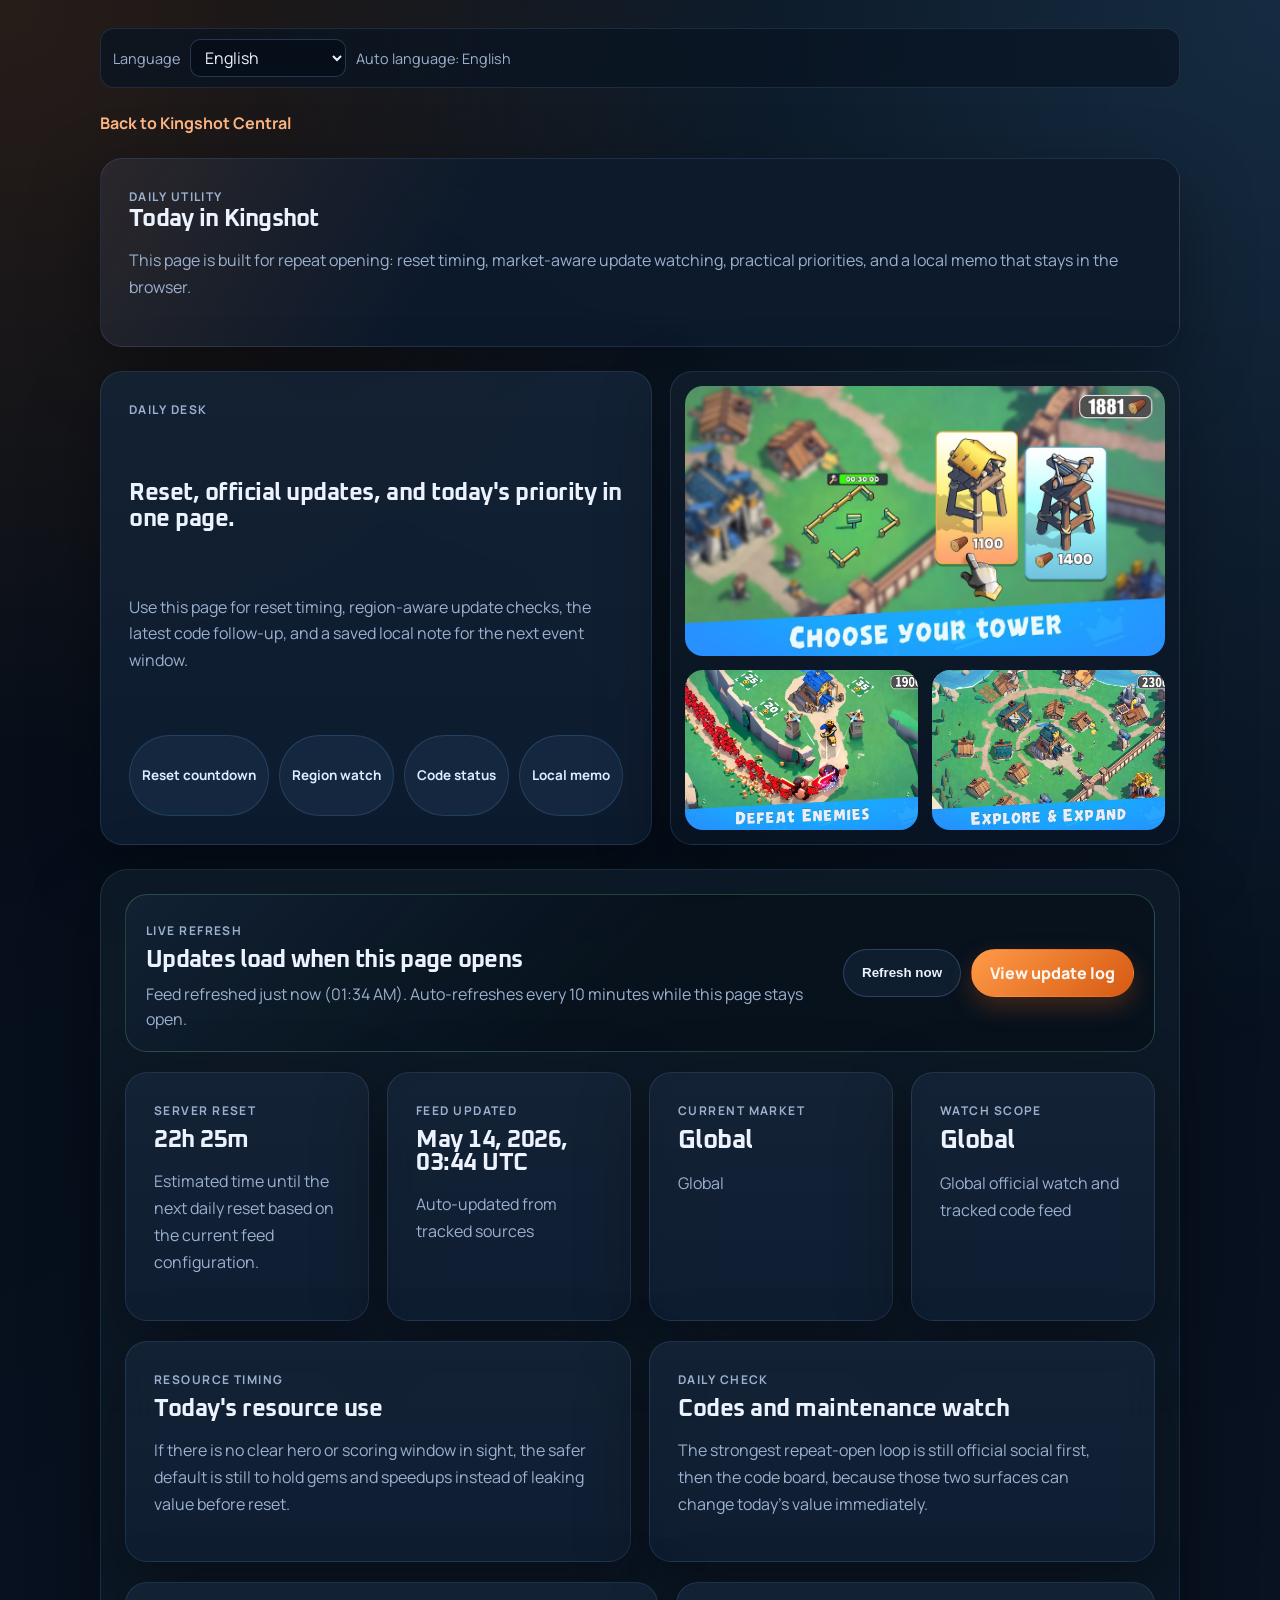
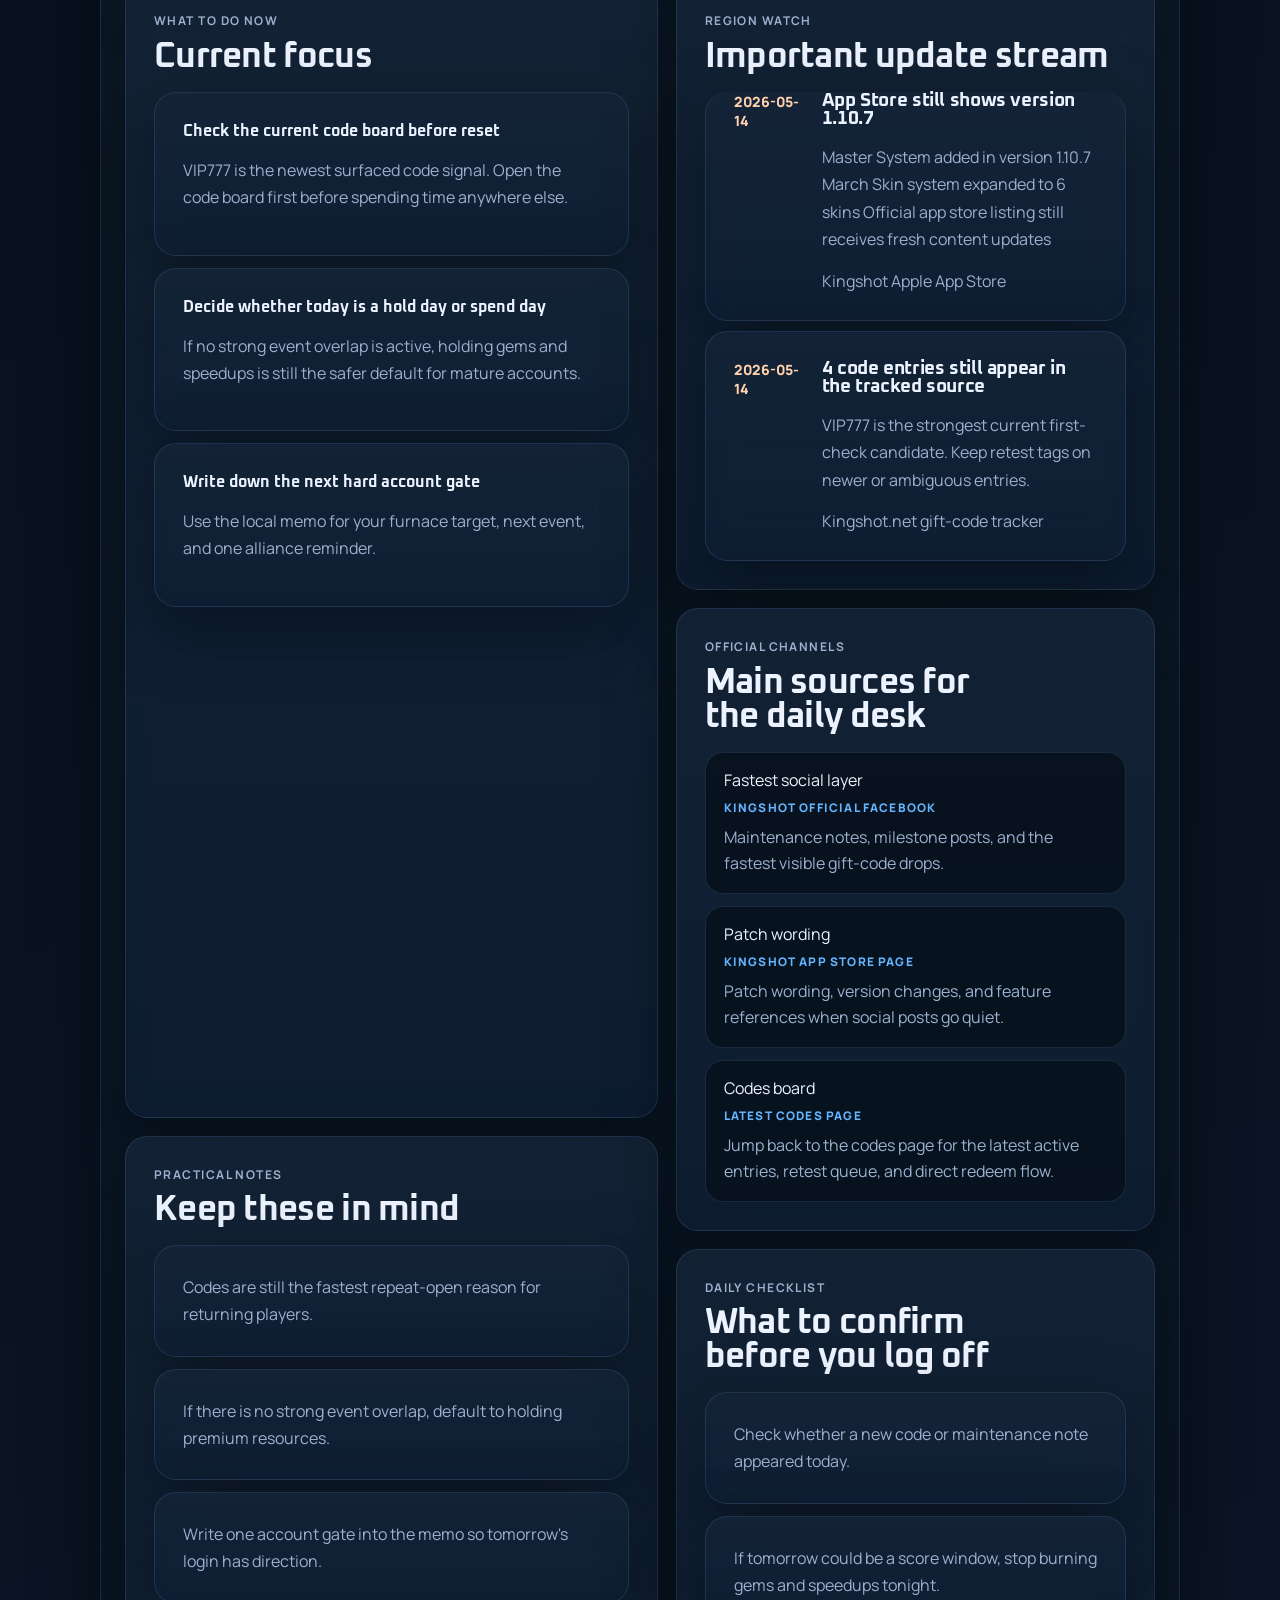
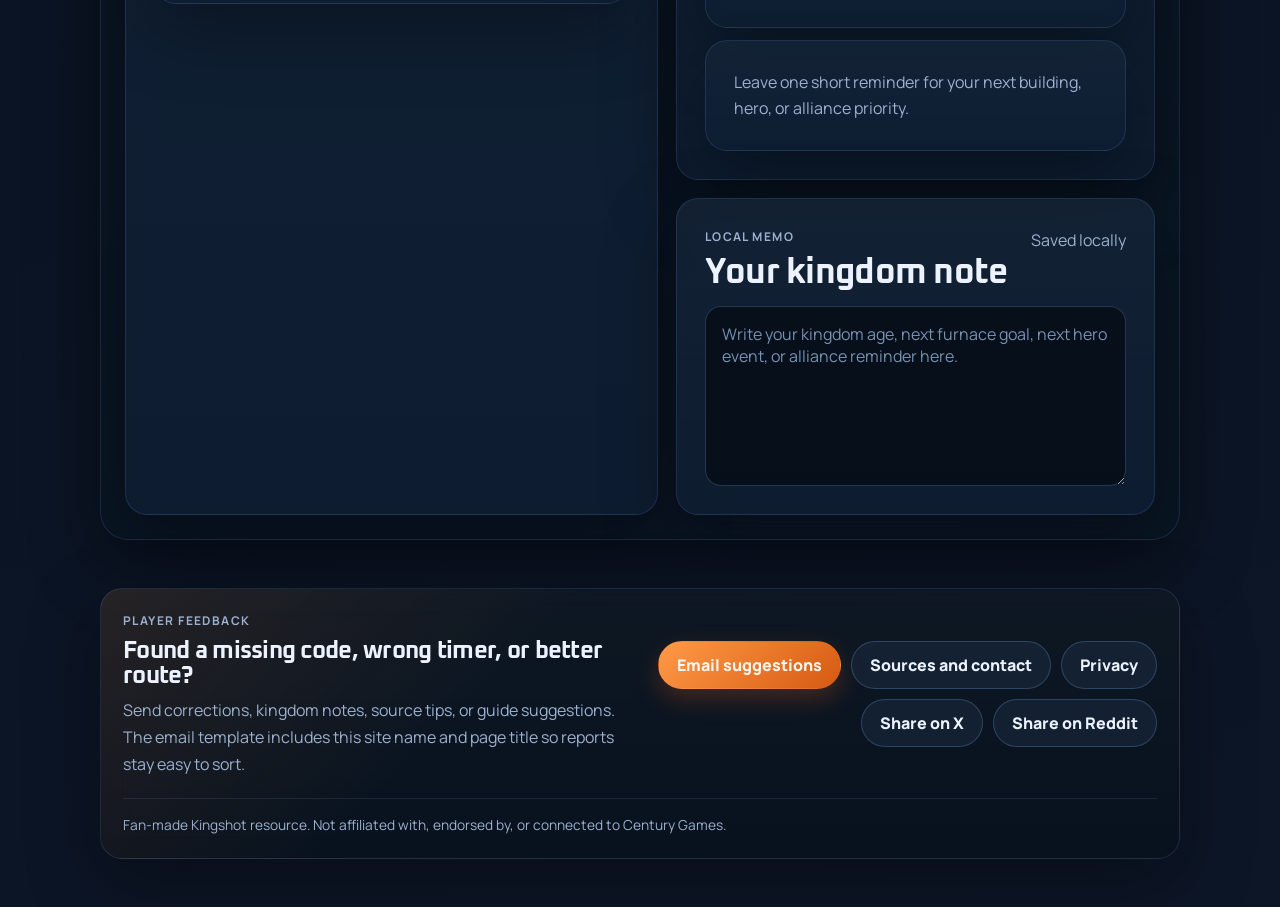
<file: guides/today.html>
<!DOCTYPE html>
<html lang="en">
  <head>
    <meta charset="UTF-8" />
    <meta name="viewport" content="width=device-width, initial-scale=1.0" />
    <title>Today in Kingshot | Reset, Region Watch, and Notes</title>
    <meta
      name="description"
      content="Today in Kingshot shows reset timing, region-aware updates, official watch links, and a locally saved memo for repeat daily use."
    />
    <link rel="canonical" href="https://kings20.top/guides/today.html" />
    <meta property="og:title" content="Today in Kingshot | Reset, Updates, and Notes" />
    <meta property="og:description" content="Open a daily Kingshot desk with reset timing, live update refresh, official sources, and local notes." />
    <meta property="og:type" content="article" />
    <meta property="og:url" content="https://kings20.top/guides/today.html" />
    <meta name="twitter:card" content="summary" />
    <link rel="preconnect" href="https://fonts.googleapis.com" />
    <link rel="preconnect" href="https://fonts.gstatic.com" crossorigin />
    <link
      href="https://fonts.googleapis.com/css2?family=Manrope:wght@400;500;600;700;800&family=Oxanium:wght@500;600;700;800&display=swap"
      rel="stylesheet"
    />
    <link rel="stylesheet" href="../styles.css" />
    <script
      async
      src="https://pagead2.googlesyndication.com/pagead/js/adsbygoogle.js?client=ca-pub-2456404542897668"
      crossorigin="anonymous"
    ></script>
  </head>
  <body data-page="today">
    <div class="page-shell guide-layout">
      <a class="back-link" href="../index.html" data-i18n="shared.backToHome">Back to Kingshot Central</a>
      <article class="intro-card">
        <p class="eyebrow" data-i18n="today.introEyebrow">Daily utility</p>
        <h1 data-i18n="today.introTitle">Today in Kingshot</h1>
        <p data-i18n="today.introBody">
          This page is built for repeat opening: reset timing, market-aware update watching, practical priorities, and a local memo that stays in the browser.
        </p>
      </article>

      <section class="today-showcase">
        <article class="today-showcase-copy">
          <p class="section-kicker today-showcase-kicker">Daily desk</p>
          <h2 class="today-showcase-title">Open one page for reset timing, official watch, and today's next move.</h2>
          <p class="today-showcase-body">
            Use one page to check reset timing, watch official updates, confirm code changes,
            and keep one short note for your next event, building goal, or alliance task.
          </p>
          <div class="today-showcase-tags">
            <span class="today-showcase-tag">Reset countdown</span>
            <span class="today-showcase-tag">Region watch</span>
            <span class="today-showcase-tag">Code status</span>
            <span class="today-showcase-tag">Local memo</span>
          </div>
        </article>
        <div class="today-showcase-media">
          <figure class="today-shot-main">
            <img src="../assets/kingshot-shot-4.webp" alt="Kingshot world view" />
          </figure>
          <div class="today-shot-grid">
            <figure class="today-shot-card">
              <img src="../assets/kingshot-shot-1.webp" alt="Kingshot battle scene" />
            </figure>
            <figure class="today-shot-card">
              <img src="../assets/kingshot-shot-3.webp" alt="Kingshot city scene" />
            </figure>
          </div>
        </div>
      </section>

      <section class="today-panel" data-live-panel>
        <div class="today-refresh-bar">
          <div>
            <p class="section-kicker" id="refresh-kicker">Live refresh</p>
            <h2 id="refresh-title">Updates load when this page opens</h2>
            <p id="refresh-status" aria-live="polite">Preparing feed refresh...</p>
          </div>
          <div class="today-refresh-actions">
            <button class="button button-secondary" type="button" id="refresh-feed">Refresh now</button>
            <a class="button button-primary" href="../data/update-log.txt" target="_blank" rel="noreferrer" id="refresh-log-link">View update log</a>
          </div>
        </div>

        <div class="today-grid today-top-grid">
          <article class="today-card">
            <p class="section-kicker" data-i18n="today.topCards.resetKicker">Server reset</p>
            <h2 id="reset-value">--</h2>
            <p data-i18n="today.topCards.resetBody">
              Estimated time until the next daily reset based on the current feed configuration.
            </p>
          </article>

          <article class="today-card">
            <p class="section-kicker" data-i18n="today.topCards.updatedKicker">Feed updated</p>
            <h2 id="updated-value">--</h2>
            <p id="updated-badge">--</p>
          </article>

          <article class="today-card compact-status-card">
            <p class="section-kicker" data-i18n="today.topCards.marketKicker">Current market</p>
            <h2 id="market-value">--</h2>
            <p id="market-region">--</p>
          </article>

          <article class="today-card compact-status-card">
            <p class="section-kicker" data-i18n="today.topCards.scopeKicker">Watch scope</p>
            <h2 id="scope-title">--</h2>
            <p id="scope-body">--</p>
          </article>
        </div>

        <div class="today-grid today-decision-grid">
          <article class="today-card today-decision-card">
            <p class="section-kicker">Fast answer</p>
            <h2>Should you spend today?</h2>
            <p class="today-decision-body">
              If there is no strong hero or score window visible, the safer default is still to hold gems, hold speedups,
              and avoid accidental leakage before reset.
            </p>
          </article>

          <article class="today-card today-decision-card">
            <p class="section-kicker">First check</p>
            <h2>Did a new code or maintenance note land?</h2>
            <p class="today-decision-body">
              The fastest repeat-open loop is still simple: check official social first, then confirm whether the codes board changed.
            </p>
          </article>
        </div>

        <section class="ad-slot ad-inline" aria-label="Advertisement" data-ad-slot="today_inline_top" data-ad-format="auto" hidden>
          <span class="ad-slot-label" data-i18n="shared.adLabel">Advertisement</span>
          <div class="ad-slot-inner"></div>
        </section>

        <div class="today-layout">
          <section class="today-column">
            <article class="today-section">
              <div class="section-head">
                <div>
                  <p class="section-kicker" data-i18n="today.sections.focusKicker">What to do now</p>
                  <h2 data-i18n="today.sections.focusTitle">Current focus</h2>
                </div>
              </div>
              <div class="live-card-list" id="focus-list"></div>
            </article>

            <article class="today-section">
              <div class="section-head">
                <div>
                  <p class="section-kicker" data-i18n="today.sections.notesKicker">Practical notes</p>
                  <h2 data-i18n="today.sections.notesTitle">Keep these in mind</h2>
                </div>
              </div>
              <div class="live-note-list" id="notes-list"></div>
            </article>
          </section>

          <section class="today-column">
            <article class="today-section">
              <div class="section-head">
                <div>
                  <p class="section-kicker" data-i18n="today.sections.updatesKicker">Region watch</p>
                  <h2 data-i18n="today.sections.updatesTitle">Important update stream</h2>
                </div>
              </div>
              <div class="update-list" id="updates-list"></div>
            </article>

            <article class="today-section source-strip-card">
              <div class="section-head">
                <div>
                  <p class="section-kicker today-source-kicker">Official surfaces</p>
                  <h2 class="today-source-title">Main sources behind this daily desk</h2>
                </div>
              </div>
              <div class="today-source-links">
                <a class="today-source-link" href="https://www.facebook.com/61560003321785/" target="_blank" rel="noreferrer">
                  <span class="today-source-label">Fastest social layer</span>
                  <strong class="today-source-strong">Kingshot Official Facebook</strong>
                  <p class="today-source-body">Maintenance notes, milestone posts, and the fastest visible gift-code drops.</p>
                </a>
                <a class="today-source-link" href="https://apps.apple.com/us/app/kingshot/id6739554056" target="_blank" rel="noreferrer">
                  <span class="today-source-label">Patch wording</span>
                  <strong class="today-source-strong">Kingshot App Store page</strong>
                  <p class="today-source-body">Patch wording, version changes, and feature references when social posts go quiet.</p>
                </a>
                <a class="today-source-link" href="./codes.html">
                  <span class="today-source-label">Code board</span>
                  <strong class="today-source-strong">Latest codes page</strong>
                  <p class="today-source-body">Open the tracked code list, copy the newest entries, and jump straight to the redeem flow.</p>
                </a>
              </div>
            </article>

            <article class="today-section">
              <div class="section-head">
                <div>
                  <p class="section-kicker" data-i18n="today.sections.pipelineKicker">Daily checklist</p>
                  <h2 data-i18n="today.sections.pipelineTitle">What to confirm before you log off</h2>
                </div>
              </div>
              <div class="live-note-list" id="pipeline-list"></div>
            </article>

            <article class="today-section memo-section">
              <div class="section-head">
                <div>
                  <p class="section-kicker" data-i18n="today.sections.memoKicker">Local memo</p>
                  <h2 data-i18n="today.sections.memoTitle">Your kingdom note</h2>
                </div>
                <span class="memo-status" id="memo-status" data-i18n="today.memoStatus">Saved locally</span>
              </div>
              <textarea
                id="memo-field"
                class="memo-field"
                data-i18n-placeholder="today.memoPlaceholder"
                placeholder="Write your kingdom age, next furnace goal, next hero event, or alliance reminder here."
              ></textarea>
            </article>
          </section>
        </div>
      </section>
    </div>
    <script src="../site-data.js"></script>
    <script src="../site-config.js"></script>
    <script src="../i18n.js"></script>
    <script src="../live.js"></script>
    <script src="../ads-config.js"></script>
    <script src="../ads.js"></script>
    <script src="../site-schema.js"></script>
    <script src="../site-footer.js"></script>
  </body>
</html>
</file>
<file: styles.css>
:root {
  --bg: #07111f;
  --bg-2: #0d1a2c;
  --bg-3: #102339;
  --panel: rgba(15, 31, 52, 0.82);
  --panel-strong: rgba(13, 27, 44, 0.96);
  --panel-soft: rgba(20, 38, 60, 0.72);
  --line: rgba(136, 181, 255, 0.14);
  --line-strong: rgba(136, 181, 255, 0.24);
  --text: #ecf3ff;
  --muted: #9cb1cf;
  --accent: #ff8a32;
  --accent-2: #63b6ff;
  --success: #7ae2ab;
  --shadow: 0 24px 70px rgba(0, 0, 0, 0.34);
  --radius-xl: 28px;
  --radius-lg: 22px;
  --radius-md: 18px;
  --radius-sm: 12px;
  --content: 1480px;
}

* {
  box-sizing: border-box;
}

html {
  scroll-behavior: smooth;
}

body {
  margin: 0;
  font-family: "Manrope", sans-serif;
  color: var(--text);
  background:
    radial-gradient(circle at top left, rgba(255, 138, 50, 0.14), transparent 18%),
    radial-gradient(circle at top right, rgba(99, 182, 255, 0.18), transparent 24%),
    linear-gradient(160deg, #040b14 0%, #07111f 34%, #0d1627 100%);
}

a {
  color: inherit;
}

.bg-orb,
.grid-overlay {
  pointer-events: none;
  position: fixed;
  inset: 0;
  z-index: 0;
}

.bg-orb {
  filter: blur(28px);
  opacity: 0.42;
}

.bg-orb-a {
  inset: 4% auto auto 6%;
  width: 340px;
  height: 340px;
  border-radius: 50%;
  background: radial-gradient(circle, rgba(255, 138, 50, 0.44), transparent 70%);
  animation: floatOrbA 16s ease-in-out infinite;
}

.bg-orb-b {
  inset: auto 8% 8% auto;
  width: 380px;
  height: 380px;
  border-radius: 50%;
  background: radial-gradient(circle, rgba(99, 182, 255, 0.3), transparent 70%);
  animation: floatOrbB 18s ease-in-out infinite;
}

.grid-overlay {
  background-image:
    linear-gradient(rgba(128, 170, 235, 0.055) 1px, transparent 1px),
    linear-gradient(90deg, rgba(128, 170, 235, 0.05) 1px, transparent 1px);
  background-size: 38px 38px;
  mask-image: linear-gradient(180deg, rgba(0, 0, 0, 0.55), transparent 82%);
  opacity: 0.42;
}

.home-body {
  min-height: 100vh;
}

.home-news-body .site-frame {
  width: min(calc(100% - 28px), 1560px);
  margin: 0 auto;
  padding: 18px 0 40px;
  position: relative;
  z-index: 1;
}

.news-header {
  display: grid;
  gap: 16px;
  margin-bottom: 20px;
}

.news-header-main,
.news-subnav {
  display: flex;
  align-items: center;
  justify-content: space-between;
  gap: 18px;
  flex-wrap: wrap;
}

.news-brand {
  min-width: 320px;
  max-width: 420px;
  background:
    linear-gradient(180deg, rgba(255, 255, 255, 0.02), rgba(255, 255, 255, 0)),
    rgba(11, 23, 40, 0.9);
}

.news-topnav {
  display: flex;
  align-items: center;
  gap: 14px;
  flex-wrap: wrap;
  padding: 12px 18px;
  border-radius: 999px;
  border: 1px solid rgba(136, 181, 255, 0.14);
  background: rgba(8, 20, 34, 0.84);
}

.news-topnav a {
  color: #d7e7ff;
  text-decoration: none;
  font-weight: 700;
}

.news-topnav a:hover {
  color: #ffffff;
}

.news-subnav {
  padding: 0 4px;
}

.news-main-layout {
  display: grid;
  grid-template-columns: minmax(0, 1.62fr) minmax(320px, 0.7fr);
  gap: 22px;
}

.news-primary-column,
.news-sidebar-column {
  display: grid;
  gap: 22px;
}

.news-sidebar-column {
  align-content: start;
}

.news-section,
.headline-hero,
.sidebar-module {
  border: 1px solid var(--line);
  border-radius: 28px;
  background:
    linear-gradient(180deg, rgba(255, 255, 255, 0.025), rgba(255, 255, 255, 0)),
    rgba(10, 21, 36, 0.9);
  box-shadow: var(--shadow);
  backdrop-filter: blur(16px);
}

.headline-hero {
  padding: 24px;
  display: grid;
  gap: 20px;
}

.hero-quick-answers {
  display: grid;
  grid-template-columns: minmax(0, 1.1fr) repeat(2, minmax(0, 0.95fr));
  gap: 16px;
}

.answer-card {
  display: grid;
  gap: 12px;
  padding: 18px 20px;
  border-radius: 22px;
  border: 1px solid var(--line);
  background:
    linear-gradient(180deg, rgba(255, 255, 255, 0.025), rgba(255, 255, 255, 0)),
    rgba(8, 18, 31, 0.74);
}

.answer-card h2 {
  margin: 0;
  font-family: "Oxanium", sans-serif;
  font-size: clamp(1.15rem, 1.8vw, 1.56rem);
  line-height: 1.08;
  letter-spacing: -0.02em;
}

.answer-card p {
  margin: 0;
  color: var(--muted);
  line-height: 1.66;
}

.answer-card-primary {
  background:
    linear-gradient(135deg, rgba(255, 138, 50, 0.14), transparent 48%),
    linear-gradient(180deg, rgba(255, 255, 255, 0.03), rgba(255, 255, 255, 0)),
    rgba(10, 22, 37, 0.88);
}

.answer-actions {
  display: flex;
  gap: 12px;
  flex-wrap: wrap;
}

.headline-main {
  display: grid;
  grid-template-columns: minmax(0, 1.28fr) minmax(320px, 0.72fr);
  gap: 18px;
  align-items: start;
}

.headline-story {
  display: grid;
  gap: 16px;
  padding: 24px;
  border-radius: 24px;
  background:
    linear-gradient(135deg, rgba(255, 138, 50, 0.1), transparent 42%),
    linear-gradient(180deg, rgba(255, 255, 255, 0.03), rgba(255, 255, 255, 0)),
    rgba(14, 28, 46, 0.95);
}

.headline-story h1 {
  margin: 0;
  max-width: 13ch;
  font-family: "Oxanium", sans-serif;
  font-size: clamp(2.2rem, 4.2vw, 3.8rem);
  line-height: 1;
  letter-spacing: -0.04em;
  text-wrap: balance;
  word-break: normal;
  overflow-wrap: normal;
}

.headline-side {
  display: grid;
}

.headline-side .hero-mini-grid {
  margin-top: 0;
  height: 100%;
}

.headline-media-strip {
  display: grid;
  grid-template-columns: minmax(0, 1.2fr) minmax(260px, 0.8fr);
  gap: 18px;
}

.headline-media-main,
.headline-media-rail {
  display: grid;
  gap: 18px;
}

.headline-media-rail {
  align-content: start;
}

.promo-card {
  padding: 20px;
}

.promo-card h2 {
  margin: 10px 0 10px;
  font-family: "Oxanium", sans-serif;
  font-size: 1.22rem;
  line-height: 1.14;
}

.promo-card p {
  margin: 0;
  color: var(--muted);
  line-height: 1.66;
}

.promo-card .card-link {
  margin-top: 14px;
  display: inline-flex;
}

.module-summary {
  margin: 2px 0 0;
  color: var(--muted);
  line-height: 1.68;
}

.news-grid-two {
  display: grid;
  grid-template-columns: minmax(0, 1fr) minmax(0, 1fr);
  gap: 22px;
}

.core-utility-grid {
  align-items: start;
}

.secondary-news-grid {
  align-items: start;
}

.news-section {
  padding: 22px;
}

.compact-tools-hub .tool-grid {
  grid-template-columns: repeat(2, minmax(0, 1fr));
}

.news-sidebar-column .database-grid {
  grid-template-columns: 1fr;
}

.news-sidebar-column .ops-cards {
  grid-template-columns: 1fr;
}

.news-sidebar-column .build-order {
  margin-top: 16px;
}

.home-shell {
  width: min(calc(100% - 28px), var(--content));
  margin: 0 auto;
  padding: 20px 0 32px;
  display: grid;
  grid-template-columns: 260px minmax(0, 1fr);
  gap: 24px;
  position: relative;
  z-index: 1;
}

.mobile-commandbar,
.mobile-mission-strip,
.mobile-dock {
  display: none;
}

.locale-switcher {
  display: flex;
  align-items: center;
  gap: 10px;
  flex-wrap: wrap;
  padding: 10px 12px;
  border-radius: 14px;
  border: 1px solid var(--line);
  background: rgba(9, 20, 34, 0.72);
}

.locale-label,
.locale-notice {
  color: var(--muted);
  font-size: 0.9rem;
}

.locale-select {
  min-height: 38px;
  border-radius: 10px;
  border: 1px solid var(--line-strong);
  background: rgba(6, 15, 26, 0.92);
  color: var(--text);
  font: inherit;
  padding: 0 10px;
}

.ad-mobile-only {
  display: none;
}

.sidebar {
  position: sticky;
  top: 20px;
  align-self: start;
  display: grid;
  gap: 18px;
}

.brand-lockup,
.sidebar-panel,
.glass-card,
.hero-panel,
.metric-card,
.tool-card,
.ad-slot,
.guide-layout article,
.tracker-card,
.note-card {
  border: 1px solid var(--line);
  background:
    linear-gradient(180deg, rgba(255, 255, 255, 0.02), rgba(255, 255, 255, 0)),
    var(--panel);
  box-shadow: var(--shadow);
  backdrop-filter: blur(16px);
}

.brand-lockup {
  display: flex;
  align-items: center;
  gap: 14px;
  padding: 18px;
  border-radius: var(--radius-lg);
  text-decoration: none;
}

.brand-mark {
  width: 52px;
  height: 52px;
  border-radius: 16px;
  display: grid;
  place-items: center;
  font-family: "Oxanium", sans-serif;
  font-size: 1.2rem;
  font-weight: 800;
  color: #fff6ef;
  background:
    linear-gradient(145deg, rgba(255, 138, 50, 1), rgba(180, 64, 7, 1));
}

.brand-lockup strong {
  display: block;
  font-size: 1rem;
}

.brand-lockup small {
  display: block;
  margin-top: 4px;
  color: var(--muted);
}

.ad-slot {
  position: relative;
  border-radius: var(--radius-lg);
  padding: 18px;
  overflow: hidden;
  background:
    linear-gradient(180deg, rgba(255, 255, 255, 0.018), rgba(255, 255, 255, 0)),
    rgba(9, 20, 34, 0.8);
}

.ad-slot::after {
  content: "";
  position: absolute;
  inset: 0;
  pointer-events: none;
  background: linear-gradient(90deg, rgba(255, 138, 50, 0.04), transparent 40%, rgba(99, 182, 255, 0.03));
}

.ad-slot-label {
  position: relative;
  z-index: 1;
  display: inline-flex;
  min-height: 24px;
  align-items: center;
  padding: 0 8px;
  border-radius: 999px;
  border: 1px solid rgba(136, 181, 255, 0.14);
  color: #8aa2c2;
  background: rgba(255, 255, 255, 0.02);
  font-size: 0.72rem;
  text-transform: uppercase;
  letter-spacing: 0.08em;
  font-weight: 700;
}

.ad-slot-inner {
  position: relative;
  z-index: 1;
  display: grid;
  gap: 8px;
  margin-top: 12px;
  min-height: 92px;
  place-content: center;
  text-align: center;
  border: 1px dashed rgba(136, 181, 255, 0.18);
  border-radius: 16px;
  padding: 18px;
  background: rgba(5, 13, 22, 0.28);
}

.ad-slot-inner:empty {
  min-height: 0;
  margin-top: 0;
  padding: 0;
  border: 0;
  background: transparent;
}

.ad-slot-inner strong {
  font-family: "Oxanium", sans-serif;
  font-size: 1rem;
}

.ad-slot-inner p {
  margin: 0;
  color: var(--muted);
  line-height: 1.58;
}

.ad-slot[data-ad-slot] .ad-slot-inner,
.ad-slot.is-live-ad .ad-slot-inner {
  min-height: 120px;
  margin-top: 12px;
  padding: 12px;
  border-style: solid;
  background: rgba(5, 13, 22, 0.18);
}

.ad-slot[data-ad-slot] .ad-slot-inner:empty,
.ad-slot.is-live-ad .ad-slot-inner:empty {
  min-height: 120px;
  margin-top: 12px;
  padding: 12px;
  border-style: dashed;
  background: rgba(5, 13, 22, 0.18);
}

.ad-slot[data-ad-slot] .ad-slot-inner::before,
.ad-slot.is-live-ad .ad-slot-inner::before {
  content: "AdSense slot";
  color: rgba(156, 177, 207, 0.72);
  font-size: 0.82rem;
  font-weight: 700;
  letter-spacing: 0.06em;
  text-transform: uppercase;
}

.ad-leaderboard .ad-slot-inner {
  min-height: 120px;
}

.ad-sidebar-rail .ad-slot-inner {
  min-height: 300px;
}

.ad-multiplex .ad-slot-inner {
  min-height: 150px;
}

.sidebar-nav,
.sidebar-list,
.update-list,
.signal-points,
.build-order {
  display: grid;
  gap: 10px;
}

.sidebar-nav {
  padding: 18px;
  border-radius: var(--radius-lg);
  border: 1px solid var(--line);
  background: var(--panel-strong);
}

.sidebar-nav a {
  padding: 10px 12px;
  border-radius: 10px;
  color: var(--muted);
  text-decoration: none;
  transition: background-color 0.18s ease, color 0.18s ease;
}

.sidebar-nav a:hover,
.sidebar-nav a:focus-visible {
  background: rgba(99, 182, 255, 0.08);
  color: var(--text);
}

.sidebar-panel {
  padding: 18px;
  border-radius: var(--radius-lg);
}

.panel-label,
.section-kicker,
.tool-type,
.db-label,
.status-pill,
.mini-badge,
.eyebrow {
  margin: 0;
  letter-spacing: 0.12em;
  text-transform: uppercase;
  font-weight: 700;
  font-size: 0.75rem;
}

.panel-label,
.section-kicker,
.tool-type,
.db-label,
.eyebrow {
  color: var(--accent-2);
}

.sidebar-list {
  margin: 12px 0 0;
  padding-left: 18px;
  color: var(--muted);
}

.sidebar-list.compact li + li {
  margin-top: 4px;
}

.main-column {
  min-width: 0;
}

.masthead {
  display: grid;
  gap: 18px;
}

.masthead-top {
  display: flex;
  align-items: center;
  justify-content: space-between;
  gap: 14px;
  flex-wrap: wrap;
}

.status-pill {
  color: #ffe6d3;
  padding: 10px 14px;
  border-radius: 999px;
  background: rgba(255, 138, 50, 0.16);
  border: 1px solid rgba(255, 138, 50, 0.24);
}

.masthead-links {
  display: flex;
  gap: 10px;
  flex-wrap: wrap;
}

.masthead-links a,
.text-link {
  color: var(--muted);
  text-decoration: none;
}

.masthead-links a:hover,
.text-link:hover {
  color: var(--text);
}

.hero-panel {
  border-radius: var(--radius-xl);
  padding: 28px;
  display: grid;
  grid-template-columns: minmax(0, 1.18fr) minmax(320px, 0.82fr);
  gap: 22px;
  align-items: start;
  background:
    linear-gradient(130deg, rgba(255, 138, 50, 0.08), transparent 32%),
    linear-gradient(180deg, rgba(255, 255, 255, 0.03), rgba(255, 255, 255, 0)),
    linear-gradient(160deg, rgba(9, 22, 39, 0.98), rgba(13, 29, 48, 0.95));
}

.hero-copy h1,
.section-head h2,
.hub-header h2,
.guide-layout h1,
.guide-layout h2,
.guide-layout h3 {
  margin: 0;
  font-family: "Oxanium", sans-serif;
  line-height: 0.96;
  letter-spacing: -0.03em;
}

.hero-copy h1 {
  max-width: 11ch;
  font-size: clamp(3.1rem, 6vw, 5.8rem);
}

.hero-lede,
.metric-card p,
.command-card p,
.tool-card p,
.feature-copy p,
.database-card p,
.update-row p,
.signal-points li,
.build-order li,
.guide-layout p,
.guide-layout li,
.note-card p {
  color: var(--muted);
  line-height: 1.72;
}

.bright {
  color: #8fd8ff;
}

.hero-actions,
.hero-tags,
.chip-row,
.tracker-actions {
  display: flex;
  gap: 12px;
  flex-wrap: wrap;
}

.hero-mini-grid {
  display: grid;
  gap: 14px;
  grid-template-columns: 1fr;
  margin-top: 0;
}

.hero-mini-card {
  padding: 16px;
  border-radius: var(--radius-lg);
  border: 1px solid var(--line);
  background: rgba(8, 18, 31, 0.56);
}

.hero-story-card {
  padding: 18px;
  border-radius: var(--radius-lg);
  border: 1px solid rgba(255, 138, 50, 0.24);
  background:
    linear-gradient(135deg, rgba(255, 138, 50, 0.14), transparent 42%),
    rgba(8, 18, 31, 0.82);
}

.hero-story-head,
.news-meta {
  display: flex;
  align-items: center;
  justify-content: space-between;
  gap: 10px;
  flex-wrap: wrap;
}

.hero-story-head time,
.news-meta time {
  color: #ffd0ad;
  font-size: 0.82rem;
  font-weight: 800;
}

.hero-story-card strong {
  display: block;
  margin-top: 10px;
  font-family: "Oxanium", sans-serif;
  font-size: clamp(1.05rem, 1.4vw, 1.3rem);
  line-height: 1.16;
  letter-spacing: -0.02em;
  text-wrap: balance;
}

.hero-story-card p {
  margin: 10px 0 14px;
  color: var(--muted);
  line-height: 1.58;
  font-size: 0.95rem;
}

.hero-metrics-stack {
  display: grid;
  gap: 12px;
  grid-template-columns: repeat(3, minmax(0, 1fr));
}

.hero-mini-card strong {
  display: block;
  margin-top: 8px;
  font-family: "Oxanium", sans-serif;
  font-size: 1rem;
}

.hero-mini-card p {
  margin: 10px 0 0;
  color: var(--muted);
  line-height: 1.6;
}

.button {
  display: inline-flex;
  align-items: center;
  justify-content: center;
  min-height: 48px;
  border-radius: 999px;
  padding: 0 18px;
  font-weight: 800;
  text-decoration: none;
  border: 1px solid transparent;
}

.button-primary {
  color: #fff6ef;
  background: linear-gradient(135deg, #ff9a47, #d65a12);
  box-shadow: 0 10px 24px rgba(214, 90, 18, 0.28);
}

.button-secondary {
  color: var(--text);
  background: rgba(99, 182, 255, 0.08);
  border-color: var(--line-strong);
}

.hero-tags span {
  min-height: 34px;
  display: inline-flex;
  align-items: center;
  padding: 0 12px;
  border-radius: 999px;
  border: 1px solid rgba(99, 182, 255, 0.18);
  background: rgba(99, 182, 255, 0.08);
  color: #dcecff;
  font-size: 0.86rem;
  font-weight: 700;
}

.stat-emphasis-card {
  padding: 18px;
  border-radius: var(--radius-lg);
  border: 1px solid var(--line);
  background:
    linear-gradient(160deg, rgba(255, 138, 50, 0.12), transparent 56%),
    rgba(8, 18, 31, 0.72);
}

.stat-emphasis-card span {
  display: block;
  color: var(--accent-2);
  text-transform: uppercase;
  letter-spacing: 0.09em;
  font-size: 0.74rem;
  font-weight: 800;
}

.stat-emphasis-card strong {
  display: block;
  margin-top: 10px;
  font-family: "Oxanium", sans-serif;
  font-size: clamp(1.45rem, 2vw, 2rem);
  line-height: 1;
}

.command-center {
  display: grid;
  gap: 16px;
}

.hero-visual-stack {
  display: grid;
  gap: 16px;
}

.hero-game-card {
  display: grid;
  grid-template-columns: minmax(0, 1fr) 84px;
  gap: 16px;
  align-items: center;
  padding: 18px;
  border-radius: var(--radius-lg);
  border: 1px solid var(--line);
  background:
    linear-gradient(140deg, rgba(99, 182, 255, 0.12), transparent 42%),
    rgba(7, 18, 31, 0.76);
}

.hero-game-copy strong {
  display: block;
  margin-top: 8px;
  font-family: "Oxanium", sans-serif;
  font-size: 1.22rem;
  line-height: 1.14;
}

.hero-game-copy p:last-child {
  margin: 10px 0 0;
  color: var(--muted);
  line-height: 1.66;
}

.hero-app-icon {
  width: 84px;
  height: 84px;
  object-fit: cover;
  border-radius: 22px;
  border: 1px solid rgba(255, 255, 255, 0.12);
  box-shadow: 0 18px 34px rgba(0, 0, 0, 0.28);
}

.screenshot-strip {
  display: grid;
  grid-template-columns: repeat(3, minmax(0, 1fr));
  gap: 12px;
}

.shot-card {
  min-height: 196px;
  border-radius: 20px;
  overflow: hidden;
  border: 1px solid var(--line);
  background: rgba(6, 15, 26, 0.9);
}

.shot-card img {
  width: 100%;
  height: 100%;
  display: block;
  object-fit: cover;
  object-position: center center;
}

.shot-card-large {
  min-height: 196px;
}

.radar-panel {
  padding: 16px;
  border-radius: var(--radius-lg);
  border: 1px solid var(--line);
  background:
    linear-gradient(180deg, rgba(255, 255, 255, 0.03), rgba(255, 255, 255, 0)),
    rgba(7, 18, 31, 0.8);
}

.radar-core {
  position: relative;
  aspect-ratio: 1;
  width: min(100%, 220px);
  margin: 0 auto;
  border-radius: 50%;
  background:
    radial-gradient(circle at center, rgba(99, 182, 255, 0.08), transparent 52%),
    linear-gradient(180deg, rgba(255, 255, 255, 0.02), rgba(255, 255, 255, 0)),
    rgba(8, 18, 31, 0.96);
  border: 1px solid rgba(99, 182, 255, 0.18);
  overflow: hidden;
}

.radar-core::before,
.radar-core::after {
  content: "";
  position: absolute;
  inset: 50%;
  transform: translate(-50%, -50%);
  background: rgba(99, 182, 255, 0.12);
}

.radar-core::before {
  width: 1px;
  height: 100%;
}

.radar-core::after {
  width: 100%;
  height: 1px;
}

.radar-ring,
.radar-sweep,
.radar-ping {
  position: absolute;
  inset: 50%;
  transform: translate(-50%, -50%);
  border-radius: 50%;
}

.radar-ring {
  border: 1px solid rgba(99, 182, 255, 0.14);
}

.ring-a {
  width: 32%;
  height: 32%;
}

.ring-b {
  width: 58%;
  height: 58%;
}

.ring-c {
  width: 84%;
  height: 84%;
}

.radar-sweep {
  width: 100%;
  height: 100%;
  background: conic-gradient(from 0deg, rgba(99, 182, 255, 0.34), transparent 24%, transparent 100%);
  animation: spinSweep 8s linear infinite;
}

.radar-ping {
  width: 10px;
  height: 10px;
  background: #a5dbff;
  box-shadow: 0 0 16px rgba(165, 219, 255, 0.9);
}

.ping-a {
  top: 33%;
  left: 62%;
  animation: pulsePing 2.8s ease-in-out infinite;
}

.ping-b {
  top: 62%;
  left: 36%;
  animation: pulsePing 3.2s ease-in-out infinite 0.3s;
}

.ping-c {
  top: 48%;
  left: 73%;
  animation: pulsePing 3.6s ease-in-out infinite 0.6s;
}

.radar-caption {
  margin-top: 14px;
  display: grid;
  gap: 6px;
  text-align: center;
}

.radar-caption strong {
  font-family: "Oxanium", sans-serif;
}

.hero-metrics {
  display: grid;
  gap: 14px;
}

.metric-card,
.command-card,
.tools-hub,
.feature-row,
.database-card,
.update-row {
  border-radius: var(--radius-lg);
}

.metric-card {
  padding: 18px;
  background: rgba(10, 24, 40, 0.82);
}

.metric-card span {
  display: block;
  color: var(--accent-2);
  font-size: 0.82rem;
  text-transform: uppercase;
  letter-spacing: 0.1em;
}

.metric-card strong {
  display: block;
  margin-top: 8px;
  font-size: 1.1rem;
}

.dashboard {
  display: grid;
  gap: 22px;
  margin-top: 22px;
}

.ticker-bar {
  overflow: hidden;
  border-radius: 16px;
  border: 1px solid rgba(255, 138, 50, 0.18);
  background:
    linear-gradient(90deg, rgba(255, 138, 50, 0.12), rgba(99, 182, 255, 0.08)),
    rgba(10, 22, 36, 0.82);
}

.ticker-track {
  display: flex;
  gap: 42px;
  padding: 14px 20px;
  min-width: max-content;
  animation: slideTicker 28s linear infinite;
  color: #dfeeff;
  font-weight: 700;
  letter-spacing: 0.02em;
}

.ticker-track span::before {
  content: "•";
  margin-right: 10px;
  color: #ffb782;
}

.command-grid {
  display: grid;
  grid-template-columns: repeat(3, minmax(0, 1fr));
  gap: 18px;
}

.glass-card {
  padding: 24px;
  border-radius: var(--radius-xl);
}

.command-card.highlight {
  background:
    linear-gradient(140deg, rgba(255, 138, 50, 0.18), transparent 46%),
    linear-gradient(180deg, rgba(255, 255, 255, 0.03), rgba(255, 255, 255, 0)),
    rgba(14, 29, 47, 0.96);
}

.card-head,
.section-head,
.hub-header {
  display: flex;
  align-items: flex-start;
  justify-content: space-between;
  gap: 18px;
}

.mini-badge {
  color: #dff4ff;
  padding: 8px 10px;
  border-radius: 999px;
  background: rgba(99, 182, 255, 0.12);
  border: 1px solid rgba(99, 182, 255, 0.22);
}

.command-card h2,
.hub-header h2,
.section-head h2 {
  margin: 10px 0 0;
  font-size: clamp(1.5rem, 3vw, 2.2rem);
  text-wrap: balance;
}

.card-link,
.tool-card a,
.feature-link {
  color: #ffb782;
  text-decoration: none;
  font-weight: 800;
}

.card-link.muted,
.tool-card span {
  color: #7d93b1;
}

.tools-hub {
  display: grid;
  gap: 22px;
}

.tool-filters {
  display: grid;
  gap: 12px;
  min-width: min(100%, 560px);
  flex: 1 1 560px;
}

.tool-search {
  width: 100%;
  min-height: 48px;
  border-radius: 14px;
  border: 1px solid var(--line-strong);
  background: rgba(6, 15, 26, 0.86);
  color: var(--text);
  padding: 0 14px;
  font: inherit;
}

.tool-search::placeholder {
  color: #7791b3;
}

.chip {
  min-height: 38px;
  padding: 0 12px;
  border-radius: 999px;
  border: 1px solid var(--line-strong);
  background: rgba(99, 182, 255, 0.07);
  color: var(--muted);
  font: inherit;
  font-weight: 700;
  cursor: pointer;
}

.chip.active {
  background: rgba(255, 138, 50, 0.15);
  color: #fff1e6;
  border-color: rgba(255, 138, 50, 0.36);
}

.tool-grid,
.database-grid,
.content-columns,
.ops-grid,
.spotlight-grid {
  display: grid;
  gap: 18px;
}

.top-news-list {
  display: grid;
  gap: 14px;
  margin-top: 18px;
}

.news-card {
  padding: 20px;
  border-radius: var(--radius-lg);
  border: 1px solid var(--line);
  background:
    linear-gradient(180deg, rgba(255, 255, 255, 0.03), rgba(255, 255, 255, 0)),
    rgba(8, 18, 31, 0.68);
  transition: transform 0.18s ease, border-color 0.18s ease, background-color 0.18s ease;
}

.news-card:hover,
.database-card:hover,
.spotlight-card:hover,
.ops-card:hover {
  transform: translateY(-2px);
  border-color: rgba(255, 138, 50, 0.28);
  background:
    linear-gradient(180deg, rgba(255, 255, 255, 0.035), rgba(255, 255, 255, 0)),
    rgba(10, 21, 36, 0.84);
}

.news-card h3 {
  margin: 12px 0 10px;
  font-family: "Oxanium", sans-serif;
  letter-spacing: -0.02em;
  line-height: 1.08;
}

.news-card p {
  margin: 0 0 14px;
  color: var(--muted);
  line-height: 1.68;
}

.news-label,
.feature-label {
  display: inline-flex;
  align-items: center;
  min-height: 28px;
  padding: 0 10px;
  border-radius: 999px;
  background: rgba(99, 182, 255, 0.1);
  border: 1px solid rgba(99, 182, 255, 0.16);
  color: #dff2ff;
  font-size: 0.74rem;
  letter-spacing: 0.08em;
  text-transform: uppercase;
  font-weight: 800;
}

.tool-grid {
  grid-template-columns: repeat(4, minmax(0, 1fr));
}

.priority-action-grid,
.freshness-list,
.home-tool-stack {
  display: grid;
  gap: 14px;
  margin-top: 18px;
}

.priority-action-card,
.freshness-item,
.home-tool-card {
  padding: 18px;
  border-radius: 18px;
  border: 1px solid var(--line);
  background:
    linear-gradient(180deg, rgba(255, 255, 255, 0.02), rgba(255, 255, 255, 0)),
    rgba(7, 18, 31, 0.66);
}

.priority-action-card h3,
.freshness-item strong,
.home-tool-card h3 {
  margin: 0;
  font-family: "Oxanium", sans-serif;
  line-height: 1.08;
}

.priority-action-card p,
.freshness-item p,
.home-tool-card p {
  margin: 10px 0 0;
  color: var(--muted);
  line-height: 1.64;
}

.priority-action-card .feature-link {
  margin-top: 14px;
  display: inline-flex;
}

.home-tool-stack {
  gap: 16px;
}

.home-tool-card {
  display: grid;
  gap: 14px;
}

.home-mini-checklist {
  display: grid;
  gap: 10px;
}

.home-mini-checklist label {
  display: flex;
  align-items: flex-start;
  gap: 10px;
  padding: 12px 14px;
  border-radius: 14px;
  border: 1px solid rgba(136, 181, 255, 0.12);
  background: rgba(6, 15, 26, 0.52);
  color: #dcecff;
  font-weight: 700;
}

.home-mini-checklist label.done {
  color: var(--muted);
  background: rgba(12, 34, 30, 0.4);
  border-color: rgba(122, 226, 171, 0.2);
}

.home-mini-checklist input {
  width: 18px;
  height: 18px;
  margin-top: 1px;
  accent-color: var(--accent);
}

.home-tool-actions,
.home-decision-controls {
  display: flex;
  gap: 10px;
  flex-wrap: wrap;
  align-items: center;
}

.home-decision-controls .chip {
  min-width: 88px;
}

.home-note-field {
  width: 100%;
  min-height: 126px;
  resize: vertical;
  padding: 14px;
  border-radius: 16px;
  border: 1px solid var(--line-strong);
  background: rgba(6, 15, 26, 0.92);
  color: var(--text);
  font: inherit;
}

.home-note-field::placeholder {
  color: #7791b3;
}

.tool-card {
  padding: 18px;
  border-radius: var(--radius-lg);
  background: var(--panel-soft);
  transition: transform 0.18s ease, border-color 0.18s ease;
}

.tool-card:hover {
  transform: translateY(-2px);
  border-color: rgba(255, 138, 50, 0.28);
}

.tool-card.hidden {
  display: none;
}

.tool-card.disabled {
  opacity: 0.78;
}

.ops-grid {
  grid-template-columns: minmax(0, 1.18fr) minmax(280px, 0.82fr);
  align-items: start;
}

.live-ops-panel {
  background:
    linear-gradient(150deg, rgba(99, 182, 255, 0.1), transparent 34%),
    linear-gradient(180deg, rgba(255, 255, 255, 0.03), rgba(255, 255, 255, 0)),
    rgba(10, 22, 37, 0.92);
}

.ops-cards {
  display: grid;
  grid-template-columns: repeat(3, minmax(0, 1fr));
  gap: 14px;
  margin-top: 18px;
}

.ops-card {
  padding: 18px;
  border-radius: var(--radius-lg);
  border: 1px solid var(--line);
  background:
    linear-gradient(180deg, rgba(255, 255, 255, 0.02), rgba(255, 255, 255, 0)),
    rgba(8, 19, 33, 0.72);
}

.ops-card strong,
.spotlight-card strong {
  display: block;
  margin-top: 8px;
  font-family: "Oxanium", sans-serif;
  font-size: 1rem;
}

.ops-card p,
.spotlight-card p {
  color: var(--muted);
  line-height: 1.66;
}

.ops-card-actions,
.sidebar-code-links {
  display: flex;
  gap: 10px;
  flex-wrap: wrap;
  margin-top: 14px;
}

.ops-card-actions .button {
  min-height: 40px;
  padding: 0 14px;
}

.ops-label,
.spotlight-card span {
  color: var(--accent-2);
  text-transform: uppercase;
  letter-spacing: 0.1em;
  font-size: 0.74rem;
  font-weight: 800;
}

.loadout-panel {
  background:
    linear-gradient(150deg, rgba(99, 182, 255, 0.12), transparent 34%),
    rgba(10, 22, 37, 0.92);
}

.launch-links-panel {
  display: grid;
  gap: 16px;
}

.quick-launch-list {
  display: grid;
  gap: 12px;
  margin-top: 4px;
}

.quick-launch-item {
  display: grid;
  gap: 6px;
  padding: 16px 18px;
  border-radius: 18px;
  border: 1px solid var(--line);
  background:
    linear-gradient(180deg, rgba(255, 255, 255, 0.02), rgba(255, 255, 255, 0)),
    rgba(7, 18, 31, 0.58);
  text-decoration: none;
  transition: transform 0.18s ease, border-color 0.18s ease, background-color 0.18s ease;
}

.quick-launch-item:hover {
  transform: translateY(-2px);
  border-color: rgba(255, 138, 50, 0.32);
}

.quick-launch-item strong {
  font-family: "Oxanium", sans-serif;
  font-size: 1rem;
  letter-spacing: -0.02em;
}

.quick-launch-item p {
  margin: 0;
  color: var(--muted);
  line-height: 1.62;
}

.stat-bars {
  display: grid;
  gap: 14px;
  margin-top: 18px;
}

.stat-line {
  display: grid;
  gap: 8px;
}

.stat-line span {
  font-weight: 700;
  color: #e8f3ff;
}

.stat-line i {
  display: block;
  height: 12px;
  border-radius: 999px;
  background: rgba(99, 182, 255, 0.08);
  overflow: hidden;
  border: 1px solid rgba(99, 182, 255, 0.12);
}

.stat-line b {
  display: block;
  height: 100%;
  border-radius: inherit;
  background: linear-gradient(90deg, #ff9a47, #63b6ff);
  box-shadow: 0 0 18px rgba(99, 182, 255, 0.26);
}

.content-columns {
  grid-template-columns: minmax(0, 1.12fr) minmax(320px, 0.88fr);
}

.stack {
  display: grid;
  gap: 18px;
}

.feature-list {
  display: grid;
  gap: 14px;
  margin-top: 18px;
}

.feature-row {
  padding: 18px;
  display: flex;
  align-items: flex-start;
  justify-content: space-between;
  gap: 16px;
  border: 1px solid var(--line);
  background: rgba(7, 18, 31, 0.56);
  transition: transform 0.18s ease, border-color 0.18s ease;
}

.feature-row:hover {
  transform: translateY(-2px);
  border-color: rgba(255, 138, 50, 0.26);
}

.feature-copy h3,
.database-card h3,
.update-row h3,
.tool-card h3 {
  margin: 0;
  font-family: "Oxanium", sans-serif;
  letter-spacing: -0.02em;
}

.editorial-feature-row {
  display: grid;
  grid-template-columns: minmax(0, 1fr) auto;
  align-items: start;
}

.editorial-feature-row .feature-copy {
  display: grid;
  gap: 10px;
}

.editorial-feature-row .feature-link {
  align-self: start;
  justify-self: end;
  min-width: 152px;
  text-align: right;
  line-height: 1.2;
}

.feature-copy {
  min-width: 0;
}

.feature-copy h3 {
  font-size: clamp(1.12rem, 1.55vw, 1.42rem);
  line-height: 1.12;
  text-wrap: balance;
}

.feature-copy p {
  max-width: 60ch;
}

.database-grid {
  margin-top: 18px;
  grid-template-columns: 1fr;
}

.database-card {
  padding: 16px 18px;
  border: 1px solid var(--line);
  background:
    linear-gradient(180deg, rgba(255, 255, 255, 0.02), rgba(255, 255, 255, 0)),
    rgba(10, 22, 37, 0.66);
  transition: transform 0.18s ease, border-color 0.18s ease;
}

.db-label {
  color: var(--success);
}

.update-list {
  margin-top: 18px;
}

.update-row {
  display: grid;
  grid-template-columns: 74px minmax(0, 1fr);
  gap: 14px;
  padding: 16px 0;
  border-top: 1px solid var(--line);
}

.update-row:first-child {
  border-top: 0;
  padding-top: 0;
}

.update-row time {
  color: #ffd1ac;
  font-weight: 800;
  font-size: 0.88rem;
}

.signal-points,
.build-order {
  margin: 18px 0 0;
  padding-left: 18px;
}

.compact-list li + li {
  margin-top: 10px;
}

.spotlight-grid {
  margin-top: 18px;
  grid-template-columns: repeat(3, minmax(0, 1fr));
}

.visual-briefing-grid,
.player-needs-grid,
.source-watch-grid {
  display: grid;
  gap: 18px;
  margin-top: 18px;
}

.visual-briefing-grid {
  grid-template-columns: repeat(3, minmax(0, 1fr));
}

.visual-brief-card {
  overflow: hidden;
  border-radius: 22px;
  border: 1px solid var(--line);
  background:
    linear-gradient(180deg, rgba(255, 255, 255, 0.025), rgba(255, 255, 255, 0)),
    rgba(8, 18, 31, 0.72);
  transition: transform 0.18s ease, border-color 0.18s ease;
}

.visual-brief-card:hover,
.source-watch-card:hover,
.need-card:hover {
  transform: translateY(-2px);
  border-color: rgba(255, 138, 50, 0.28);
}

.visual-brief-image {
  margin: 0;
  min-height: 210px;
  overflow: hidden;
  border-bottom: 1px solid var(--line);
}

.visual-brief-image img {
  width: 100%;
  height: 100%;
  display: block;
  object-fit: cover;
}

.visual-brief-copy {
  display: grid;
  gap: 10px;
  padding: 18px;
}

.visual-brief-copy h3,
.need-card strong,
.source-watch-card strong,
.today-showcase-copy h2,
.codes-visual-note h2 {
  margin: 0;
  font-family: "Oxanium", sans-serif;
  line-height: 1.08;
  letter-spacing: -0.02em;
}

.player-needs-grid {
  grid-template-columns: repeat(2, minmax(0, 1fr));
}

.need-card {
  display: grid;
  gap: 10px;
  padding: 18px;
  border-radius: 20px;
  border: 1px solid var(--line);
  background:
    linear-gradient(140deg, rgba(255, 138, 50, 0.08), transparent 50%),
    rgba(8, 18, 31, 0.68);
  transition: transform 0.18s ease, border-color 0.18s ease;
}

.need-card span,
.source-watch-card span,
.today-source-link strong {
  color: var(--accent-2);
  text-transform: uppercase;
  letter-spacing: 0.1em;
  font-size: 0.74rem;
  font-weight: 800;
}

.need-card p,
.source-watch-card p,
.visual-brief-copy p,
.today-showcase-copy p,
.codes-visual-note p,
.today-source-link p {
  margin: 0;
  color: var(--muted);
  line-height: 1.66;
}

.source-watch-grid {
  grid-template-columns: 1fr;
}

.source-watch-card {
  display: grid;
  gap: 10px;
  padding: 18px;
  border-radius: 20px;
  border: 1px solid var(--line);
  background:
    linear-gradient(135deg, rgba(99, 182, 255, 0.1), transparent 46%),
    rgba(8, 18, 31, 0.68);
  text-decoration: none;
  transition: transform 0.18s ease, border-color 0.18s ease;
}

.source-watch-card b {
  color: #ffb782;
  font-size: 0.92rem;
}

.spotlight-card {
  padding: 18px;
  min-height: 100%;
  border-radius: var(--radius-lg);
  border: 1px solid var(--line);
  background:
    linear-gradient(180deg, rgba(255, 255, 255, 0.02), rgba(255, 255, 255, 0)),
    rgba(7, 18, 31, 0.68);
  transition: transform 0.18s ease, border-color 0.18s ease;
}

.editorial-spotlight-card {
  display: grid;
  gap: 10px;
  grid-template-rows: auto auto 1fr auto;
}

.editorial-spotlight-card .card-link {
  margin-top: 2px;
}

.newsroom-card {
  display: grid;
  gap: 8px;
}

.news-sidebar-column .section-head h2 {
  font-size: clamp(1.36rem, 2vw, 1.72rem);
  line-height: 1.06;
}

.news-sidebar-column .database-card h3,
.news-sidebar-column .ops-card strong {
  font-size: 0.94rem;
  line-height: 1.2;
}

.inline-card-link {
  margin-top: 14px;
  display: inline-flex;
}

.spotlight-grid {
  align-items: stretch;
}

.spotlight-panel .section-head h2,
.tools-hub .hub-header h2 {
  max-width: 12ch;
}

.hub-header {
  display: grid;
  grid-template-columns: minmax(220px, 0.7fr) minmax(0, 1.3fr);
  align-items: start;
}

.hub-header > div:first-child {
  min-width: 0;
}

.hub-header h2 {
  max-width: 8ch;
  font-size: clamp(1.7rem, 3vw, 2.5rem);
  line-height: 0.98;
}

.spotlight-panel .section-head h2 {
  font-size: clamp(1.7rem, 2.8vw, 2.4rem);
  line-height: 0.98;
}

.tool-search {
  font-size: 1rem;
}

.chip-row {
  display: flex;
  gap: 12px;
  flex-wrap: wrap;
}

.ops-meta {
  margin: 10px 0 0;
  color: #ffcfab;
  font-size: 0.86rem;
  line-height: 1.5;
}

.homepage-ad-band {
  margin-top: 22px;
}

.site-footer {
  margin-top: 24px;
}

.site-footer-card {
  display: grid;
  grid-template-columns: minmax(0, 1fr) auto;
  gap: 20px;
  align-items: center;
  padding: 22px;
  border: 1px solid var(--line);
  border-radius: var(--radius-lg);
  background:
    linear-gradient(135deg, rgba(255, 138, 50, 0.1), transparent 36%),
    linear-gradient(180deg, rgba(255, 255, 255, 0.025), rgba(255, 255, 255, 0)),
    rgba(8, 18, 31, 0.9);
  box-shadow: var(--shadow);
  backdrop-filter: blur(16px);
}

.site-footer-disclaimer {
  grid-column: 1 / -1;
  padding-top: 14px;
  border-top: 1px solid rgba(136, 181, 255, 0.12);
  font-size: 0.86rem;
}

.site-footer-card h2 {
  margin: 8px 0 8px;
  font-family: "Oxanium", sans-serif;
  line-height: 1.05;
}

.site-footer-card p {
  margin: 0;
  color: var(--muted);
  line-height: 1.68;
}

.site-footer-actions {
  display: flex;
  justify-content: flex-end;
  gap: 10px;
  flex-wrap: wrap;
  max-width: 520px;
}

.page-shell {
  width: min(calc(100% - 32px), 1080px);
  margin: 0 auto;
  padding: 28px 0 48px;
}

.guide-layout {
  display: grid;
  gap: 24px;
}

.guide-layout .back-link {
  color: #ffb782;
  text-decoration: none;
  font-weight: 700;
}

.guide-layout article,
.tracker-card,
.note-card,
.code-card {
  border-radius: var(--radius-lg);
  padding: 28px;
}

.guide-layout .intro-card {
  background:
    linear-gradient(120deg, rgba(255, 138, 50, 0.12), transparent 34%),
    var(--panel-strong);
}

.today-panel,
.today-section,
.today-card,
.live-card,
.live-note {
  border: 1px solid var(--line);
  background:
    linear-gradient(180deg, rgba(255, 255, 255, 0.02), rgba(255, 255, 255, 0)),
    rgba(10, 22, 37, 0.78);
  box-shadow: var(--shadow);
  backdrop-filter: blur(16px);
}

.today-panel {
  border-radius: var(--radius-xl);
  padding: 24px;
  display: grid;
  gap: 20px;
}

.today-refresh-bar {
  display: grid;
  grid-template-columns: minmax(0, 1fr) auto;
  gap: 16px;
  align-items: center;
  padding: 18px 20px;
  border-radius: 22px;
  border: 1px solid rgba(99, 182, 255, 0.2);
  background:
    linear-gradient(135deg, rgba(99, 182, 255, 0.1), transparent 48%),
    rgba(6, 15, 26, 0.68);
}

.today-refresh-bar h2 {
  margin: 8px 0 0;
  font-family: "Oxanium", sans-serif;
  line-height: 1.08;
}

.today-refresh-bar p {
  margin: 8px 0 0;
  color: var(--muted);
  line-height: 1.6;
}

.today-refresh-actions {
  display: flex;
  gap: 10px;
  flex-wrap: wrap;
  justify-content: flex-end;
}

.today-refresh-actions .button {
  white-space: nowrap;
}

.today-panel[data-refresh-state="loading"] .today-refresh-bar {
  border-color: rgba(99, 182, 255, 0.34);
}

.today-panel[data-refresh-state="ok"] .today-refresh-bar {
  border-color: rgba(122, 226, 171, 0.24);
}

.today-panel[data-refresh-state="error"] .today-refresh-bar {
  border-color: rgba(255, 138, 50, 0.36);
}

.today-showcase,
.codes-visual-brief {
  display: grid;
  grid-template-columns: minmax(0, 1.04fr) minmax(320px, 0.96fr);
  gap: 18px;
}

.today-showcase-copy,
.today-showcase-media,
.codes-visual-main,
.codes-visual-side,
.codes-visual-note,
.codes-visual-card {
  border: 1px solid var(--line);
  border-radius: 22px;
  background:
    linear-gradient(180deg, rgba(255, 255, 255, 0.025), rgba(255, 255, 255, 0)),
    rgba(10, 22, 37, 0.82);
  box-shadow: var(--shadow);
  backdrop-filter: blur(16px);
}

.today-showcase-copy {
  display: grid;
  gap: 14px;
  padding: 24px;
  background:
    linear-gradient(140deg, rgba(255, 138, 50, 0.12), transparent 42%),
    rgba(10, 22, 37, 0.9);
}

.today-showcase-tags,
.codes-hero-tags {
  display: flex;
  gap: 10px;
  flex-wrap: wrap;
}

.today-showcase-tags span,
.codes-hero-tags span {
  min-height: 34px;
  display: inline-flex;
  align-items: center;
  padding: 0 12px;
  border-radius: 999px;
  border: 1px solid rgba(99, 182, 255, 0.18);
  background: rgba(99, 182, 255, 0.08);
  color: #dcecff;
  font-size: 0.84rem;
  font-weight: 700;
}

.today-showcase-media,
.codes-visual-side {
  padding: 14px;
  display: grid;
  gap: 14px;
}

.today-shot-main,
.today-shot-card,
.codes-visual-main,
.codes-visual-card {
  margin: 0;
  overflow: hidden;
  border-radius: 18px;
}

.today-shot-main {
  min-height: 270px;
}

.today-shot-grid {
  display: grid;
  grid-template-columns: repeat(2, minmax(0, 1fr));
  gap: 14px;
}

.today-shot-card,
.codes-visual-card {
  min-height: 160px;
}

.today-shot-main img,
.today-shot-card img,
.codes-visual-main img,
.codes-visual-card img {
  width: 100%;
  height: 100%;
  display: block;
  object-fit: cover;
}

.today-decision-grid {
  grid-template-columns: repeat(2, minmax(0, 1fr));
}

.today-decision-card {
  background:
    linear-gradient(140deg, rgba(255, 138, 50, 0.08), transparent 45%),
    rgba(8, 18, 31, 0.72);
}

.source-strip-card {
  background:
    linear-gradient(135deg, rgba(99, 182, 255, 0.1), transparent 44%),
    rgba(8, 18, 31, 0.76);
}

.today-source-links {
  display: grid;
  gap: 12px;
  margin-top: 18px;
}

.today-source-link {
  display: grid;
  gap: 8px;
  padding: 16px 18px;
  border-radius: 18px;
  border: 1px solid var(--line);
  background: rgba(6, 15, 26, 0.72);
  text-decoration: none;
  transition: transform 0.18s ease, border-color 0.18s ease;
}

.today-source-link:hover {
  transform: translateY(-2px);
  border-color: rgba(255, 138, 50, 0.28);
}

.today-grid,
.today-layout {
  display: grid;
  gap: 18px;
}

.today-grid {
  grid-template-columns: repeat(2, minmax(0, 1fr));
}

.today-top-grid {
  grid-template-columns: repeat(4, minmax(0, 1fr));
}

.today-layout {
  grid-template-columns: minmax(0, 1fr) minmax(320px, 0.9fr);
}

.today-column {
  display: grid;
  gap: 18px;
}

.today-card,
.today-section,
.live-card,
.live-note {
  border-radius: var(--radius-lg);
  padding: 20px;
}

.compact-section-head {
  align-items: flex-start;
  gap: 12px;
}

.today-card h2,
.today-section h2 {
  margin: 8px 0 0;
  font-family: "Oxanium", sans-serif;
  letter-spacing: -0.02em;
}

.compact-status-card h2 {
  font-size: clamp(1.2rem, 2vw, 1.6rem);
}

.today-card p,
.live-card p,
.live-note,
.memo-status {
  color: var(--muted);
  line-height: 1.68;
}

.live-card-list,
.live-note-list {
  display: grid;
  gap: 12px;
  margin-top: 18px;
}

.live-card strong {
  display: block;
  font-family: "Oxanium", sans-serif;
}

.memo-section {
  display: grid;
  gap: 16px;
}

.memo-field {
  width: 100%;
  min-height: 180px;
  resize: vertical;
  padding: 16px;
  border-radius: 16px;
  border: 1px solid var(--line-strong);
  background: rgba(6, 15, 26, 0.92);
  color: var(--text);
  font: inherit;
}

.memo-field::placeholder {
  color: #7791b3;
}

.planner-controls,
.planner-result {
  display: grid;
  gap: 12px;
}

.planner-controls-grid {
  grid-template-columns: minmax(0, 0.8fr) minmax(0, 1fr);
  align-items: center;
}

.planner-label {
  color: var(--muted);
  font-weight: 700;
}

.planner-select {
  min-height: 48px;
  border-radius: 14px;
  border: 1px solid var(--line-strong);
  background: rgba(6, 15, 26, 0.92);
  color: var(--text);
  font: inherit;
  padding: 0 14px;
}

.gate-result {
  padding: 16px;
  border-radius: 18px;
  border: 1px solid rgba(99, 182, 255, 0.16);
  background: rgba(6, 15, 26, 0.52);
}

.gate-result h3 {
  margin: 0;
  font-family: "Oxanium", sans-serif;
  line-height: 1.08;
}

.gate-result p {
  margin: 0;
  color: var(--muted);
  line-height: 1.66;
}

.officer-note-field {
  min-height: 142px;
  margin-top: 14px;
}

.alliance-officer-note-card .memo-status {
  display: inline-flex;
  margin-top: 10px;
}

.code-copy-button {
  margin-top: 12px;
}

.guide-layout .split {
  display: grid;
  gap: 20px;
  grid-template-columns: 1.2fr 0.8fr;
}

.guide-layout ul,
.guide-layout ol {
  padding-left: 20px;
  margin: 0;
}

.tracker-list {
  display: grid;
  gap: 12px;
  margin-top: 18px;
}

.tracker-summary {
  margin: 6px 0 0;
  color: #dcecff;
  font-weight: 700;
}

.tracker-item {
  display: flex;
  align-items: flex-start;
  gap: 12px;
  padding: 14px 16px;
  border-radius: var(--radius-sm);
  border: 1px solid var(--line);
  background: rgba(7, 18, 31, 0.68);
  cursor: pointer;
  transition: border-color 0.18s ease, transform 0.18s ease, background-color 0.18s ease;
}

.tracker-item:hover {
  border-color: rgba(255, 138, 50, 0.26);
  transform: translateY(-1px);
}

.tracker-item input {
  width: 18px;
  height: 18px;
  margin-top: 2px;
  accent-color: var(--accent);
}

.tracker-item.done {
  opacity: 0.68;
  border-color: rgba(122, 226, 171, 0.24);
  background: rgba(12, 34, 30, 0.46);
}

.tracker-feedback {
  color: #9fd8b8;
  font-weight: 700;
  opacity: 0;
  transition: opacity 0.18s ease;
}

.tracker-feedback.visible {
  opacity: 1;
}

.note-card {
  background:
    linear-gradient(120deg, rgba(99, 182, 255, 0.12), transparent 34%),
    rgba(13, 26, 43, 0.96);
}

.code-list,
.archive-grid {
  display: grid;
  gap: 14px;
  margin-top: 18px;
}

.codes-hero-shell {
  display: grid;
  grid-template-columns: minmax(0, 1.12fr) minmax(320px, 0.88fr);
  gap: 18px;
  align-items: stretch;
}

.codes-intro-card,
.codes-utility-card {
  height: 100%;
}

.codes-utility-head {
  display: flex;
  align-items: flex-start;
  justify-content: space-between;
  gap: 14px;
  flex-wrap: wrap;
}

.codes-hero-tags {
  margin-top: 18px;
}

.codes-visual-main {
  min-height: 100%;
}

.codes-visual-side {
  align-content: start;
}

.codes-visual-note {
  display: grid;
  gap: 12px;
  padding: 22px;
  background:
    linear-gradient(140deg, rgba(255, 138, 50, 0.1), transparent 40%),
    rgba(8, 18, 31, 0.82);
}

.codes-helper-line {
  margin: 8px 0 0;
  color: #9fd8b8;
  font-weight: 700;
}

.codes-meta-strip {
  display: grid;
  grid-template-columns: repeat(3, minmax(0, 1fr));
  gap: 12px;
  margin-top: 18px;
}

.codes-meta-pill {
  padding: 14px 16px;
  border-radius: 16px;
  border: 1px solid var(--line);
  background: rgba(7, 18, 31, 0.62);
  display: grid;
  gap: 6px;
}

.codes-meta-pill span {
  color: var(--muted);
  font-size: 0.78rem;
  text-transform: uppercase;
  letter-spacing: 0.08em;
  font-weight: 800;
}

.codes-meta-pill strong {
  font-family: "Oxanium", sans-serif;
  font-size: 1.08rem;
}

.codes-mid-ad {
  margin-top: -2px;
}

.codes-reliability-banner {
  margin-top: 18px;
  padding: 16px 18px;
  border-radius: 16px;
  border: 1px solid var(--line);
  background:
    linear-gradient(135deg, rgba(255, 138, 50, 0.08), transparent 44%),
    rgba(7, 18, 31, 0.72);
}

.codes-reliability-banner strong {
  display: block;
  font-family: "Oxanium", sans-serif;
}

.codes-reliability-banner p {
  margin: 8px 0 0;
}

.code-card {
  padding: 18px;
  border: 1px solid var(--line);
  background:
    linear-gradient(180deg, rgba(255, 255, 255, 0.02), rgba(255, 255, 255, 0)),
    rgba(8, 18, 31, 0.68);
}

.code-card strong {
  display: block;
  margin-top: 10px;
  font-family: "Oxanium", sans-serif;
  font-size: 1.08rem;
}

.code-card p {
  margin-bottom: 0;
}

.code-card-topline {
  display: flex;
  align-items: center;
  gap: 10px;
  justify-content: space-between;
  flex-wrap: wrap;
}

.code-meta-line {
  margin-top: 10px;
  font-size: 0.92rem;
}

.code-actions-row,
.codes-link-stack {
  display: flex;
  gap: 10px;
  flex-wrap: wrap;
  margin-top: 14px;
}

.code-link-button {
  text-decoration: none;
}

.codes-step-list {
  margin-top: 18px;
}

.codes-note-list {
  display: grid;
  gap: 10px;
  margin-top: 18px;
}

.pattern-grid {
  display: grid;
  grid-template-columns: repeat(2, minmax(0, 1fr));
  gap: 12px;
  margin-top: 18px;
}

.pattern-card {
  padding: 16px;
  border-radius: 16px;
  border: 1px solid var(--line);
  background: rgba(7, 18, 31, 0.62);
}

.pattern-card p {
  margin: 0;
}

.redeem-guide-card {
  background:
    linear-gradient(135deg, rgba(99, 182, 255, 0.12), transparent 38%),
    rgba(9, 20, 34, 0.84);
}

.code-spotlight-card strong {
  font-size: 1.18rem;
}

.code-state {
  display: inline-flex;
  align-items: center;
  min-height: 28px;
  padding: 0 10px;
  border-radius: 999px;
  font-size: 0.74rem;
  letter-spacing: 0.08em;
  text-transform: uppercase;
  font-weight: 800;
}

.code-state.live {
  color: #dfffe8;
  background: rgba(122, 226, 171, 0.16);
  border: 1px solid rgba(122, 226, 171, 0.22);
}

.code-state.dead {
  color: #ffd7d7;
  background: rgba(255, 107, 107, 0.14);
  border: 1px solid rgba(255, 107, 107, 0.2);
}

.code-state.watch {
  color: #ffe3c6;
  background: rgba(255, 138, 50, 0.14);
  border: 1px solid rgba(255, 138, 50, 0.2);
}

.code-state.stale {
  color: #ffe6a8;
  background: rgba(248, 194, 69, 0.12);
  border: 1px solid rgba(248, 194, 69, 0.22);
}

.code-confidence-pill,
.archive-count-pill {
  display: inline-flex;
  align-items: center;
  min-height: 30px;
  padding: 0 10px;
  border-radius: 999px;
  border: 1px solid rgba(136, 181, 255, 0.16);
  background: rgba(255, 255, 255, 0.03);
  color: #dcecff;
  font-size: 0.78rem;
  font-weight: 700;
}

.archive-count-pill {
  font-family: "Oxanium", sans-serif;
  min-width: 52px;
  justify-content: center;
}

.code-card-watch {
  background:
    linear-gradient(135deg, rgba(255, 138, 50, 0.08), transparent 38%),
    rgba(8, 18, 31, 0.72);
}

.code-card-live {
  background:
    linear-gradient(135deg, rgba(122, 226, 171, 0.08), transparent 38%),
    rgba(8, 18, 31, 0.72);
}

.planner-table {
  display: grid;
  gap: 12px;
  margin-top: 18px;
}

.planner-row {
  display: grid;
  grid-template-columns: 1fr 1fr 1.2fr;
  gap: 14px;
  padding: 16px;
  border-radius: 16px;
  border: 1px solid var(--line);
  background: rgba(8, 18, 31, 0.68);
}

.planner-head {
  background: rgba(99, 182, 255, 0.08);
  color: #e9f4ff;
  font-weight: 800;
}

@media (max-width: 1240px) {
  .news-main-layout,
  .headline-main,
  .headline-media-strip,
  .news-grid-two {
    grid-template-columns: 1fr;
  }

  .hero-quick-answers {
    grid-template-columns: 1fr;
  }

  .hub-header {
    grid-template-columns: 1fr;
  }

  .hub-header h2,
  .spotlight-panel .section-head h2 {
    max-width: none;
  }

  .tool-filters {
    min-width: 0;
    flex-basis: auto;
  }

  .editorial-feature-row {
    grid-template-columns: 1fr;
  }

  .editorial-feature-row .feature-link {
    justify-self: start;
    min-width: 0;
    text-align: left;
  }

  .hero-metrics-stack {
    grid-template-columns: repeat(3, minmax(0, 1fr));
  }

  .news-brand {
    min-width: 0;
    max-width: none;
  }

  .home-shell {
    grid-template-columns: 1fr;
  }

  .sidebar {
    position: static;
  }
}

@media (max-width: 1080px) {
  .compact-tools-hub .tool-grid {
    grid-template-columns: 1fr;
  }

  .hero-panel,
  .command-grid,
  .tool-grid,
  .content-columns,
  .ops-grid,
  .database-grid,
  .spotlight-grid,
  .visual-briefing-grid,
  .player-needs-grid,
  .today-grid,
  .today-layout,
  .guide-layout .split,
  .codes-hero-shell,
  .today-showcase,
  .codes-visual-brief {
    grid-template-columns: 1fr;
  }

  .today-top-grid {
    grid-template-columns: repeat(2, minmax(0, 1fr));
  }

  .tool-grid {
    grid-template-columns: repeat(2, minmax(0, 1fr));
  }

  .ops-cards {
    grid-template-columns: 1fr;
  }

  .hero-mini-grid {
    grid-template-columns: 1fr;
  }

  .hero-metrics-stack {
    grid-template-columns: 1fr;
  }

  .screenshot-strip,
  .pattern-grid,
  .today-shot-grid {
    grid-template-columns: 1fr;
  }

  .codes-meta-strip {
    grid-template-columns: 1fr;
  }

  .planner-row {
    grid-template-columns: 1fr;
  }
}

@media (max-width: 720px) {
  .home-news-body .site-frame {
    width: min(calc(100% - 14px), 100%);
    padding-top: 12px;
    padding-bottom: 104px;
  }

  .news-topnav {
    border-radius: 22px;
    justify-content: flex-start;
    overflow-x: auto;
    flex-wrap: nowrap;
    scrollbar-width: none;
  }

  .news-topnav::-webkit-scrollbar {
    display: none;
  }

  .news-subnav {
    padding: 0;
  }

  .masthead-links {
    display: grid;
    grid-template-columns: repeat(2, minmax(0, 1fr));
    width: 100%;
  }

  .masthead-links a {
    min-height: 44px;
    display: inline-flex;
    align-items: center;
    padding: 0 12px;
    border-radius: 14px;
    border: 1px solid rgba(136, 181, 255, 0.12);
    background: rgba(9, 20, 34, 0.68);
  }

  .news-section,
  .headline-hero,
  .sidebar-module {
    padding: 18px;
    border-radius: 24px;
  }

  .headline-story {
    padding: 18px;
  }

  .headline-story h1 {
    max-width: none;
    font-size: clamp(2rem, 8vw, 2.7rem);
    line-height: 1.08;
    text-wrap: pretty;
  }

  .hero-story-card strong {
    font-size: 1.1rem;
  }

  .hero-metrics-stack {
    grid-template-columns: 1fr;
  }

  .ticker-bar {
    display: none;
  }

  .ad-desktop-only {
    display: none;
  }

  .ad-mobile-only {
    display: block;
  }

  .home-shell,
  .page-shell {
    width: min(calc(100% - 14px), var(--content));
  }

  .home-shell {
    grid-template-columns: 1fr;
    padding-top: 12px;
    padding-bottom: 100px;
  }

  .mobile-commandbar {
    display: grid;
    gap: 14px;
    margin-bottom: 14px;
  }

  .mobile-brand {
    display: flex;
    align-items: center;
    gap: 12px;
    padding: 16px;
    border-radius: 22px;
    border: 1px solid var(--line);
    background:
      linear-gradient(120deg, rgba(255, 138, 50, 0.14), transparent 30%),
      var(--panel-strong);
    text-decoration: none;
  }

  .mobile-brand strong {
    display: block;
  }

  .mobile-brand small {
    display: block;
    margin-top: 4px;
    color: var(--muted);
  }

  .mobile-quicknav,
  .mobile-mission-strip {
    display: grid;
    grid-template-columns: repeat(2, minmax(0, 1fr));
    gap: 10px;
  }

  .mobile-quicknav a,
  .mobile-mission-strip article {
    padding: 14px;
    border-radius: 18px;
    border: 1px solid var(--line);
    background: rgba(10, 22, 37, 0.88);
  }

  .mobile-quicknav a {
    color: #edf5ff;
    text-decoration: none;
    font-weight: 800;
    text-align: center;
  }

  .mobile-mission-strip {
    margin-bottom: 14px;
  }

  .mobile-mission-strip article {
    display: grid;
    gap: 6px;
  }

  .mobile-mission-strip span {
    color: var(--accent-2);
    text-transform: uppercase;
    letter-spacing: 0.09em;
    font-size: 0.72rem;
    font-weight: 800;
  }

  .mobile-mission-strip strong {
    font-family: "Oxanium", sans-serif;
    font-size: 1rem;
    line-height: 1.1;
  }

  .mobile-mission-strip a {
    color: #ffb782;
    text-decoration: none;
    font-weight: 800;
  }

  .hero-panel {
    padding: 18px;
    border-radius: 24px;
    gap: 18px;
  }

  .hero-game-card {
    grid-template-columns: 1fr;
  }

  .hero-app-icon {
    width: 72px;
    height: 72px;
  }

  .headline-media-strip {
    gap: 14px;
  }

  .promo-card h2 {
    font-size: 1.25rem;
  }

  .hero-copy h1 {
    font-size: 2.46rem;
    max-width: none;
  }

  .hero-actions {
    display: grid;
    grid-template-columns: 1fr;
  }

  .hero-tags {
    gap: 8px;
  }

  .command-center {
    gap: 14px;
  }

  .radar-panel {
    padding: 14px;
  }

  .radar-core {
    width: min(100%, 180px);
  }

  .command-grid,
  .tool-grid,
  .database-grid,
  .spotlight-grid,
  .visual-briefing-grid,
  .player-needs-grid,
  .mobile-mission-strip,
  .mobile-quicknav {
    grid-template-columns: 1fr;
  }

  .today-top-grid {
    grid-template-columns: 1fr;
  }

  .today-decision-grid {
    grid-template-columns: 1fr;
  }

  .today-refresh-bar,
  .planner-controls-grid {
    grid-template-columns: 1fr;
  }

  .today-refresh-actions {
    justify-content: stretch;
  }

  .today-refresh-actions .button,
  .home-tool-actions .button,
  .home-decision-controls .chip,
  .site-footer-actions .button {
    width: 100%;
    justify-content: center;
  }

  .home-tool-actions,
  .home-decision-controls {
    display: grid;
    grid-template-columns: 1fr;
  }

  .feature-row,
  .hub-header,
  .section-head,
  .card-head,
  .masthead-top {
    flex-direction: column;
  }

  .hub-header {
    align-items: stretch;
  }

  .tool-filters {
    width: 100%;
    min-width: 0;
  }

  .hub-header h2,
  .section-head h2 {
    line-height: 1.08;
    text-wrap: balance;
  }

  .feature-row {
    padding: 16px;
  }

  .tool-card,
  .database-card,
  .spotlight-card,
  .ops-card,
  .news-card {
    padding: 16px;
  }

  .update-row {
    grid-template-columns: 1fr;
    gap: 8px;
  }

  .update-row time {
    font-size: 0.8rem;
  }

  .screenshot-strip .shot-card {
    min-height: 180px;
  }

  .screenshot-strip .shot-card-large {
    min-height: 220px;
  }

  .locale-switcher {
    width: 100%;
    align-items: flex-start;
  }

  .command-card,
  .tool-card,
  .database-card,
  .ops-card,
  .feature-row,
  .news-card,
  .hero-story-card {
    padding: 16px;
  }

  .tools-hub {
    padding: 18px;
  }

  .tool-search {
    min-height: 46px;
  }

  .chip-row {
    overflow-x: auto;
    flex-wrap: nowrap;
    padding-bottom: 2px;
  }

  .chip {
    flex: 0 0 auto;
  }

  .update-row {
    grid-template-columns: 1fr;
  }

  .guide-layout article,
  .tracker-card,
  .note-card,
  .code-card {
    padding: 20px;
  }

  .codes-utility-head {
    flex-direction: column;
  }

  .code-actions-row,
  .codes-link-stack {
    display: grid;
    grid-template-columns: 1fr;
  }

  .guide-layout .intro-card {
    padding: 22px;
  }

  .page-shell {
    padding-bottom: 108px;
  }

  .today-panel {
    padding: 18px;
  }

  .today-card,
  .today-section,
  .live-card,
  .live-note {
    padding: 16px;
  }

  .site-footer-card {
    grid-template-columns: 1fr;
    padding: 18px;
  }

  .site-footer-actions {
    display: grid;
    grid-template-columns: 1fr;
    max-width: none;
  }

  .site-footer-disclaimer {
    padding-top: 12px;
  }

  .codes-reliability-banner,
  .codes-meta-pill {
    padding: 14px;
  }

  .ad-slot {
    padding: 14px;
  }

  .ad-slot-inner {
    min-height: 84px;
    padding: 14px;
  }

  .mobile-dock {
    position: fixed;
    left: 10px;
    right: 10px;
    bottom: 10px;
    z-index: 12;
    display: grid;
    grid-template-columns: repeat(5, minmax(0, 1fr));
    gap: 8px;
    padding: 10px;
    border-radius: 18px;
    border: 1px solid rgba(99, 182, 255, 0.18);
    background:
      linear-gradient(180deg, rgba(255, 255, 255, 0.03), rgba(255, 255, 255, 0)),
      rgba(8, 18, 31, 0.94);
    backdrop-filter: blur(16px);
  }

  .mobile-dock a {
    min-height: 42px;
    display: grid;
    place-items: center;
    border-radius: 12px;
    color: #edf5ff;
    text-decoration: none;
    font-size: 0.82rem;
    font-weight: 800;
    background: rgba(99, 182, 255, 0.08);
  }
}

@media (min-width: 721px) {
  .ad-desktop-only {
    display: block;
  }
}

@keyframes spinSweep {
  from {
    transform: translate(-50%, -50%) rotate(0deg);
  }

  to {
    transform: translate(-50%, -50%) rotate(360deg);
  }
}

@keyframes pulsePing {
  0%,
  100% {
    transform: translate(-50%, -50%) scale(0.9);
    opacity: 0.7;
  }

  50% {
    transform: translate(-50%, -50%) scale(1.4);
    opacity: 1;
  }
}

@keyframes slideTicker {
  from {
    transform: translateX(0);
  }

  to {
    transform: translateX(-30%);
  }
}

@keyframes floatOrbA {
  0%,
  100% {
    transform: translate3d(0, 0, 0);
  }

  50% {
    transform: translate3d(30px, -18px, 0);
  }
}

@keyframes floatOrbB {
  0%,
  100% {
    transform: translate3d(0, 0, 0);
  }

  50% {
    transform: translate3d(-26px, 24px, 0);
  }
}
</file>
